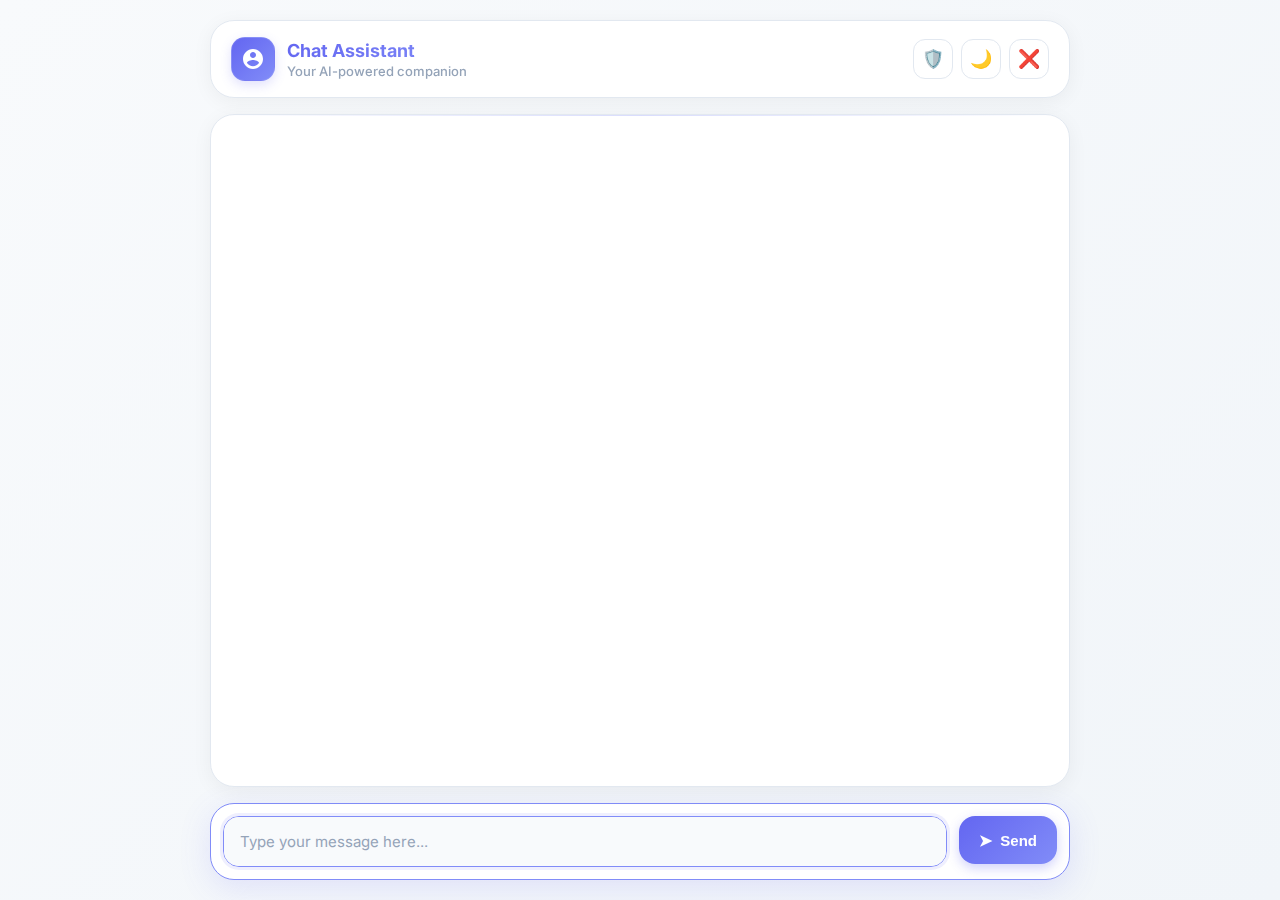
<file: index.html>
<!-- <!doctype html>
<html lang="en" data-theme="auto">
  <head>
    <meta charset="utf-8" />
    <meta name="viewport" content="width=device-width, initial-scale=1" />
    <title>Chatbot UI (Standalone)</title>
    <meta name="description" content="Lightweight chatbot UI with HTML, CSS, and JS" />
    <link rel="preconnect" href="https://fonts.googleapis.com" />
    <link rel="preconnect" href="https://fonts.gstatic.com" crossorigin />
    <link href="https://fonts.googleapis.com/css2?family=Inter:wght@400;500;600&display=swap" rel="stylesheet" />
    <link rel="stylesheet" href="style.css" />
  </head>
  <body>
    <div class="app">
      <header class="app__header" role="banner">
        <div class="brand">
          <div class="brand__logo" aria-hidden="true">💬</div>
          <div class="brand__text">
            <h1 class="brand__title">AI Assistant</h1>
            <p class="brand__subtitle">Continue your conversation</p>
            <p class="brand__subtitle">Standalone HTML • CSS • JS</p> --> 
        <!--  </div>
        </div>
        <div class="header__actions">
          <button id="themeToggle" class="icon-btn" type="button" aria-label="Toggle theme" title="Toggle theme">
            <span class="icon" aria-hidden="true">🌙</span>
          </button>
          <button id="clearChat" class="icon-btn" type="button" aria-label="Clear chat" title="Clear chat">❌</button>
        </div>
      </header>

      <main class="chat" id="chat" aria-live="polite" aria-label="Chat conversation" tabindex="0"></main>

      <div id="typing" class="typing" aria-hidden="true">
        <div class="typing__avatar">🤖</div>
        <div class="typing__bubble" aria-label="Assistant is typing">
          <span></span><span></span><span></span>
        </div>
      </div>

      <form id="composer" class="composer" aria-label="Message composer">
        <label class="sr-only" for="message">Your message</label>
        <textarea
          id="message"
          class="composer__input"
          placeholder="Type a message..."
          rows="1"
          spellcheck="true"
          autocomplete="off"
        ></textarea>
        <div class="composer__actions">
          <button id="send" class="send-btn" type="submit" aria-label="Send message">
            <span class="send-btn__icon" aria-hidden="true">➤</span>
            <span class="send-btn__text">Send</span>
          </button>
        </div>
      </form>
    </div>

    <script src="app.js"></script>
  </body>
  </html> -->


  <!doctype html>
<html lang="en" data-theme="auto">
  <head>
    <meta charset="utf-8" />
    <meta name="viewport" content="width=device-width, initial-scale=1" />
    <title>Chatbot UI • Modern Assistant</title>
    <meta name="description" content="A modern, clean chatbot interface with smooth interactions and beautiful design" />
    <link rel="preconnect" href="https://fonts.googleapis.com" />
    <link rel="preconnect" href="https://fonts.gstatic.com" crossorigin />
    <link href="https://fonts.googleapis.com/css2?family=Inter:wght@400;500;600;700&display=swap" rel="stylesheet" />
    <link rel="stylesheet" href="styles.css" />
  </head>
  <body>
    <div class="app">
      <header class="app__header" role="banner">
        <div class="brand">
          <div class="brand__logo" aria-hidden="true">
            <svg viewBox="0 0 24 24" width="24" height="24">
              <path d="M12 2C6.48 2 2 6.48 2 12s4.48 10 10 10 10-4.48 10-10S17.52 2 12 2zm0 3c1.66 0 3 1.34 3 3s-1.34 3-3 3-3-1.34-3-3 1.34-3 3-3zm0 14.2c-2.5 0-4.71-1.28-6-3.22.03-1.99 4-3.08 6-3.08 1.99 0 5.97 1.09 6 3.08-1.29 1.94-3.5 3.22-6 3.22z"/>
            </svg>
          </div>
          <div class="brand__text">
            <h1 class="brand__title">Chat Assistant</h1>
            <p class="brand__subtitle">Your AI-powered companion</p>
          </div>
        </div>
        <div class="header__actions">
          <button id="modeToggle" class="icon-btn mode-btn" type="button" aria-label="Toggle defence mode" title="Defence mode">
            <span class="icon" aria-hidden="true">🛡️</span>
          </button>
          <button id="themeToggle" class="icon-btn" type="button" aria-label="Toggle theme" title="Toggle theme">
            <span class="icon" aria-hidden="true">🌓</span>
          </button>
          <button id="clearChat" class="icon-btn" type="button" aria-label="Clear chat" title="Clear chat">
            <span aria-hidden="true">❌</span>
          </button>
        </div>
        <!-- 🗑️ -->
         
      </header>

      <main class="chat" id="chat" aria-live="polite" aria-label="Chat conversation" tabindex="0"></main>

      <div id="typing" class="typing" aria-hidden="true">
        <div class="typing__avatar">🤖</div>
        <div class="typing__bubble" aria-label="Assistant is typing">
          <span></span><span></span><span></span>
        </div>
      </div>

      <form id="composer" class="composer" aria-label="Message composer">
        <label class="sr-only" for="message">Your message</label>
        <textarea
          id="message"
          class="composer__input"
          placeholder="Type your message here..."
          rows="1"
          spellcheck="true"
          autocomplete="off"
          autofocus
        ></textarea>
        <div class="composer__actions">
          <button id="send" class="send-btn" type="submit" aria-label="Send message">
            <span class="send-btn__icon" aria-hidden="true">➤</span>
            <span class="send-btn__text">Send</span>
          </button>
        </div>
      </form>
    </div>

    <script src="app.js"></script>
  </body>
</html>
</file>
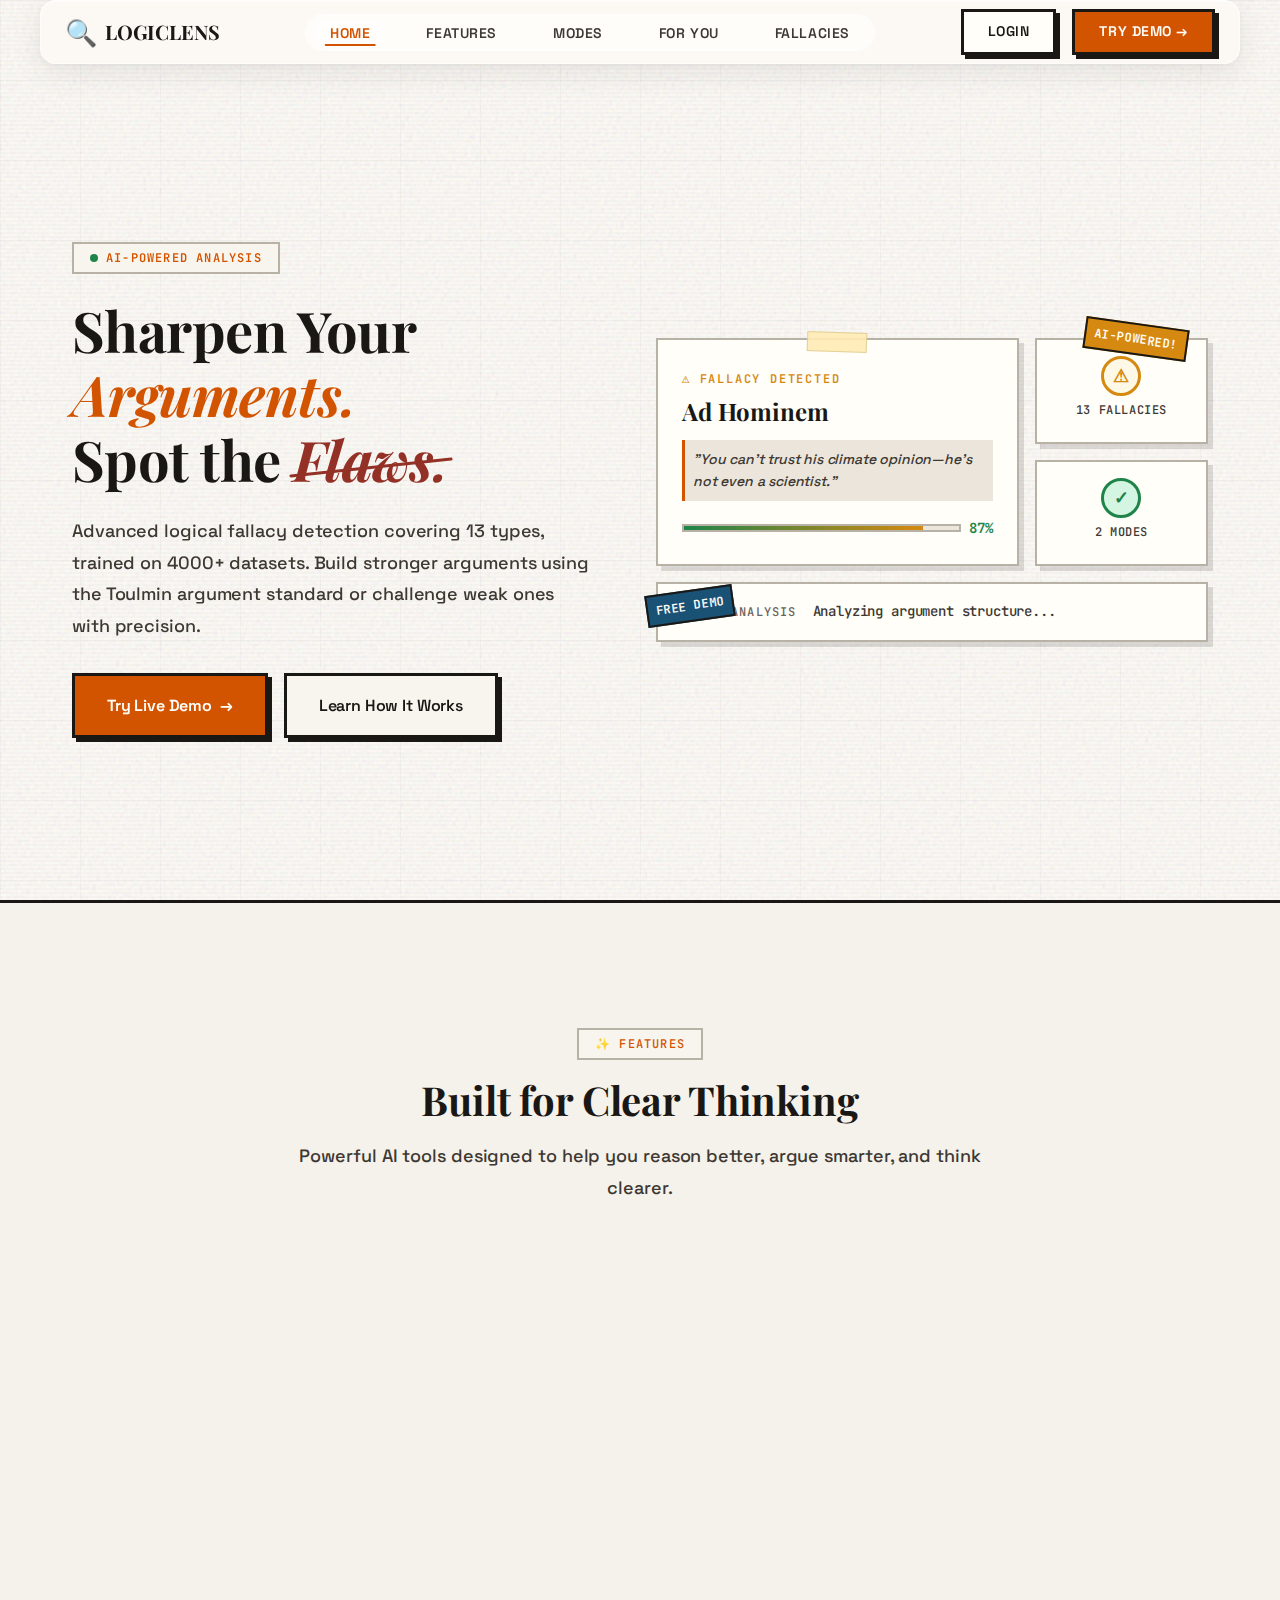
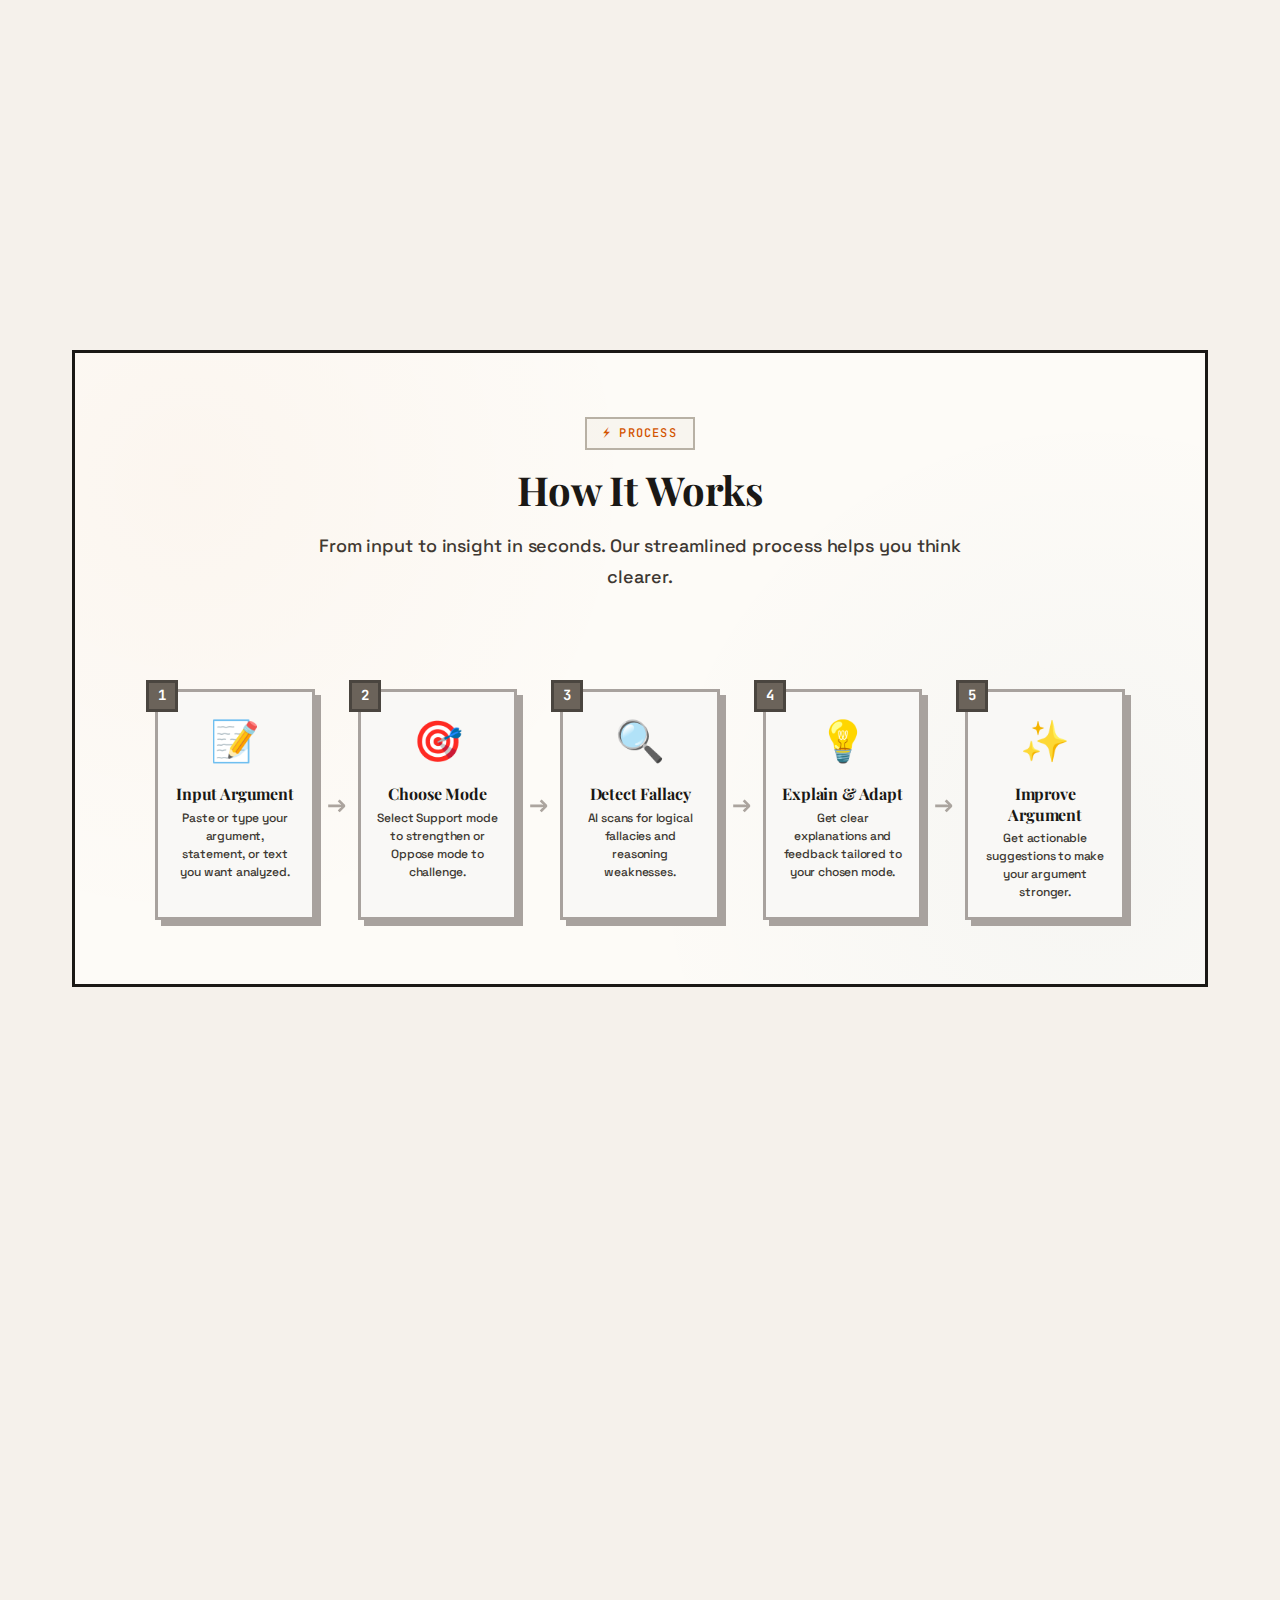
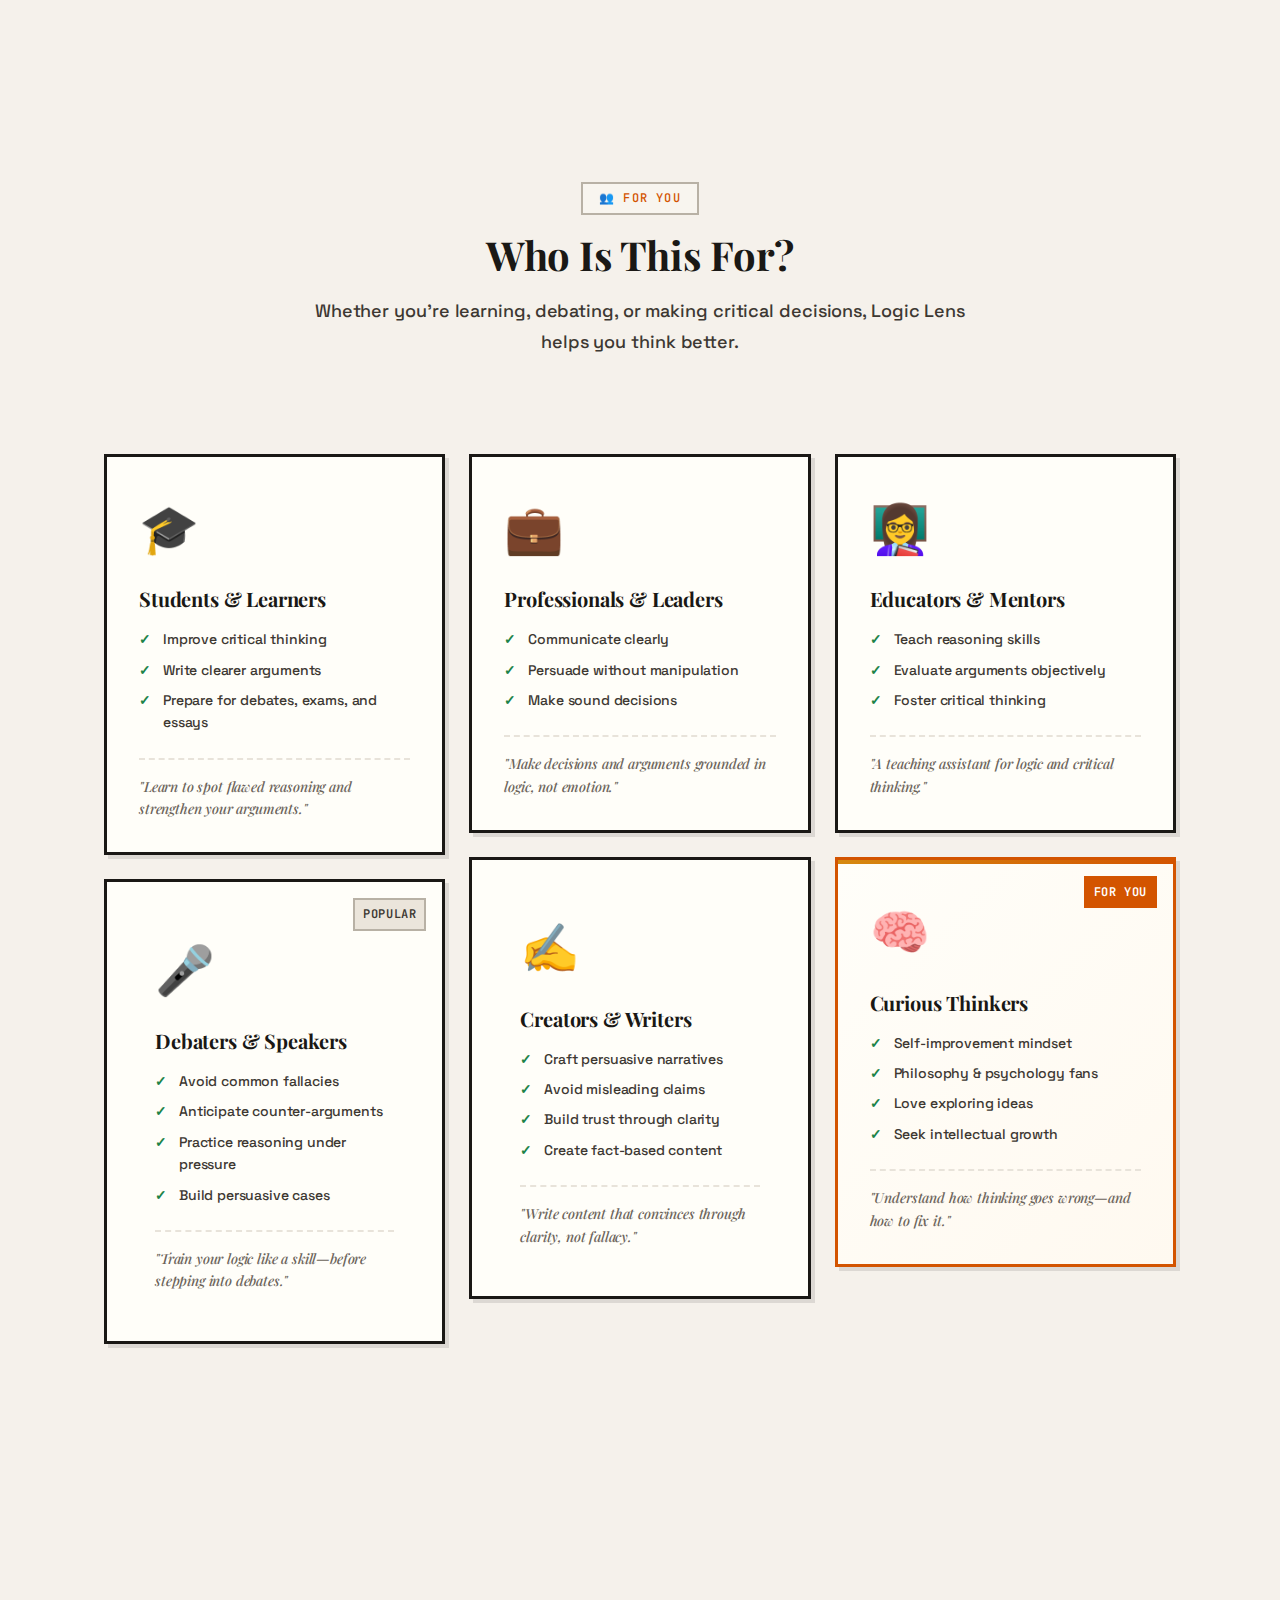
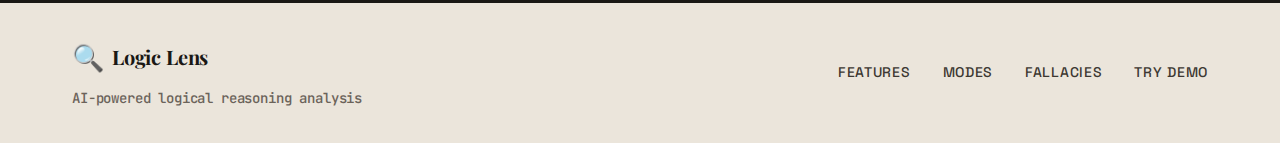
<file: public/index.html>
<!DOCTYPE html>
<html lang="en">
<head>
  <meta charset="UTF-8">
  <meta name="viewport" content="width=device-width, initial-scale=1.0">
  <title>Logic Lens - AI Fallacy Detector & Reasoning Coach</title>
  <link rel="stylesheet" href="styles.css">
  <link rel="icon" href="data:image/svg+xml,<svg xmlns='http://www.w3.org/2000/svg' viewBox='0 0 100 100'><text y='.9em' font-size='90'>🔍</text></svg>">
</head>
<body>
    
  <!-- Updated Navigation Section -->
    <nav class="navbar" id="navbar">
    <div class="nav-container">
        <a href="index.html" class="logo">
        <span class="logo-icon">🔍</span>
        LOGICLENS
        </a>
        
        <ul class="nav-links">
        <li><a href="#home">Home</a></li>
        <li><a href="#features">Features</a></li>
        <li><a href="#modes">Modes</a></li>
        <li><a href="#audience">For You</a></li>
        <li><a href="fallacies.html">Fallacies</a></li>
        </ul>
        
        <div class="nav-actions">
        <a href="login.html" class="nav-login">
            <span>Login</span>
        </a>
        <a href="chat.html" class="nav-cta">
            Try Demo
            <span>→</span>
        </a>
        </div>
        
        <button class="nav-toggle" id="navToggle" aria-label="Toggle menu">
        <span></span>
        <span></span>
        <span></span>
        </button>
    </div>
    </nav>

  <!-- Hero Section - Retro Vintage Style -->
  <section class="hero" id="home">
    <!-- Retro Background Effects -->
    <div class="hero-bg">
      <div class="grain-overlay"></div>
      <div class="scan-lines"></div>
      <div class="retro-grid"></div>
    </div>

    <div class="hero-container">
      <!-- Left Content -->
      <div class="hero-content">
        <div class="retro-badge">
          <span class="badge-indicator"></span>
          <span>AI-Powered Analysis</span>
        </div>
        
        <h1 class="hero-title">
          <span class="title-line">Sharpen Your</span>
          <span class="title-line accent">Arguments.</span>
          <span class="title-line">Spot the <em>Flaws.</em></span>
        </h1>
        
        <p class="hero-subtitle">
          Advanced logical fallacy detection covering 13 types, trained on 4000+ datasets. 
          Build stronger arguments using the Toulmin argument standard or challenge weak ones with precision.
        </p>
        
        <div class="hero-ctas">
          <a href="chat.html" class="btn btn-retro-primary">
            <span>Try Live Demo</span>
            <span class="btn-arrow">→</span>
          </a>
          <a href="#features" class="btn btn-retro-secondary">
            <span>Learn How It Works</span>
          </a>
        </div>
      </div>
      
      <!-- Right Visual - Pinterest Collage Style -->
      <div class="hero-visual">
        <!-- Retro Stickers -->
        <div class="retro-sticker sticker-1">AI-Powered!</div>
        <div class="retro-sticker sticker-2">Free Demo</div>
        
        <div class="collage-grid">
          <!-- Main Card (Polaroid Style) -->
          <div class="collage-card card-main">
            <div class="card-tape"></div>
            <div class="card-content">
              <span class="card-label">⚠ Fallacy Detected</span>
              <h3>Ad Hominem</h3>
              <p class="card-quote">"You can't trust his climate opinion—he's not even a scientist."</p>
              <div class="confidence-dial">
                <div class="dial-track">
                  <div class="dial-fill" style="--fill: 87%"></div>
                </div>
                <span class="dial-value">87%</span>
              </div>
            </div>
          </div>
          
          <!-- Small Card 1 -->
          <div class="collage-card card-small card-1">
            <div class="stamp stamp-warning">⚠</div>
            <span>13 Fallacies</span>
          </div>
          
          <!-- Small Card 2 -->
          <div class="collage-card card-small card-2">
            <div class="stamp stamp-success">✓</div>
            <span>2 Modes</span>
          </div>
          
          <!-- Analysis Card -->
          <div class="collage-card card-analysis">
            <div class="card-header-retro">
              <span class="status-light"></span>
              <span>Live Analysis</span>
            </div>
            <div class="typewriter-text">
              <span>Analyzing argument structure...</span>
            </div>
          </div>
        </div>
      </div>
    </div>
  </section>

  <!-- Main Content Sections -->
  <main class="sections-container">
    <div class="container">
      
      <!-- Section Header -->
      <div class="section-header" id="features">
        <span class="section-badge">✨ Features</span>
        <h2 class="section-title">Built for Clear Thinking</h2>
        <p class="section-subtitle">
          Powerful AI tools designed to help you reason better, argue smarter, and think clearer.
        </p>
      </div>
      
      <!-- Masonry Grid -->
      <div class="masonry-grid">
        
        <!-- Feature: Explainable Reasoning (Featured) -->
        <div class="masonry-card card-featured">
          <div class="card-icon">🧠</div>
          <h3 class="card-title">Explainable Reasoning</h3>
          <p class="card-description">
            Every analysis comes with clear, step-by-step explanations. Understand not just what fallacy was detected, but why it matters and how the reasoning breaks down.
          </p>
          <ul class="feature-list">
            <li>
              <span class="check">✓</span>
              <span>Detailed breakdown of logical structure</span>
            </li>
            <li>
              <span class="check">✓</span>
              <span>Plain-language explanations</span>
            </li>
            <li>
              <span class="check">✓</span>
              <span>Educational insights with each analysis</span>
            </li>
            <li>
              <span class="check">✓</span>
              <span>Links to learn more about each fallacy</span>
            </li>
          </ul>
        </div>
        
        <!-- Feature: Argument Reconstruction -->
        <div class="masonry-card">
          <div class="card-icon">🔨</div>
          <h3 class="card-title">Argument Reconstruction</h3>
          <p class="card-description">
            Don't just identify problems—fix them. Get AI-powered suggestions to rebuild your arguments on solid logical foundations.
          </p>
        </div>
        
        <!-- Feature: Emotion-Aware -->
        <div class="masonry-card">
          <div class="card-icon">💭</div>
          <h3 class="card-title">Emotion-Aware Responses</h3>
          <p class="card-description">
            Our AI understands context and tone, providing feedback that's constructive and encouraging while remaining precise.
          </p>
        </div>
        
      </div>
      
      <!-- How It Works - Workflow Section -->
      <div class="workflow-section" id="how-it-works">
        <div class="section-header">
          <span class="section-badge">⚡ Process</span>
          <h2 class="section-title">How It Works</h2>
          <p class="section-subtitle">
            From input to insight in seconds. Our streamlined process helps you think clearer.
          </p>
        </div>
        
        <div class="workflow-container">
          <!-- Step 1 -->
          <div class="workflow-step">
            <div class="step-number">1</div>
            <div class="step-icon">📝</div>
            <h4 class="step-title">Input Argument</h4>
            <p class="step-desc">Paste or type your argument, statement, or text you want analyzed.</p>
          </div>
          
          <div class="workflow-arrow">→</div>
          
          <!-- Step 2 -->
          <div class="workflow-step">
            <div class="step-number">2</div>
            <div class="step-icon">🎯</div>
            <h4 class="step-title">Choose Mode</h4>
            <p class="step-desc">Select Support mode to strengthen or Oppose mode to challenge.</p>
          </div>
          
          <div class="workflow-arrow">→</div>
          
          <!-- Step 3 -->
          <div class="workflow-step">
            <div class="step-number">3</div>
            <div class="step-icon">🔍</div>
            <h4 class="step-title">Detect Fallacy</h4>
            <p class="step-desc">AI scans for logical fallacies and reasoning weaknesses.</p>
          </div>
          
          <div class="workflow-arrow">→</div>
          
          <!-- Step 4 -->
          <div class="workflow-step">
            <div class="step-number">4</div>
            <div class="step-icon">💡</div>
            <h4 class="step-title">Explain & Adapt</h4>
            <p class="step-desc">Get clear explanations and feedback tailored to your chosen mode.</p>
          </div>
          
          <div class="workflow-arrow">→</div>
          
          <!-- Step 5 -->
          <div class="workflow-step">
            <div class="step-number">5</div>
            <div class="step-icon">✨</div>
            <h4 class="step-title">Improve Argument</h4>
            <p class="step-desc">Get actionable suggestions to make your argument stronger.</p>
          </div>
        </div>
      </div>
      
      <!-- Continue Masonry Grid for Modes -->
      <div class="masonry-grid" style="margin-top: var(--spacing-4xl);">
        
        <!-- Mode: Support (Tall Card) -->
        <div class="masonry-card card-tall mode-card support" id="modes">
          <span class="mode-tag">SUPPORT MODE</span>
          <div class="card-icon">🤝</div>
          <h3 class="card-title">Build Stronger Arguments</h3>
          <p class="card-description">
            Get constructive coaching to strengthen your reasoning. Perfect for refining essays, presentations, or debate prep.
          </p>
          <ul class="feature-list">
            <li>
              <span class="check">✓</span>
              <span>Constructive feedback approach</span>
            </li>
            <li>
              <span class="check">✓</span>
              <span>Improvement suggestions</span>
            </li>
            <li>
              <span class="check">✓</span>
              <span>Strength identification</span>
            </li>
          </ul>
        </div>
        
        <!-- Mode: Oppose -->
        <div class="masonry-card card-tall mode-card oppose">
          <span class="mode-tag">OPPOSE MODE</span>
          <div class="card-icon">⚔️</div>
          <h3 class="card-title">Challenge Any Argument</h3>
          <p class="card-description">
            Take a critical stance on any argument. Identify weaknesses, spot fallacies, and prepare counter-arguments.
          </p>
          <ul class="feature-list">
            <li>
              <span class="check">✓</span>
              <span>Critical analysis mode</span>
            </li>
            <li>
              <span class="check">✓</span>
              <span>Weakness identification</span>
            </li>
            <li>
              <span class="check">✓</span>
              <span>Counter-argument generation</span>
            </li>
          </ul>
        </div>
        
        <!-- Stats Card -->
        <div class="masonry-card">
          <div class="card-icon">📊</div>
          <h3 class="card-title">By the Numbers</h3>
          <div class="stats-grid">
            <div class="stat-item">
              <div class="stat-value">13</div>
              <div class="stat-label">Fallacy Types</div>
            </div>
            <div class="stat-item">
              <div class="stat-value">2</div>
              <div class="stat-label">Analysis Modes</div>
            </div>
            <div class="stat-item">
              <div class="stat-value">4000+</div>
              <div class="stat-label">Used Datasets</div>
            </div>
            <div class="stat-item">
              <div class="stat-value">Toulmin </div>
              <div class="stat-label">Standard</div>
            </div>
          </div>
        </div>
        
      </div>
      
      <!-- Audience Section -->
      <section class="audience-section" id="audience">
        <div class="section-header">
          <span class="section-badge">👥 For You</span>
          <h2 class="section-title">Who Is This For?</h2>
          <p class="section-subtitle">
            Whether you're learning, debating, or making critical decisions, Logic Lens helps you think better.
          </p>
        </div>
        
        <div class="pinterest-masonry">
          <!-- Audience: Students & Learners -->
          <div class="pin-card">
            <div class="pin-emoji">🎓</div>
            <h3 class="pin-title">Students & Learners</h3>
            <ul class="pin-benefits">
              <li>Improve critical thinking</li>
              <li>Write clearer arguments</li>
              <li>Prepare for debates, exams, and essays</li>
            </ul>
            <p class="pin-quote">"Learn to spot flawed reasoning and strengthen your arguments."</p>
          </div>
          
          <!-- Audience: Debaters & Public Speakers -->
          <div class="pin-card pin-tall">
            <div class="pin-emoji">🎤</div>
            <h3 class="pin-title">Debaters & Speakers</h3>
            <ul class="pin-benefits">
              <li>Avoid common fallacies</li>
              <li>Anticipate counter-arguments</li>
              <li>Practice reasoning under pressure</li>
              <li>Build persuasive cases</li>
            </ul>
            <p class="pin-quote">"Train your logic like a skill—before stepping into debates."</p>
            <div class="pin-tag">Popular</div>
          </div>
          
          <!-- Audience: Professionals & Leaders -->
          <div class="pin-card">
            <div class="pin-emoji">💼</div>
            <h3 class="pin-title">Professionals & Leaders</h3>
            <ul class="pin-benefits">
              <li>Communicate clearly</li>
              <li>Persuade without manipulation</li>
              <li>Make sound decisions</li>
            </ul>
            <p class="pin-quote">"Make decisions and arguments grounded in logic, not emotion."</p>
          </div>
          
          <!-- Audience: Content Creators & Writers -->
          <div class="pin-card pin-tall">
            <div class="pin-emoji">✍️</div>
            <h3 class="pin-title">Creators & Writers</h3>
            <ul class="pin-benefits">
              <li>Craft persuasive narratives</li>
              <li>Avoid misleading claims</li>
              <li>Build trust through clarity</li>
              <li>Create fact-based content</li>
            </ul>
            <p class="pin-quote">"Write content that convinces through clarity, not fallacy."</p>
          </div>
          
          <!-- Audience: Educators & Mentors -->
          <div class="pin-card">
            <div class="pin-emoji">👩‍🏫</div>
            <h3 class="pin-title">Educators & Mentors</h3>
            <ul class="pin-benefits">
              <li>Teach reasoning skills</li>
              <li>Evaluate arguments objectively</li>
              <li>Foster critical thinking</li>
            </ul>
            <p class="pin-quote">"A teaching assistant for logic and critical thinking."</p>
          </div>
          
          <!-- Audience: Curious Thinkers -->
          <div class="pin-card pin-featured">
            <div class="pin-emoji">🧠</div>
            <h3 class="pin-title">Curious Thinkers</h3>
            <ul class="pin-benefits">
              <li>Self-improvement mindset</li>
              <li>Philosophy & psychology fans</li>
              <li>Love exploring ideas</li>
              <li>Seek intellectual growth</li>
            </ul>
            <p class="pin-quote">"Understand how thinking goes wrong—and how to fix it."</p>
            <div class="pin-tag accent">For You</div>
          </div>
        </div>
      </section>
      
    </div>
  </main>

  <!-- Footer -->
  <footer class="footer">
    <div class="footer-content">
      <div class="footer-brand">
        <a href="index.html" class="logo">
          <span class="logo-icon">🔍</span>
          Logic Lens
        </a>
        <p>AI-powered logical reasoning analysis</p>
      </div>
      <div class="footer-links">
        <a href="#features">Features</a>
        <a href="#modes">Modes</a>
        <a href="fallacies.html">Fallacies</a>
        <a href="chat.html">Try Demo</a>
      </div>
    </div>
  </footer>

  <script src="app.js"></script>
</body>
</html>
</file>
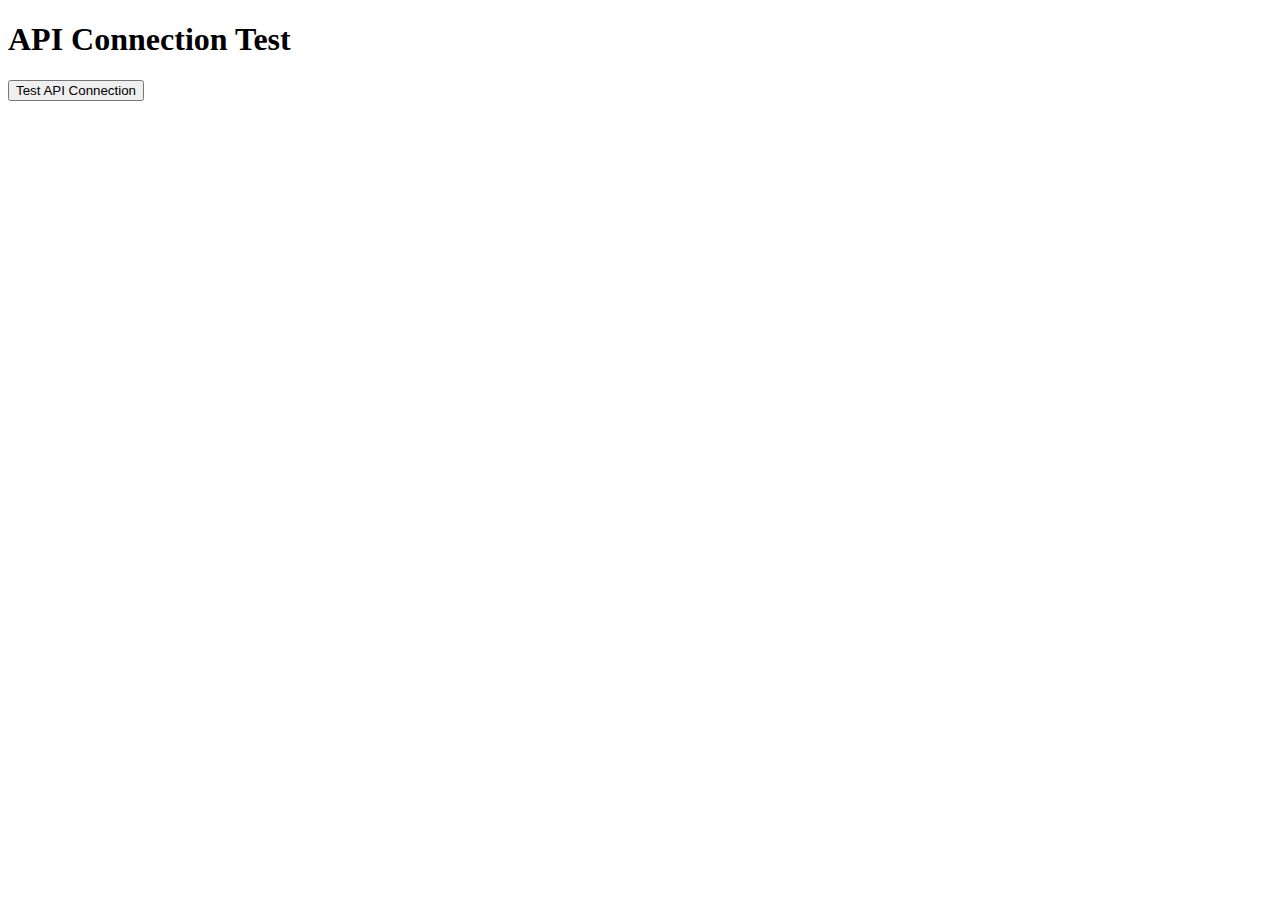
<file: test_api.html>
<!DOCTYPE html>
<html>
<head>
    <title>API Test</title>
</head>
<body>
    <h1>API Connection Test</h1>
    <button onclick="testAPI()">Test API Connection</button>
    <pre id="result"></pre>

    <script>
        async function testAPI() {
            const resultEl = document.getElementById('result');
            resultEl.textContent = 'Testing...';
            
            try {
                const response = await fetch('http://localhost:5001/api/get_chat_history');
                const data = await response.json();
                resultEl.textContent = 'SUCCESS!\n' + JSON.stringify(data, null, 2);
            } catch (error) {
                resultEl.textContent = 'ERROR: ' + error.message + '\n\nMake sure Flask server is running on port 5001';
            }
        }
    </script>
</body>
</html>
</file>
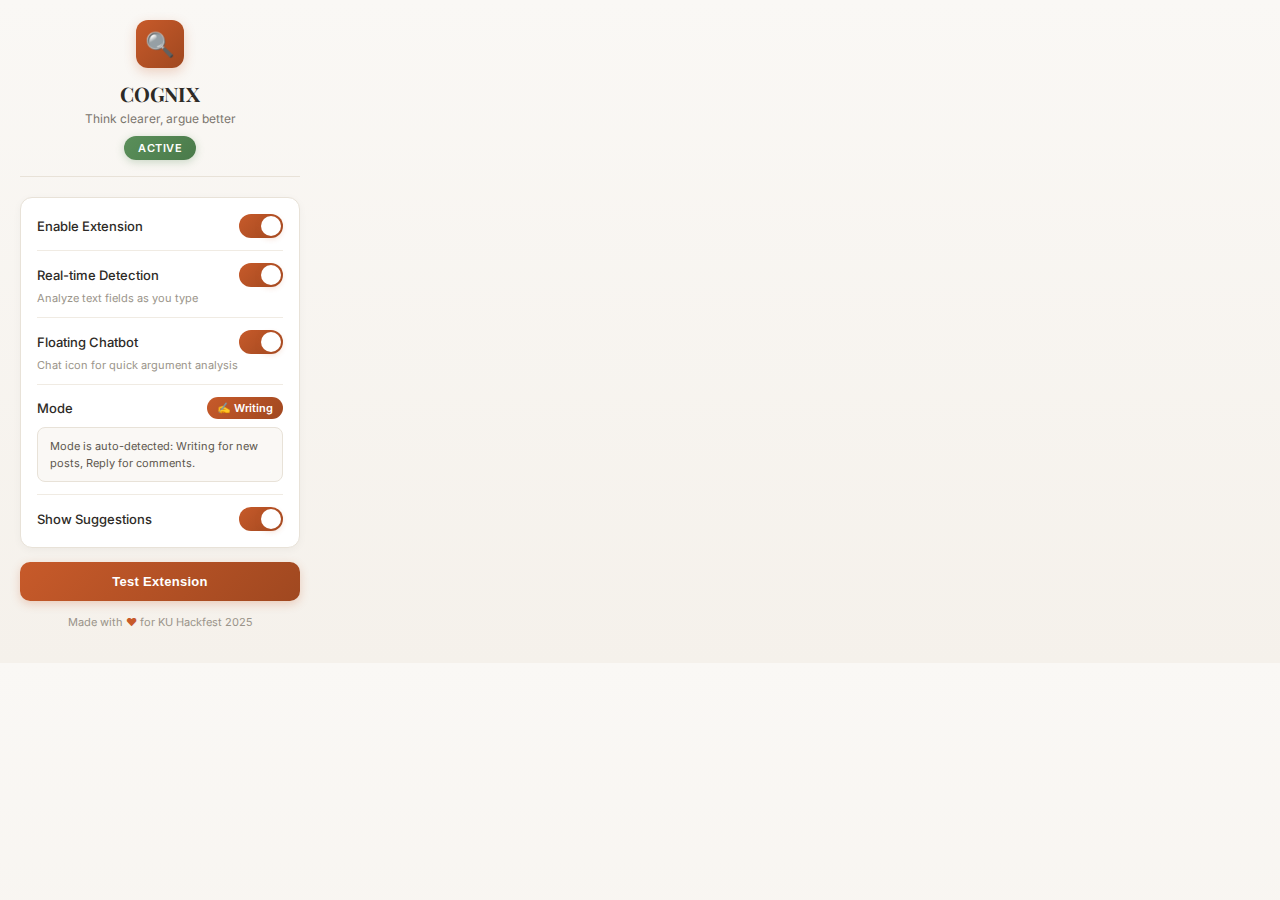
<file: extension/popup.html>
<!DOCTYPE html>
<html lang="en">
<head>
  <meta charset="UTF-8">
  <meta name="viewport" content="width=device-width, initial-scale=1.0">
  <title>COGNIX - Reasoning Assistant</title>
  <style>
    @import url('https://fonts.googleapis.com/css2?family=Playfair+Display:wght@600;700&family=Inter:wght@400;500;600&display=swap');
    
    * {
      margin: 0;
      padding: 0;
      box-sizing: border-box;
    }
    
    body {
      width: 320px;
      font-family: 'Inter', -apple-system, BlinkMacSystemFont, sans-serif;
      background: linear-gradient(180deg, #faf8f5 0%, #f5f1eb 100%);
      color: #2d2a26;
    }
    
    .container {
      padding: 20px;
    }
    
    /* Header */
    .header {
      text-align: center;
      margin-bottom: 20px;
      padding-bottom: 16px;
      border-bottom: 1px solid #e8e2d8;
    }
    
    .logo-icon {
      width: 48px;
      height: 48px;
      margin: 0 auto 12px;
      background: linear-gradient(135deg, #c75a2a 0%, #a04820 100%);
      border-radius: 12px;
      display: flex;
      align-items: center;
      justify-content: center;
      box-shadow: 0 4px 12px rgba(199, 90, 42, 0.25);
    }
    
    .logo-icon img {
      width: 32px;
      height: 32px;
    }
    
    .logo-icon::after {
      content: '🔍';
      font-size: 24px;
    }
    
    h1 {
      font-family: 'Playfair Display', Georgia, serif;
      font-size: 20px;
      font-weight: 700;
      color: #2d2a26;
      margin-bottom: 4px;
      letter-spacing: -0.3px;
    }
    
    .tagline {
      font-size: 12px;
      color: #7a756d;
    }
    
    .status-badge {
      display: inline-block;
      padding: 5px 14px;
      border-radius: 20px;
      font-size: 11px;
      font-weight: 600;
      margin-top: 10px;
      text-transform: uppercase;
      letter-spacing: 0.5px;
    }
    
    .status-active {
      background: linear-gradient(135deg, #5a8f5a 0%, #4a7a4a 100%);
      color: white;
      box-shadow: 0 2px 8px rgba(90, 143, 90, 0.3);
    }
    
    .status-inactive {
      background: #b44040;
      color: white;
    }
    
    /* Controls Panel */
    .controls {
      background: #ffffff;
      border: 1px solid #e8e2d8;
      border-radius: 12px;
      padding: 16px;
      margin-bottom: 14px;
      box-shadow: 0 2px 8px rgba(0, 0, 0, 0.04);
    }
    
    .control-group {
      padding: 12px 0;
      border-bottom: 1px solid #f0ebe3;
    }
    
    .control-group:first-child {
      padding-top: 0;
    }
    
    .control-group:last-child {
      border-bottom: none;
      padding-bottom: 0;
    }
    
    label {
      display: flex;
      align-items: center;
      justify-content: space-between;
      font-size: 13px;
      font-weight: 500;
      color: #2d2a26;
    }
    
    input[type="checkbox"] {
      display: none;
    }
    
    .toggle-container {
      position: relative;
      cursor: pointer;
    }
    
    .toggle-switch {
      position: relative;
      width: 44px;
      height: 24px;
      background: #d4cfc5;
      border-radius: 12px;
      transition: background 0.3s ease;
    }
    
    .toggle-switch.active {
      background: linear-gradient(135deg, #c75a2a 0%, #a04820 100%);
    }
    
    .toggle-switch::after {
      content: '';
      position: absolute;
      top: 2px;
      left: 2px;
      width: 20px;
      height: 20px;
      background: white;
      border-radius: 50%;
      transition: transform 0.3s ease, box-shadow 0.3s ease;
      box-shadow: 0 2px 4px rgba(0, 0, 0, 0.15);
    }
    
    .toggle-switch.active::after {
      transform: translateX(20px);
      box-shadow: 0 2px 6px rgba(199, 90, 42, 0.3);
    }
    
    .mode-badge {
      font-size: 11px;
      font-weight: 600;
      background: linear-gradient(135deg, #c75a2a 0%, #a04820 100%);
      color: white;
      padding: 4px 10px;
      border-radius: 12px;
    }
    
    .mode-info {
      margin-top: 8px;
      padding: 10px 12px;
      background: #faf8f5;
      border: 1px solid #e8e2d8;
      border-radius: 8px;
      font-size: 11px;
      line-height: 1.5;
      color: #5c564d;
    }
    
    .toggle-hint {
      font-size: 11px;
      color: #9a948a;
      margin-top: 4px;
    }
    
    /* Test Button */
    button {
      width: 100%;
      padding: 12px;
      background: linear-gradient(135deg, #c75a2a 0%, #a04820 100%);
      border: none;
      border-radius: 10px;
      color: white;
      font-size: 13px;
      font-weight: 600;
      cursor: pointer;
      transition: all 0.25s ease;
      box-shadow: 0 3px 10px rgba(199, 90, 42, 0.25);
      letter-spacing: 0.3px;
    }
    
    button:hover {
      transform: translateY(-2px);
      box-shadow: 0 5px 16px rgba(199, 90, 42, 0.35);
    }
    
    button:active {
      transform: translateY(0);
    }
    
    /* Footer */
    .footer {
      text-align: center;
      padding: 14px;
      font-size: 11px;
      color: #9a948a;
    }
    
    .footer span {
      color: #c75a2a;
    }
    
    /* Notification */
    .notification {
      position: fixed;
      top: 16px;
      left: 50%;
      transform: translateX(-50%);
      background: #5a8f5a;
      color: white;
      padding: 10px 18px;
      border-radius: 8px;
      font-size: 12px;
      font-weight: 600;
      box-shadow: 0 4px 12px rgba(90, 143, 90, 0.3);
      animation: slideDown 0.3s ease;
    }
    
    @keyframes slideDown {
      from {
        opacity: 0;
        transform: translateX(-50%) translateY(-10px);
      }
      to {
        opacity: 1;
        transform: translateX(-50%) translateY(0);
      }
    }
  </style>
</head>
<body>
  <div class="container">
    <div class="header">
      <div class="logo-icon"></div>
      <h1>COGNIX</h1>
      <p class="tagline">Think clearer, argue better</p>
      <div id="status" class="status-badge status-active">Active</div>
    </div>
    
    <div class="controls">
      <div class="control-group">
        <label>
          <span>Enable Extension</span>
          <div class="toggle-container">
            <input type="checkbox" id="enableToggle" checked>
            <div class="toggle-switch active"></div>
          </div>
        </label>
      </div>
      
      <div class="control-group">
        <label>
          <span>Real-time Detection</span>
          <div class="toggle-container">
            <input type="checkbox" id="detectionToggle" checked>
            <div class="toggle-switch active"></div>
          </div>
        </label>
        <div class="toggle-hint">Analyze text fields as you type</div>
      </div>
      
      <div class="control-group">
        <label>
          <span>Floating Chatbot</span>
          <div class="toggle-container">
            <input type="checkbox" id="chatbotToggle" checked>
            <div class="toggle-switch active"></div>
          </div>
        </label>
        <div class="toggle-hint">Chat icon for quick argument analysis</div>
      </div>
      
      <div class="control-group">
        <label>
          <span>Mode</span>
          <span id="currentMode" class="mode-badge">✍️ Writing</span>
        </label>
        <div id="modeInfo" class="mode-info">
          Mode is auto-detected: Writing for new posts, Reply for comments.
        </div>
      </div>
      
      <div class="control-group">
        <label>
          <span>Show Suggestions</span>
          <div class="toggle-container">
            <input type="checkbox" id="suggestionsToggle" checked>
            <div class="toggle-switch active"></div>
          </div>
        </label>
      </div>
    </div>
    
    <button id="testBtn">Test Extension</button>
    
    <div class="footer">
      Made with <span>♥</span> for KU Hackfest 2025
    </div>
  </div>
  
  <script>
    // Handle toggle switch clicks
    document.addEventListener('DOMContentLoaded', () => {
      document.querySelectorAll('.toggle-container').forEach(container => {
        container.addEventListener('click', function(e) {
          e.preventDefault();
          e.stopPropagation();
          
          const checkbox = this.querySelector('input[type="checkbox"]');
          const toggleSwitch = this.querySelector('.toggle-switch');
          
          checkbox.checked = !checkbox.checked;
          toggleSwitch.classList.toggle('active', checkbox.checked);
          
          // Trigger change event
          checkbox.dispatchEvent(new Event('change', { bubbles: true }));
        });
      });
    });
  </script>
  <script src="popup.js"></script>
</body>
</html>
</file>
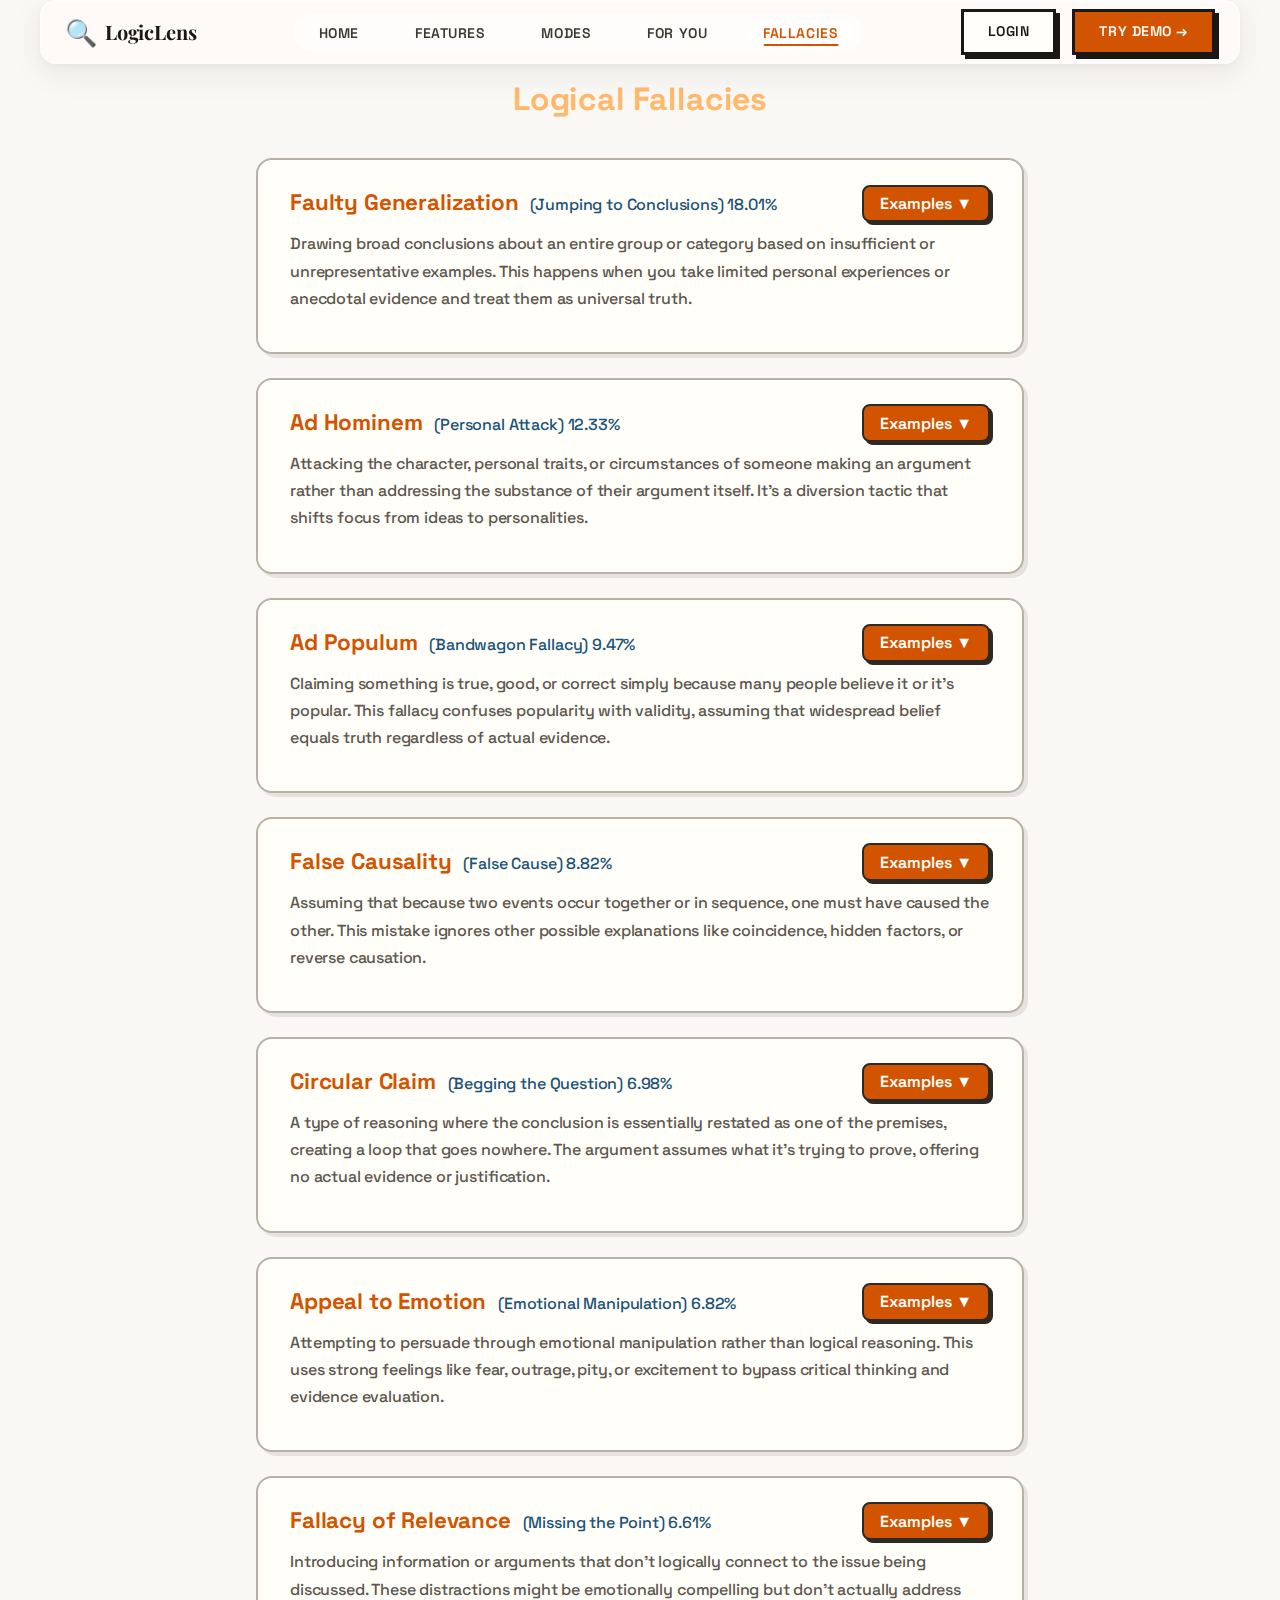
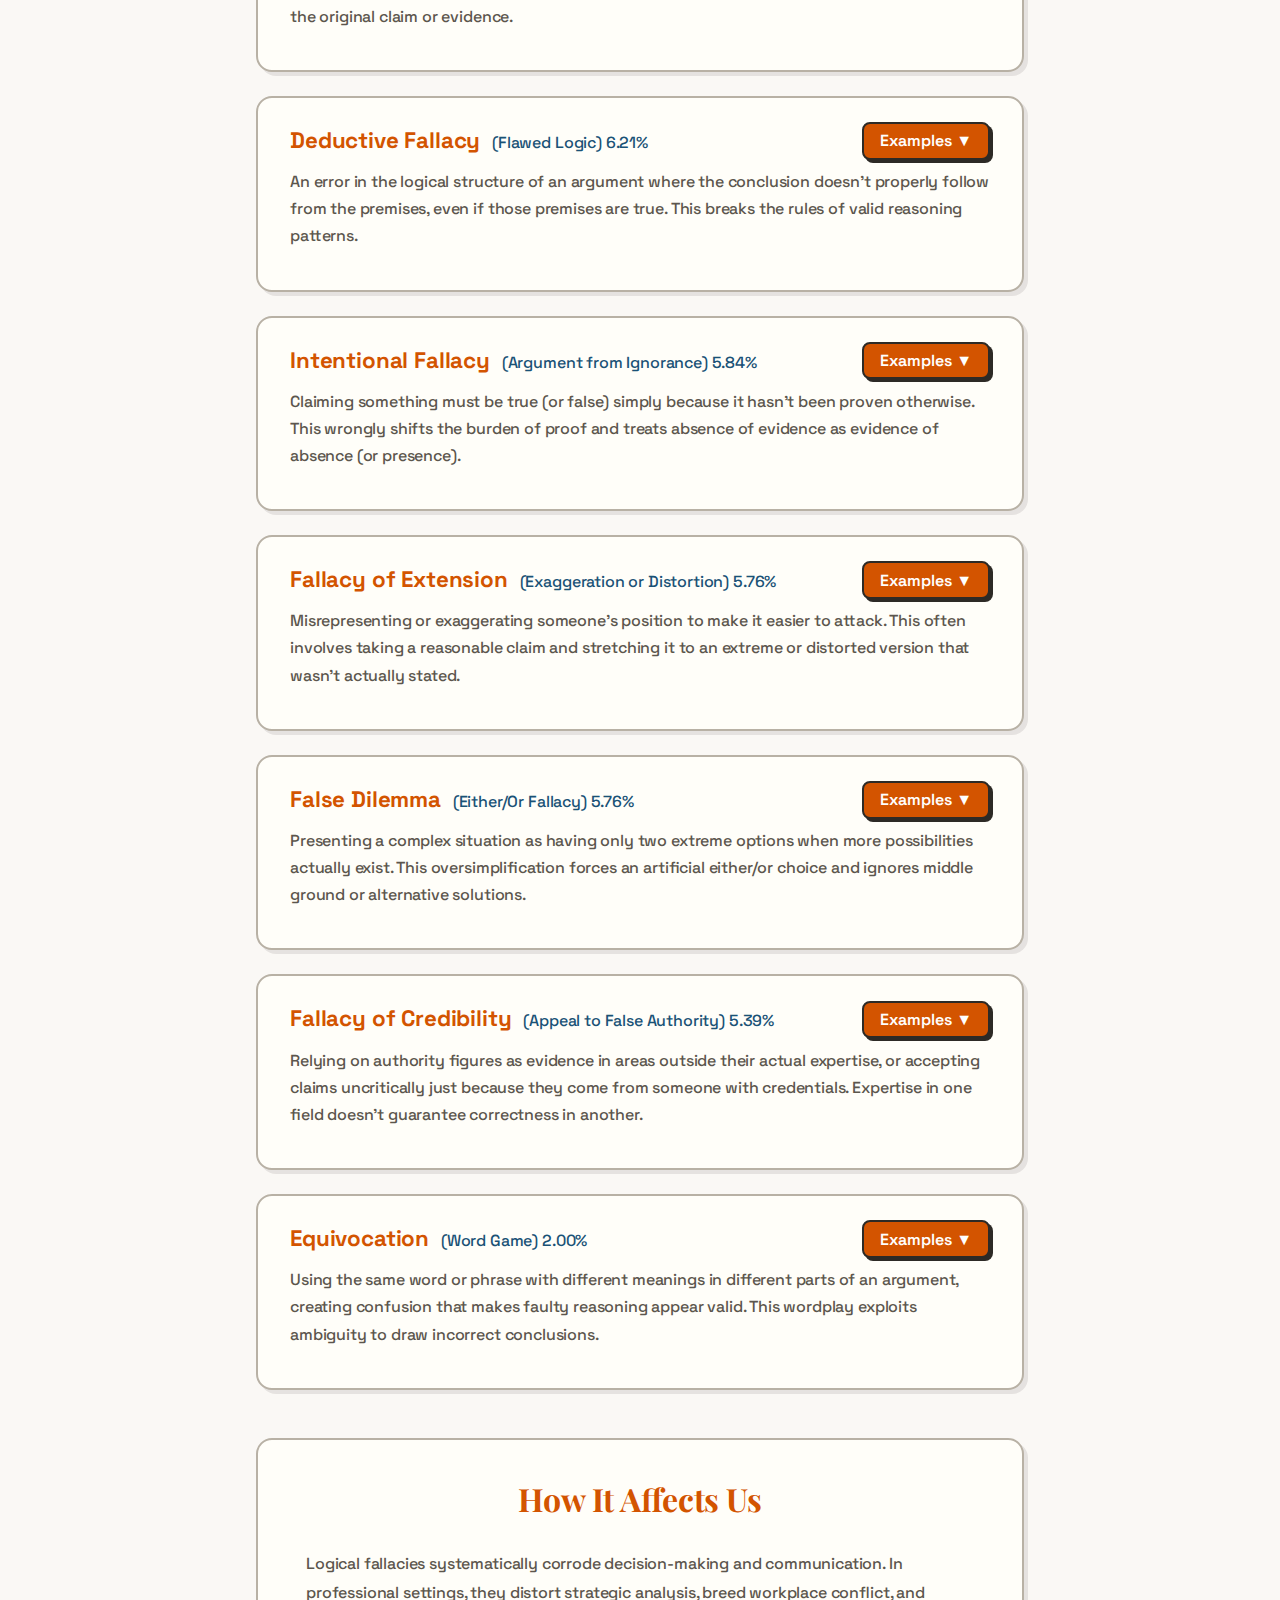
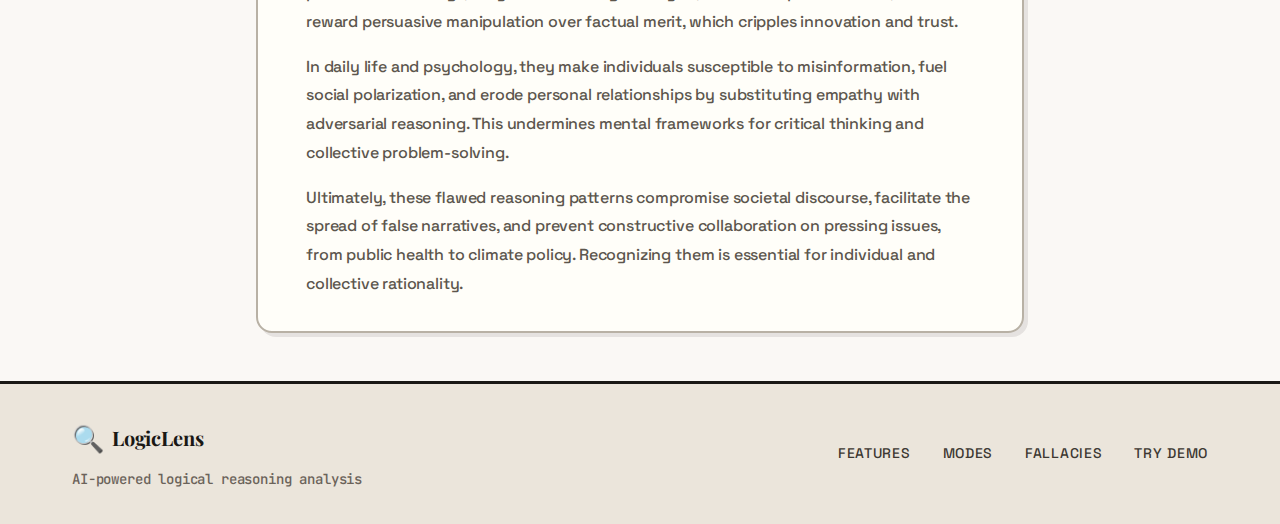
<file: public/fallacies.html>
<!DOCTYPE html>
<html lang="en">

<head>
    <meta charset="UTF-8">
    <meta name="viewport" content="width=device-width, initial-scale=1.0">
    <title>Logical Fallacies - LogicLens</title>
    <link rel="stylesheet" href="styles.css">
    <style>
        /* Retro theme colors matching hero.html */
        body {
            padding-top: 40px;
            background: #faf8f5;
            color: #2d2a26;
            font-family: 'Space Grotesk', 'Segoe UI', Arial, sans-serif;
            margin: 0;
        }

        .fallacy-list {
            max-width: 800px;
            margin: 2rem auto;
            padding: 0 1rem;
        }

        .fallacy-card {
            background: #fffef9;
            border-radius: 1rem;
            margin-bottom: 1.5rem;
            box-shadow: 4px 4px 0 rgba(45, 42, 38, 0.1);
            padding: 1.5rem 2rem;
            position: relative;
            border: 2px solid #b8b1a5;
        }

        .fallacy-title {
            font-size: 1.4rem;
            font-weight: 700;
            color: #d35400;
            margin: 0;
        }

        .fallacy-alias {
            color: #1a5276;
            font-size: 1rem;
            margin-left: 0.5rem;
        }

        .fallacy-desc {
            margin: 0.5rem 0 1rem 0;
            color: #5c564d;
        }

        .dropdown-btn {
            background: #d35400;
            color: white;
            border: 2px solid #2d2a26;
            border-radius: 0.5rem;
            padding: 0.4rem 1rem;
            cursor: pointer;
            font-size: 1rem;
            transition: all 0.15s ease;
            box-shadow: 3px 3px 0 #2d2a26;
            font-weight: 600;
        }

        .dropdown-btn:hover {
            background: #ba4a00;
            transform: translate(1px, 1px);
            box-shadow: 2px 2px 0 #2d2a26;
        }

        .examples-list {
            display: none;
            background: #ebe5db;
            border-radius: 0.5rem;
            margin-top: 1rem;
            padding: 1rem;
            border-left: 3px solid #d35400;
        }

        .examples-list.active {
            display: block;
        }

        .example-scenario {
            color: #2d2a26;
            margin-bottom: 0.5rem;
            font-weight: 600;
        }

        .example-explanation {
            color: #5c564d;
            font-size: 0.98rem;
            margin-bottom: 1.2rem;
            background: #f8f5ef;
            padding: 0.5rem;
            border-radius: 0.375rem;
        }

        .impact-section {
            background: #fffef9;
            border: 2px solid #b8b1a5;
            border-radius: 1rem;
            padding: 2rem 3rem;
            margin: 3rem 0;
            box-shadow: 4px 4px 0 rgba(45, 42, 38, 0.1);
            max-width: 1000px;
            margin-left: auto;
            margin-right: auto;
        }

        .impact-section h2 {
            font-family: 'Playfair Display', Georgia, serif;
            font-size: 2rem;
            font-weight: 700;
            color: #d35400;
            margin-bottom: 1.5rem;
            text-align: center;
        }

        .impact-content p {
            color: #5c564d;
            line-height: 1.8;
            margin-bottom: 1rem;
            font-size: 1rem;
        }

        .impact-content p:last-child {
            margin-bottom: 0;
        }
    </style>
</head>

<body>


    <!-- Updated Navigation Section -->
    <nav class="navbar" id="navbar">
    <div class="nav-container">
        <a href="index.html" class="logo">
        <span class="logo-icon">🔍</span>
        LogicLens
        </a>
        
        <ul class="nav-links">
        <li><a href="#home">Home</a></li>
        <li><a href="#features">Features</a></li>
        <li><a href="#modes">Modes</a></li>
        <li><a href="#audience">For You</a></li>
        <li><a href="fallacies.html">Fallacies</a></li>
        </ul>
        
        <div class="nav-actions">
        <a href="login.html" class="nav-login">
            <span>Login</span>
        </a>
        <a href="chat.html" class="nav-cta">
            Try Demo
            <span>→</span>
        </a>
        </div>
        
        <button class="nav-toggle" id="navToggle" aria-label="Toggle menu">
        <span></span>
        <span></span>
        <span></span>
        </button>
    </div>
    </nav>



    <section class="fallacy-list" id="fallacies">
        <h1 style="color:#ffb86c; text-align:center; margin-bottom:2rem;">Logical Fallacies</h1>
        <!-- Fallacies will be injected here -->
    </section>


    <!-- Footer -->
    <footer class="footer">
        <div class="footer-content">
        <div class="footer-brand">
            <a href="index.html" class="logo">
            <span class="logo-icon">🔍</span>
            LogicLens
            </a>
            <p>AI-powered logical reasoning analysis</p>
        </div>
        <div class="footer-links">
            <a href="#features">Features</a>
            <a href="#modes">Modes</a>
            <a href="fallacies.html">Fallacies</a>
            <a href="chat.html">Try Demo</a>
        </div>
        </div>
    </footer>



    <script>
        // Fallacies data (from logicalfallacy.json)
        const fallacies = [
            { "id": "faulty-generalization", "name": "Faulty Generalization", "alias": "Jumping to Conclusions", "description": "Drawing broad conclusions about an entire group or category based on insufficient or unrepresentative examples. This happens when you take limited personal experiences or anecdotal evidence and treat them as universal truth.", "percentage": "18.01%", "examples": [{ "scenario": "I met a tall man who loved to eat cheese. Now I believe that all tall people like cheese.", "explanation": "This is an example of Faulty Generalization because it fits the definition: Drawing a broad conclusion about a whole group based on too few or unrepresentative examples." }, { "scenario": "Today is so cold, so I don't believe in global warming.", "explanation": "This is an example of Faulty Generalization because it fits the definition: Drawing a broad conclusion about a whole group based on too few or unrepresentative examples." }] },
            { "id": "ad-hominem", "name": "Ad Hominem", "alias": "Personal Attack", "description": "Attacking the character, personal traits, or circumstances of someone making an argument rather than addressing the substance of their argument itself. It's a diversion tactic that shifts focus from ideas to personalities.", "percentage": "12.33%", "examples": [{ "scenario": "What can our new math teacher know? Have you seen how fat she is?", "explanation": "This is an example of Ad Hominem because it fits the definition: Attacking the person making an argument instead of addressing the argument itself." }] },
            { "id": "ad-populum", "name": "Ad Populum", "alias": "Bandwagon Fallacy", "description": "Claiming something is true, good, or correct simply because many people believe it or it's popular. This fallacy confuses popularity with validity, assuming that widespread belief equals truth regardless of actual evidence.", "percentage": "9.47%", "examples": [{ "scenario": "I cannot listen to anyone who does not share my social and political values.", "explanation": "This is an example of Ad Populum because it fits the definition: Claiming something is true or good just because many people believe it or do it." }, { "scenario": "Everyone should like coffee: 95% of teachers do!", "explanation": "This is an example of Ad Populum because it fits the definition: Claiming something is true or good just because many people believe it or do it." }, { "scenario": "Killing thousands of people as a result of drug war campaign is not a crime to humanity because millions of Filipino support it.", "explanation": "This is an example of Ad Populum because it fits the definition: Claiming something is true or good just because many people believe it or do it." }] },
            { "id": "false-causality", "name": "False Causality", "alias": "False Cause", "description": "Assuming that because two events occur together or in sequence, one must have caused the other. This mistake ignores other possible explanations like coincidence, hidden factors, or reverse causation.", "percentage": "8.82%", "examples": [{ "scenario": "Every time I wash my car; it rains. Me washing my car has a definite effect on the weather.", "explanation": "This is an example of False Causality because it fits the definition: Assuming that because two things happen together, one must cause the other." }, { "scenario": "Every severe recession follows a Republican Presidency; therefore Republicans are the cause of recessions.", "explanation": "This is an example of False Causality because it fits the definition: Assuming that because two things happen together, one must cause the other." }] },
            { "id": "circular-claim", "name": "Circular Claim", "alias": "Begging the Question", "description": "A type of reasoning where the conclusion is essentially restated as one of the premises, creating a loop that goes nowhere. The argument assumes what it's trying to prove, offering no actual evidence or justification.", "percentage": "6.98%", "examples": [{ "scenario": "J.K. Rowling is a wonderful writer because she writes so well.", "explanation": "This is an example of Circular Claim because it fits the definition: Restating your conclusion as a reason for believing it, without providing real evidence." }, { "scenario": "She is the best candidate for president because she is better than the other candidates!", "explanation": "This is an example of Circular Claim because it fits the definition: Restating your conclusion as a reason for believing it, without providing real evidence." }] },
            { "id": "appeal-to-emotion", "name": "Appeal to Emotion", "alias": "Emotional Manipulation", "description": "Attempting to persuade through emotional manipulation rather than logical reasoning. This uses strong feelings like fear, outrage, pity, or excitement to bypass critical thinking and evidence evaluation.", "percentage": "6.82%", "examples": [{ "scenario": "It is an outrage that the school wants to remove the vending machines. This is taking our freedom away!", "explanation": "This is an example of Appeal to Emotion because it fits the definition: Using emotional language instead of evidence to persuade people." }, { "scenario": "Vaccines are so unnatural; it's disgusting that people are willing to put something like that in their body.", "explanation": "This is an example of Appeal to Emotion because it fits the definition: Using emotional language instead of evidence to persuade people." }] },
            { "id": "fallacy-of-relevance", "name": "Fallacy of Relevance", "alias": "Missing the Point", "description": "Introducing information or arguments that don't logically connect to the issue being discussed. These distractions might be emotionally compelling but don't actually address the original claim or evidence.", "percentage": "6.61%", "examples": [{ "scenario": "Why are you worried about poverty? Look how many children we abort every day.", "explanation": "This is an example of Fallacy of Relevance because it fits the definition: Bringing up information that doesn't logically connect to the argument being made." }, { "scenario": "Why should we be worrying about how the government treats Native people, when people in our city can't get a job", "explanation": "This is an example of Fallacy of Relevance because it fits the definition: Bringing up information that doesn't logically connect to the argument being made." }] },
            { "id": "deductive-fallacy", "name": "Deductive Fallacy", "alias": "Flawed Logic", "description": "An error in the logical structure of an argument where the conclusion doesn't properly follow from the premises, even if those premises are true. This breaks the rules of valid reasoning patterns.", "percentage": "6.21%", "examples": [{ "scenario": "It is possible to fake the moon landing through special effects. Therefore, the moon landing was a fake using special effects.", "explanation": "This is an example of Deductive Fallacy because it fits the definition: Making a mistake in the logical structure of an argument so the conclusion doesn't really follow." }, { "scenario": "Guns are like hammers—they're both tools with metal parts that could be used to kill someone. And yet it would be ridiculous to restrict the purchase of hammers, so restrictions on purchasing guns are equally ridiculous.", "explanation": "This is an example of Deductive Fallacy because it fits the definition: Making a mistake in the logical structure of an argument so the conclusion doesn't really follow." }] },
            { "id": "intentional-fallacy", "name": "Intentional Fallacy", "alias": "Argument from Ignorance", "description": "Claiming something must be true (or false) simply because it hasn't been proven otherwise. This wrongly shifts the burden of proof and treats absence of evidence as evidence of absence (or presence).", "percentage": "5.84%", "examples": [{ "scenario": "No one has ever been able to prove that extraterrestrials exist, so they must not be real.", "explanation": "This is an example of Intentional Fallacy because it fits the definition: Claiming something must be true because it hasn't been proven false, or vice versa." }, { "scenario": "It's common sense that if you smack your children, they will stop the bad behavior. So don't tell me not to hit my kids.", "explanation": "This is an example of Intentional Fallacy because it fits the definition: Claiming something must be true because it hasn't been proven false, or vice versa." }] },
            { "id": "fallacy-of-extension", "name": "Fallacy of Extension", "alias": "Exaggeration or Distortion", "description": "Misrepresenting or exaggerating someone's position to make it easier to attack. This often involves taking a reasonable claim and stretching it to an extreme or distorted version that wasn't actually stated.", "percentage": "5.76%", "examples": [{ "scenario": "Their support of the discussion of sexual orientation issues is dangerous: they advocate for the exposure of children to sexually explicit materials, which is wrong.", "explanation": "This is an example of Fallacy of Extension because it fits the definition: Misrepresenting or exaggerating someone's position to make it easier to attack." }, { "scenario": "They say we should cut back the defense budget. Their position is that they want to leave our nation completely defenseless!", "explanation": "This is an example of Fallacy of Extension because it fits the definition: Misrepresenting or exaggerating someone's position to make it easier to attack." }] },
            { "id": "false-dilemma", "name": "False Dilemma", "alias": "Either/Or Fallacy", "description": "Presenting a complex situation as having only two extreme options when more possibilities actually exist. This oversimplification forces an artificial either/or choice and ignores middle ground or alternative solutions.", "percentage": "5.76%", "examples": [{ "scenario": "You're either for the war or against the troops.", "explanation": "This is an example of False Dilemma because it fits the definition: Presenting only two options when more actually exist." }, { "scenario": "I don't want to give up my car, so I don't think I can support fighting climate change.", "explanation": "This is an example of False Dilemma because it fits the definition: Presenting only two options when more actually exist." }] },
            { "id": "fallacy-of-credibility", "name": "Fallacy of Credibility", "alias": "Appeal to False Authority", "description": "Relying on authority figures as evidence in areas outside their actual expertise, or accepting claims uncritically just because they come from someone with credentials. Expertise in one field doesn't guarantee correctness in another.", "percentage": "5.39%", "examples": [{ "scenario": "My professor, who has a Ph.D. in Astronomy, once told me that ghosts are real. Therefore, ghosts are real.", "explanation": "This is an example of Fallacy of Credibility because it fits the definition: Using an authority figure as evidence in an area outside their actual expertise." }, { "scenario": "My minister says the Covid vaccine will cause genetic mutations. He has a college degree, and is a holy man, so he must be right.", "explanation": "This is an example of Fallacy of Credibility because it fits the definition: Using an authority figure as evidence in an area outside their actual expertise." }] },
            { "id": "equivocation", "name": "Equivocation", "alias": "Word Game", "description": "Using the same word or phrase with different meanings in different parts of an argument, creating confusion that makes faulty reasoning appear valid. This wordplay exploits ambiguity to draw incorrect conclusions.", "percentage": "2.00%", "examples": [{ "scenario": "I don't see how you can say you're an ethical person. It's so hard to get you to do anything: your work ethic is so bad", "explanation": "This is an example of Equivocation because it fits the definition: Using the same word with different meanings in an argument, often to confuse or mislead." }, { "scenario": "It is immoral to kill an innocent human being. Fetuses are innocent human beings. Therefore, it is immoral to kill fetuses.", "explanation": "This is an example of Equivocation because it fits the definition: Using the same word with different meanings in an argument, often to confuse or mislead." }] }
        ];

        const list = document.querySelector('.fallacy-list');
        fallacies.forEach((f, i) => {
            const card = document.createElement('div');
            card.className = 'fallacy-card';
            card.innerHTML = `
        <div style="display:flex;align-items:center;justify-content:space-between;gap:1rem;">
          <div>
            <span class="fallacy-title">${f.name}</span>
            <span class="fallacy-alias">(${f.alias}) ${f.percentage}</span>
          </div>
          <button class="dropdown-btn" data-index="${i}">Examples ▼</button>
        </div>
        <div class="fallacy-desc">${f.description}</div>
        <div class="examples-list" id="examples-${i}">
          ${f.examples.map(ex => `
            <div class="example-scenario"><b>Scenario:</b> ${ex.scenario}</div>
            <div class="example-explanation">${ex.explanation}</div>
          `).join('')}
        </div>
      `;
            list.appendChild(card);
        });

        // Add impact section
        const impactSection = document.createElement('div');
        impactSection.className = 'impact-section';
        impactSection.innerHTML = `
            <h2>How It Affects Us</h2>
            <div class="impact-content">
                <p>Logical fallacies systematically corrode decision-making and communication. In professional settings, they distort strategic analysis, breed workplace conflict, and reward persuasive manipulation over factual merit, which cripples innovation and trust.</p>
                <p>In daily life and psychology, they make individuals susceptible to misinformation, fuel social polarization, and erode personal relationships by substituting empathy with adversarial reasoning. This undermines mental frameworks for critical thinking and collective problem-solving.</p>
                <p>Ultimately, these flawed reasoning patterns compromise societal discourse, facilitate the spread of false narratives, and prevent constructive collaboration on pressing issues, from public health to climate policy. Recognizing them is essential for individual and collective rationality.</p>
            </div>
        `;
        list.appendChild(impactSection);

        // Dropdown logic
        document.querySelectorAll('.dropdown-btn').forEach(btn => {
            btn.addEventListener('click', function () {
                const idx = this.getAttribute('data-index');
                const el = document.getElementById('examples-' + idx);
                el.classList.toggle('active');
                this.textContent = el.classList.contains('active') ? 'Hide Examples ▲' : 'Examples ▼';
            });
        });
    </script>
    <script src="app.js"></script>
</body>

</html>
</file>
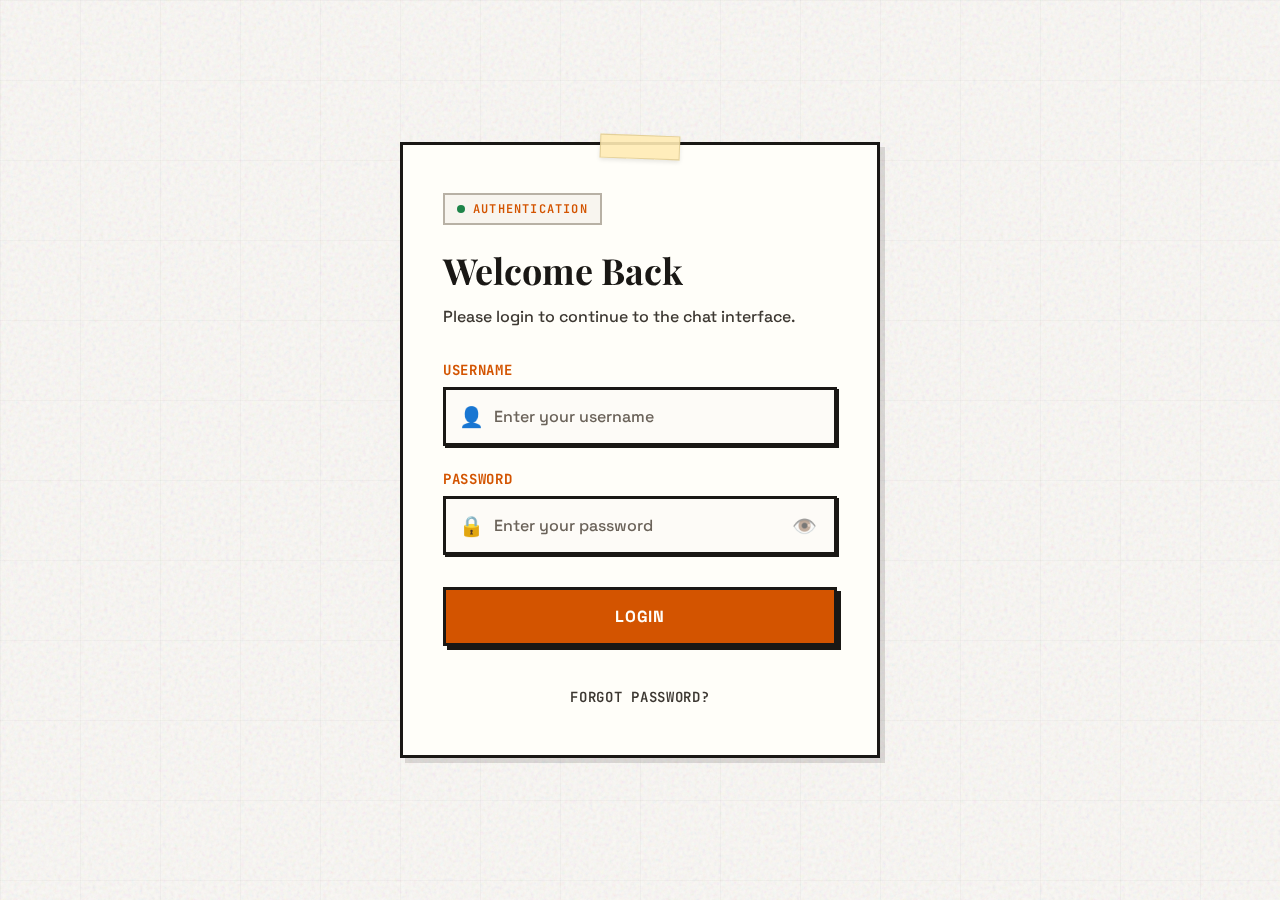
<file: public/login.html>
<!DOCTYPE html>
<html lang="en">
<head>
    <meta charset="UTF-8">
    <meta name="viewport" content="width=device-width, initial-scale=1.0">
    <title>Login - Fallacy</title>
    <link rel="preconnect" href="https://fonts.googleapis.com">
    <link rel="preconnect" href="https://fonts.gstatic.com" crossorigin>
    <link href="https://fonts.googleapis.com/css2?family=Space+Grotesk:wght@400;500;600;700&family=Playfair+Display:ital,wght@0,600;0,700;1,600&family=JetBrains+Mono:wght@400;500;600&display=swap" rel="stylesheet">
    <style>
        :root {
            --bg-primary: #faf8f5;
            --bg-secondary: #f5f1eb;
            --bg-tertiary: #ebe5db;
            --bg-card: #fffef9;
            --bg-paper: #f8f5ef;
            --bg-cream: #fdfbf7;
            
            --text-primary: #1a1815;
            --text-secondary: #3d3832;
            --text-muted: #6b635a;
            --text-inverse: #fffef9;
            
            --accent-primary: #d35400;
            --accent-primary-hover: #ba4a00;
            --accent-tertiary: #943126;
            --accent-warning: #d68910;
            
            --border-color: #d5cfc4;
            --border-dark: #b8b1a5;
            
            --font-family: "Space Grotesk", -apple-system, sans-serif;
            --font-display: "Playfair Display", Georgia, serif;
            --font-mono: "JetBrains Mono", "Courier New", monospace;
            
            --shadow-btn: 4px 4px 0 var(--text-primary);
            --shadow-btn-hover: 2px 2px 0 var(--text-primary);
            --shadow-card: 5px 5px 0 rgba(45, 42, 38, 0.15);
            --shadow-md: 4px 4px 0 rgba(45, 42, 38, 0.15);
        }

        * {
            margin: 0;
            padding: 0;
            box-sizing: border-box;
        }

        body {
            font-family: var(--font-family);
            background: var(--bg-primary);
            min-height: 100vh;
            display: flex;
            align-items: center;
            justify-content: center;
            padding: 20px;
            position: relative;
            overflow: hidden;
        }

        /* Retro Background Effects */
        .grain-overlay {
            position: fixed;
            inset: 0;
            opacity: 0.15;
            background-image: url("data:image/svg+xml,%3Csvg viewBox='0 0 256 256' xmlns='http://www.w3.org/2000/svg'%3E%3Cfilter id='noise'%3E%3CfeTurbulence type='fractalNoise' baseFrequency='0.9' numOctaves='4' stitchTiles='stitch'/%3E%3C/filter%3E%3Crect width='100%25' height='100%25' filter='url(%23noise)'/%3E%3C/svg%3E");
            background-repeat: repeat;
            pointer-events: none;
            z-index: 1;
        }

        .retro-grid {
            position: fixed;
            inset: 0;
            background-image: 
                linear-gradient(rgba(45, 42, 38, 0.03) 1px, transparent 1px),
                linear-gradient(90deg, rgba(45, 42, 38, 0.03) 1px, transparent 1px);
            background-size: 80px 80px;
            pointer-events: none;
            z-index: 1;
        }

        .login-container {
            width: 100%;
            max-width: 480px;
            position: relative;
            z-index: 2;
            animation: fadeInUp 0.8s ease-out;
        }

        @keyframes fadeInUp {
            from {
                opacity: 0;
                transform: translateY(30px);
            }
            to {
                opacity: 1;
                transform: translateY(0);
            }
        }

        /* Retro Badge */
        .login-badge {
            display: inline-flex;
            align-items: center;
            gap: 0.5rem;
            padding: 0.375rem 0.75rem;
            background: var(--bg-paper);
            color: var(--accent-primary);
            font-size: 0.75rem;
            font-weight: 600;
            font-family: var(--font-mono);
            text-transform: uppercase;
            letter-spacing: 0.1em;
            border: 2px solid var(--border-dark);
            margin-bottom: 1.5rem;
            animation: fadeInUp 0.8s ease-out 0.1s both;
        }

        .badge-indicator {
            width: 8px;
            height: 8px;
            background: #1e8449;
            border-radius: 50%;
            animation: blink 1.5s ease-in-out infinite;
        }

        @keyframes blink {
            0%, 100% { opacity: 1; }
            50% { opacity: 0.3; }
        }

        .login-box {
            background: var(--bg-card);
            border: 3px solid var(--text-primary);
            box-shadow: var(--shadow-card);
            padding: 3rem 2.5rem;
            position: relative;
            animation: fadeInUp 0.8s ease-out 0.2s both;
        }

        /* Decorative tape */
        .card-tape {
            position: absolute;
            top: -10px;
            left: 50%;
            transform: translateX(-50%) rotate(2deg);
            width: 80px;
            height: 24px;
            background: rgba(255, 235, 180, 0.9);
            border: 1px solid rgba(200, 180, 120, 0.5);
            box-shadow: 0 2px 4px rgba(0, 0, 0, 0.1);
        }

        .logo {
            display: inline-flex;
            align-items: center;
            gap: 0.5rem;
            font-family: var(--font-display);
            font-size: 1.75rem;
            font-weight: 700;
            color: var(--accent-primary);
            text-decoration: none;
            margin-bottom: 1rem;
            transition: all 0.2s ease;
        }

        .logo:hover {
            color: var(--accent-tertiary);
            transform: scale(1.02);
        }

        .logo-icon {
            font-size: 1.3em;
        }

        h2 {
            font-family: var(--font-display);
            font-size: 2.25rem;
            font-weight: 700;
            color: var(--text-primary);
            margin-bottom: 0.75rem;
            line-height: 1.2;
            animation: fadeInUp 0.8s ease-out 0.3s both;
        }

        .subtitle {
            color: var(--text-secondary);
            font-size: 1rem;
            font-weight: 500;
            margin-bottom: 2rem;
            line-height: 1.6;
            animation: fadeInUp 0.8s ease-out 0.4s both;
        }

        .login-form {
            display: flex;
            flex-direction: column;
            gap: 1.5rem;
        }

        .form-group {
            display: flex;
            flex-direction: column;
            gap: 0.5rem;
            text-align: left;
            animation: fadeInUp 0.8s ease-out both;
        }

        .form-group:nth-child(1) {
            animation-delay: 0.5s;
        }

        .form-group:nth-child(2) {
            animation-delay: 0.6s;
        }

        .form-group label {
            font-weight: 700;
            font-size: 0.875rem;
            color: var(--accent-primary);
            text-transform: uppercase;
            letter-spacing: 0.05em;
            font-family: var(--font-mono);
        }

        .input-wrapper {
            position: relative;
        }

        .form-group input {
            width: 100%;
            padding: 1rem 1rem 1rem 3rem;
            border: 3px solid var(--text-primary);
            font-size: 1rem;
            font-family: inherit;
            background: var(--bg-cream);
            color: var(--text-primary);
            transition: all 0.15s ease;
            box-shadow: var(--shadow-btn-hover);
            font-weight: 500;
        }

        .form-group input::placeholder {
            color: var(--text-muted);
        }

        .form-group input:focus {
            outline: none;
            background: white;
            transform: translate(-2px, -2px);
            box-shadow: var(--shadow-btn);
        }

        .input-icon {
            position: absolute;
            left: 1rem;
            top: 50%;
            transform: translateY(-50%);
            font-size: 1.25rem;
            pointer-events: none;
            transition: all 0.15s ease;
        }

        .form-group input:focus + .input-icon {
            transform: translateY(-50%) scale(1.1);
        }

        .password-toggle {
            position: absolute;
            right: 1rem;
            top: 50%;
            transform: translateY(-50%);
            background: none;
            border: none;
            cursor: pointer;
            font-size: 1.25rem;
            padding: 0.25rem;
            transition: all 0.15s ease;
            opacity: 0.6;
        }

        .password-toggle:hover {
            opacity: 1;
            transform: translateY(-50%) scale(1.1);
        }

        .error-message {
            background: #fadbd8;
            color: #c0392b;
            padding: 1rem 1.25rem;
            font-size: 0.875rem;
            border-left: 5px solid #c0392b;
            font-weight: 600;
            display: none;
            animation: shake 0.5s ease;
            border: 2px solid #c0392b;
            font-family: var(--font-mono);
        }

        @keyframes shake {
            0%, 100% { transform: translateX(0); }
            25% { transform: translateX(-10px); }
            75% { transform: translateX(10px); }
        }

        .btn-primary {
            padding: 1rem 2rem;
            background: var(--accent-primary);
            color: var(--text-inverse);
            border: 3px solid var(--text-primary);
            box-shadow: var(--shadow-btn);
            font-size: 1rem;
            font-weight: 700;
            cursor: pointer;
            transition: all 0.15s ease;
            text-transform: uppercase;
            letter-spacing: 0.05em;
            font-family: var(--font-family);
            margin-top: 0.5rem;
            animation: fadeInUp 0.8s ease-out 0.7s both;
        }

        .btn-primary:hover:not(:disabled) {
            transform: translate(2px, 2px);
            box-shadow: var(--shadow-btn-hover);
            background: var(--accent-primary-hover);
        }

        .btn-primary:active:not(:disabled) {
            transform: translate(4px, 4px);
            box-shadow: 0 0 0 var(--text-primary);
        }

        .btn-primary:disabled {
            opacity: 0.6;
            cursor: not-allowed;
        }

        .forgot-password {
            text-align: center;
            margin-top: 1rem;
            animation: fadeInUp 0.8s ease-out 0.8s both;
        }

        .forgot-password a {
            color: var(--text-secondary);
            text-decoration: none;
            font-weight: 600;
            font-size: 0.875rem;
            font-family: var(--font-mono);
            text-transform: uppercase;
            letter-spacing: 0.05em;
            position: relative;
            transition: all 0.2s ease;
            padding-bottom: 2px;
        }

        .forgot-password a::after {
            content: '';
            position: absolute;
            bottom: 0;
            left: 0;
            width: 0;
            height: 2px;
            background: var(--accent-primary);
            transition: width 0.3s ease;
        }

        .forgot-password a:hover {
            color: var(--accent-primary);
        }

        .forgot-password a:hover::after {
            width: 100%;
        }

        /* Retro stickers */
        .retro-sticker {
            position: absolute;
            padding: 0.25rem 0.5rem;
            font-family: var(--font-mono);
            font-size: 0.65rem;
            font-weight: 700;
            text-transform: uppercase;
            letter-spacing: 0.05em;
            background: var(--accent-warning);
            color: var(--text-inverse);
            border: 2px solid var(--text-primary);
            z-index: 10;
            animation: popIn 0.5s ease-out both;
        }

        @keyframes popIn {
            0% {
                opacity: 0;
                transform: scale(0.8) rotate(-5deg);
            }
            70% {
                transform: scale(1.05) rotate(1deg);
            }
            100% {
                opacity: 1;
                transform: scale(1) rotate(var(--rotation, 0deg));
            }
        }

        .sticker-1 {
            top: -15px;
            right: 30px;
            --rotation: 8deg;
            animation-delay: 1s;
            background: #1e8449;
        }

        .sticker-2 {
            bottom: 30px;
            left: -15px;
            --rotation: -8deg;
            animation-delay: 1.2s;
            background: var(--accent-tertiary);
        }

        /* Responsive */
        @media (max-width: 600px) {
            .login-box {
                padding: 2rem 1.5rem;
            }

            h2 {
                font-size: 1.875rem;
            }

            .retro-sticker {
                display: none;
            }

            .card-tape {
                width: 60px;
                height: 20px;
            }
        }

        @media (max-width: 400px) {
            .login-container {
                max-width: 100%;
            }

            .login-box {
                padding: 1.5rem 1.25rem;
            }

            h2 {
                font-size: 1.5rem;
            }

            .form-group input {
                padding: 0.875rem 0.875rem 0.875rem 2.75rem;
            }

            .btn-primary {
                padding: 0.875rem 1.5rem;
            }
        }
    </style>
</head>
<body>
    <div class="grain-overlay"></div>
    <div class="retro-grid"></div>

    <div class="login-container">
        <div class="login-box">
            <div class="card-tape"></div>


            <div class="login-badge">
                <span class="badge-indicator"></span>
                <span>AUTHENTICATION</span>
            </div>


            <h2>Welcome Back</h2>
            <p class="subtitle">Please login to continue to the chat interface.</p>

            <form id="login-form" class="login-form">
                <div class="form-group">
                    <label for="username">Username</label>
                    <div class="input-wrapper">
                        <input type="text" id="username" name="username" placeholder="Enter your username" required>
                        <span class="input-icon">👤</span>
                    </div>
                </div>

                <div class="form-group">
                    <label for="password">Password</label>
                    <div class="input-wrapper">
                        <input type="password" id="password" name="password" placeholder="Enter your password" required>
                        <span class="input-icon">🔒</span>
                        <button type="button" class="password-toggle" onclick="togglePassword()" aria-label="Toggle password visibility">
                            <span id="toggle-icon">👁️</span>
                        </button>
                    </div>
                </div>

                <div id="error-message" class="error-message"></div>

                <button type="submit" class="btn-primary">
                    <span id="btn-text">Login</span>
                </button>

                <div class="forgot-password">
                    <a href="#" onclick="event.preventDefault(); alert('Password reset feature coming soon!');">Forgot Password?</a>
                </div>
            </form>
        </div>
    </div>

    <script>
        let passwordVisible = false;

        function togglePassword() {
            const passwordInput = document.getElementById('password');
            const toggleIcon = document.getElementById('toggle-icon');
            
            passwordVisible = !passwordVisible;
            passwordInput.type = passwordVisible ? 'text' : 'password';
            toggleIcon.textContent = passwordVisible ? '👁️‍🗨️' : '👁️';
        }

        document.getElementById('login-form').addEventListener('submit', (e) => {
            e.preventDefault();

            const username = document.getElementById('username').value.trim();
            const password = document.getElementById('password').value.trim();
            const errorMessage = document.getElementById('error-message');
            const submitBtn = document.querySelector('.btn-primary');
            const btnText = document.getElementById('btn-text');

            if (username === '' || password === '') {
                errorMessage.textContent = '⚠️ Please enter both username and password.';
                errorMessage.style.display = 'block';
                
                setTimeout(() => {
                    errorMessage.style.display = 'none';
                }, 3000);
                return;
            }

            // Add loading state
            btnText.textContent = 'Logging in...';
            submitBtn.disabled = true;
            submitBtn.style.transform = 'translate(4px, 4px)';
            submitBtn.style.boxShadow = '0 0 0 var(--text-primary)';

            // Simulate authentication delay
            setTimeout(() => {
                window.location.href = 'chat.html';
            }, 800);
        });

        // Add focus animations to inputs
        document.querySelectorAll('input').forEach(input => {
            input.addEventListener('focus', function() {
                const label = this.closest('.form-group').querySelector('label');
                label.style.color = 'var(--accent-tertiary)';
            });
            
            input.addEventListener('blur', function() {
                const label = this.closest('.form-group').querySelector('label');
                label.style.color = 'var(--accent-primary)';
            });
        });
    </script>
</body>
</html>
</file>
<file: style.css>
/* remove horizontal bar  purple theme */
:root {
  --bg: #f8fafc;
  --panel: #ffffff;
  --muted: #94a3b8;
  --text: #0f172a;
  --subtle: #64748b;
  --primary: #6366f1;
  --primary-light: #818cf8;
  --primary-dark: #4f46e5;
  --success: #10b981;
  --danger: #ef4444;
  --border: #e2e8f0;
  --bubble-user: linear-gradient(135deg, #6366f1 0%, #8b5cf6 100%);
  --bubble-bot: #f1f5f9;
  --shadow: 0 4px 20px rgba(0, 0, 0, 0.05);
  --shadow-lg: 0 20px 60px rgba(0, 0, 0, 0.08);
  --radius: 16px;
  --radius-sm: 12px;
  --radius-lg: 24px;
  --transition: all 0.2s cubic-bezier(0.4, 0, 0.2, 1);
}

@media (prefers-color-scheme: dark) {
  html[data-theme="auto"]:root {
    --bg: #0a0a1a;
    --panel: rgba(18, 13, 36, 0.85);
    --muted: #9ca3d7;
    --text: #f0f2ff;
    --subtle: #b8bae8;
    --primary: #a855f7;
    --primary-light: #c084fc;
    --primary-dark: #9333ea;
    --success: #22d3ee;
    --danger: #f472b6;
    --border: rgba(168, 85, 247, 0.15);
    --bubble-user: linear-gradient(135deg, rgba(168, 85, 247, 0.9) 0%, rgba(192, 132, 252, 0.8) 100%);
    --bubble-bot: rgba(30, 27, 75, 0.7);
    --shadow: 0 8px 32px rgba(0, 0, 0, 0.3);
    --shadow-lg: 0 20px 60px rgba(0, 0, 0, 0.5);
    --glass-bg: rgba(20, 15, 40, 0.7);
    --glass-border: rgba(255, 255, 255, 0.1);
  }
}

html[data-theme="dark"]:root {
  --bg: #0a0a1a;
  --panel: rgba(18, 13, 36, 0.85);
  --muted: #9ca3d7;
  --text: #f0f2ff;
  --subtle: #b8bae8;
  --primary: #a855f7;
  --primary-light: #c084fc;
  --primary-dark: #9333ea;
  --success: #22d3ee;
  --danger: #f472b6;
  --border: rgba(168, 85, 247, 0.15);
  --bubble-user: linear-gradient(135deg, rgba(168, 85, 247, 0.9) 0%, rgba(192, 132, 252, 0.8) 100%);
  --bubble-bot: rgba(30, 27, 75, 0.7);
  --shadow: 0 8px 32px rgba(0, 0, 0, 0.3);
  --shadow-lg: 0 20px 60px rgba(0, 0, 0, 0.5);
  --glass-bg: rgba(20, 15, 40, 0.7);
  --glass-border: rgba(255, 255, 255, 0.1);
}

html[data-theme="light"]:root {
  --bg: #f6f7fb;
  --panel: #ffffff;
  --muted: #6b7280;
  --text: #0b1020;
  --subtle: #4b5563;
  --primary: #4f46e5;
  --primary-600: #5b56e6;
  --primary-700: #4338ca;
  --success: #16a34a;
  --danger: #dc2626;
  --border: #e5e7eb;
  --bubble-user: linear-gradient(180deg, #5b56e6 0%, #4f46e5 100%);
  --bubble-bot: #f3f4f6;
  --shadow: 0 12px 28px rgba(2, 8, 20, 0.08);
}

* {
  box-sizing: border-box;
  -webkit-font-smoothing: antialiased;
  -moz-osx-font-smoothing: grayscale;
}

html, body {
  height: 100%;
  margin: 0;
  padding: 0;
  overflow-x: hidden; /* Prevent horizontal scroll */
}

body {
  font-family: 'Inter', -apple-system, BlinkMacSystemFont, 'Segoe UI', Roboto, Oxygen, Ubuntu, sans-serif;
  color: var(--text);
  background: linear-gradient(135deg, var(--bg) 0%, #f1f5f9 100%);
  transition: var(--transition);
  font-weight: 400;
  letter-spacing: -0.01em;
  overflow-x: hidden; /* Prevent horizontal scroll */
}

/* Light Theme Background */
html[data-theme="light"] body {
  background: linear-gradient(135deg, var(--bg) 0%, #f1f5f9 100%);
}

/* Galaxy Starry Night Background for Dark Theme */
html[data-theme="dark"] body {
  position: relative;
  background: 
    radial-gradient(ellipse at 20% 20%, rgba(120, 80, 220, 0.15) 0%, transparent 50%),
    radial-gradient(ellipse at 80% 80%, rgba(100, 60, 200, 0.1) 0%, transparent 50%),
    radial-gradient(ellipse at 40% 60%, rgba(140, 100, 240, 0.12) 0%, transparent 50%),
    linear-gradient(135deg, #0a0a1a 0%, #1a0b2e 50%, #0d0a1a 100%);
  overflow: hidden;
  font-family: 'Inter', -apple-system, BlinkMacSystemFont, 'Segoe UI', system-ui, sans-serif;
  font-weight: 400;
  letter-spacing: -0.01em;
}

/* Auto dark theme should match the custom dark theme */
@media (prefers-color-scheme: dark) {
  html[data-theme="auto"] body {
    position: relative;
    background: 
      radial-gradient(ellipse at 20% 20%, rgba(120, 80, 220, 0.15) 0%, transparent 50%),
      radial-gradient(ellipse at 80% 80%, rgba(100, 60, 200, 0.1) 0%, transparent 50%),
      radial-gradient(ellipse at 40% 60%, rgba(140, 100, 240, 0.12) 0%, transparent 50%),
      linear-gradient(135deg, #0a0a1a 0%, #1a0b2e 50%, #0d0a1a 100%);
    overflow: hidden;
    font-family: 'Inter', -apple-system, BlinkMacSystemFont, 'Segoe UI', system-ui, sans-serif;
    font-weight: 400;
    letter-spacing: -0.01em;
  }
}

/* Starfield Effect */
html[data-theme="dark"] body::before,
html[data-theme="auto"] body::before {
  content: '';
  position: fixed;
  top: 0;
  left: 0;
  width: 100%;
  height: 100%;
  pointer-events: none;
  background-image: 
    radial-gradient(1px 1px at 20% 30%, rgba(255, 255, 255, 0.5) 0%, transparent 100%),
    radial-gradient(1px 1px at 40% 70%, rgba(255, 255, 255, 0.4) 0%, transparent 100%),
    radial-gradient(1px 1px at 60% 20%, rgba(255, 255, 255, 0.6) 0%, transparent 100%),
    radial-gradient(1.5px 1.5px at 80% 50%, rgba(255, 255, 255, 0.5) 0%, transparent 100%),
    radial-gradient(1px 1px at 10% 90%, rgba(255, 255, 255, 0.4) 0%, transparent 100%),
    radial-gradient(1px 1px at 90% 10%, rgba(255, 255, 255, 0.6) 0%, transparent 100%),
    radial-gradient(1px 1px at 50% 50%, rgba(255, 255, 255, 0.8) 0%, transparent 100%);
  background-size: 300px 300px;
  background-repeat: repeat;
  opacity: 0.4;
  z-index: -1;
  animation: twinkle 8s ease-in-out infinite;
}

@keyframes twinkle {
  0%, 100% { opacity: 0.3; }
  50% { opacity: 0.6; }
}

.app {
  display: grid;
  grid-template-rows: auto 1fr auto;
  height: 100dvh;
  max-width: 900px;
  margin: 0 auto;
  padding: 20px;
  gap: 16px;
  overflow-x: hidden; /* Prevent horizontal scroll */
}

.app__header {
  display: flex;
  align-items: center;
  justify-content: space-between;
  background: var(--panel);
  border: 1px solid var(--border);
  border-radius: var(--radius-lg);
  padding: 16px 20px;
  box-shadow: var(--shadow);
  backdrop-filter: blur(10px);
  transition: var(--transition);
  width: 100%;
  max-width: 100%;
  box-sizing: border-box;
}

/* Glassmorphism Effects for Dark Theme */
html[data-theme="dark"] .app__header,
html[data-theme="auto"] .app__header {
  background: var(--glass-bg) !important;
  backdrop-filter: blur(20px) saturate(180%);
  -webkit-backdrop-filter: blur(20px) saturate(180%);
  border: 1px solid var(--glass-border);
  box-shadow: 
    0 8px 32px rgba(0, 0, 0, 0.4),
    inset 0 1px 0 rgba(255, 255, 255, 0.1);
}

.brand {
  display: flex;
  align-items: center;
  gap: 12px;
  min-width: 0; /* Prevent flex overflow */
}

.brand__logo {
  width: 44px;
  height: 44px;
  display: grid;
  place-items: center;
  border-radius: 14px;
  background: linear-gradient(135deg, var(--primary) 0%, var(--primary-light) 100%);
  border: 1px solid rgba(255, 255, 255, 0.1);
  box-shadow: 0 4px 12px rgba(99, 102, 241, 0.2);
  transition: var(--transition);
  flex-shrink: 0; /* Prevent shrinking */
}

/* Enhanced Brand Logo for Dark Theme */
html[data-theme="dark"] .brand__logo,
html[data-theme="auto"] .brand__logo {
  background: linear-gradient(135deg, 
    rgba(168, 85, 247, 0.3) 0%, 
    rgba(192, 132, 252, 0.2) 100%);
  border: 1px solid rgba(168, 85, 247, 0.3);
  box-shadow: 
    0 4px 12px rgba(0, 0, 0, 0.3),
    inset 0 1px 0 rgba(255, 255, 255, 0.1),
    0 0 20px rgba(168, 85, 247, 0.2);
}

.brand__logo svg {
  width: 24px;
  height: 24px;
  fill: white;
}

.brand__title {
  font-size: 18px;
  font-weight: 700;
  margin: 0;
  background: linear-gradient(135deg, var(--primary) 0%, var(--primary-light) 100%);
  -webkit-background-clip: text;
  -webkit-text-fill-color: transparent;
  background-clip: text;
  white-space: nowrap;
  overflow: hidden;
  text-overflow: ellipsis;
}

/* Enhanced Brand Title for Dark Theme */
html[data-theme="dark"] .brand__title,
html[data-theme="auto"] .brand__title {
  background: linear-gradient(135deg, 
    var(--primary-light) 0%, 
    #93c5fd 100%);
  -webkit-background-clip: text;
  -webkit-text-fill-color: transparent;
  background-clip: text;
  text-shadow: 0 0 30px rgba(192, 132, 252, 0.3);
}

.brand__subtitle {
  margin: 2px 0 0 0;
  font-size: 13px;
  color: var(--muted);
  font-weight: 500;
  white-space: nowrap;
  overflow: hidden;
  text-overflow: ellipsis;
}

.header__actions {
  display: flex;
  gap: 8px;
  flex-shrink: 0; /* Prevent shrinking */
}

.icon-btn {
  width: 40px;
  height: 40px;
  padding: 0;
  display: grid;
  place-items: center;
  background: var(--panel);
  color: var(--text);
  border: 1px solid var(--border);
  border-radius: 12px;
  cursor: pointer;
  transition: var(--transition);
  font-size: 18px;
  flex-shrink: 0; /* Prevent shrinking */
}

.icon-btn:hover {
  background: var(--bubble-bot);
  transform: translateY(-1px);
  box-shadow: var(--shadow);
}

/* Enhanced Icon Buttons for Dark Theme */
html[data-theme="dark"] .icon-btn,
html[data-theme="auto"] .icon-btn {
  background: rgba(30, 27, 75, 0.6);
  border: 1px solid rgba(168, 85, 247, 0.2);
  color: var(--subtle);
  transition: all 0.3s ease;
}

html[data-theme="dark"] .icon-btn:hover,
html[data-theme="auto"] .icon-btn:hover {
  background: rgba(168, 85, 247, 0.15);
  border-color: rgba(168, 85, 247, 0.4);
  color: var(--primary-light);
  box-shadow: 0 0 20px rgba(168, 85, 247, 0.2);
}

.chat {
  position: relative;
  background: var(--panel);
  border: 1px solid var(--border);
  border-radius: var(--radius-lg);
  padding: 20px;
  overflow-y: auto; /* Only vertical scroll */
  overflow-x: hidden; /* Hide horizontal scroll */
  box-shadow: var(--shadow);
  transition: var(--transition);
  display: flex;
  flex-direction: column;
  gap: 16px;
  width: 100%;
  max-width: 100%;
  box-sizing: border-box;
}

/* Glassmorphism Chat for Dark Theme */
html[data-theme="dark"] .chat,
html[data-theme="auto"] .chat {
  background: var(--glass-bg) !important;
  backdrop-filter: blur(15px) saturate(180%);
  -webkit-backdrop-filter: blur(15px) saturate(180%);
  border: 1px solid var(--glass-border);
  box-shadow: 
    0 8px 32px rgba(0, 0, 0, 0.4),
    inset 0 1px 0 rgba(255, 255, 255, 0.05);
}

.chat::before {
  content: '';
  position: absolute;
  top: 0;
  left: 0;
  right: 0;
  height: 1px;
  background: linear-gradient(90deg, transparent, var(--primary-light), transparent);
  opacity: 0.3;
}

/* Nebula Overlay Animation */
@keyframes nebulaFloat {
  0%, 100% {
    transform: translate(0, 0) rotate(0deg);
    opacity: 0.3;
  }
  33% {
    transform: translate(20px, -10px) rotate(120deg);
    opacity: 0.4;
  }
  66% {
    transform: translate(-15px, 15px) rotate(240deg);
    opacity: 0.35;
  }
}

/* Add subtle particle animation to chat */
html[data-theme="dark"] .chat::after,
html[data-theme="auto"] .chat::after {
  content: '';
  position: absolute;
  top: 0;
  left: 0;
  right: 0;
  bottom: 0;
  background-image: 
    radial-gradient(2px 2px at 10% 20%, rgba(168, 85, 247, 0.1) 0%, transparent 100%),
    radial-gradient(2px 2px at 90% 30%, rgba(192, 132, 252, 0.1) 0%, transparent 100%),
    radial-gradient(2px 2px at 30% 80%, rgba(147, 51, 234, 0.1) 0%, transparent 100%);
  pointer-events: none;
  opacity: 0.5;
  z-index: -1;
  animation: nebulaFloat 20s ease-in-out infinite;
}

/* Bot Message (Left Side) */
.msg--bot {
  display: flex;
  align-items: flex-start;
  gap: 12px;
  max-width: 85%;
  align-self: flex-start;
  opacity: 0;
  animation: fadeInLeft 0.3s ease forwards;
  width: fit-content;
  min-width: 0; /* Prevent flex overflow */
}

@keyframes fadeInLeft {
  from {
    opacity: 0;
    transform: translateX(-10px);
  }
  to {
    opacity: 1;
    transform: translateX(0);
  }
}

/* User Message (Right Side) */
.msg--user {
  display: flex;
  align-items: flex-start;
  gap: 12px;
  max-width: 85%;
  align-self: flex-end;
  flex-direction: row-reverse;
  opacity: 0;
  animation: fadeInRight 0.3s ease forwards;
  width: fit-content;
  min-width: 0; /* Prevent flex overflow */
}

@keyframes fadeInRight {
  from {
    opacity: 0;
    transform: translateX(10px);
  }
  to {
    opacity: 1;
    transform: translateX(0);
  }
}

.msg__avatar {
  width: 44px;
  height: 44px;
  min-width: 44px;
  border-radius: 50%;
  display: grid;
  place-items: center;
  background: linear-gradient(135deg, var(--bubble-bot) 0%, color-mix(in srgb, var(--bubble-bot) 80%, var(--primary-light)) 100%);
  border: 1px solid var(--border);
  font-size: 20px;
  box-shadow: 0 4px 12px rgba(0, 0, 0, 0.05);
  transition: var(--transition);
  flex-shrink: 0; /* Prevent shrinking */
}

/* Enhanced Avatars for Dark Theme */
html[data-theme="dark"] .msg__avatar,
html[data-theme="auto"] .msg__avatar {
  background: rgba(30, 27, 75, 0.8);
  border: 1px solid rgba(168, 85, 247, 0.3);
  box-shadow: 
    0 4px 12px rgba(0, 0, 0, 0.3),
    0 0 20px rgba(168, 85, 247, 0.1);
}

.msg--user .msg__avatar {
  background: linear-gradient(135deg, var(--primary-dark) 0%, var(--primary) 100%);
  color: white;
  border-color: transparent;
  box-shadow: 0 4px 12px rgba(99, 102, 241, 0.3);
}

/* Enhanced User Avatar for Dark Theme */
html[data-theme="dark"] .msg--user .msg__avatar,
html[data-theme="auto"] .msg--user .msg__avatar {
  background: linear-gradient(135deg, var(--primary-dark) 0%, var(--primary) 100%);
  box-shadow: 
    0 4px 12px rgba(168, 85, 247, 0.3),
    0 0 20px rgba(168, 85, 247, 0.2);
}

.msg__content {
  display: flex;
  flex-direction: column;
  gap: 6px;
  min-width: 0; /* Prevent flex overflow */
  max-width: 100%;
}

.msg--user .msg__content {
  align-items: flex-end;
}

.msg__bubble {
  display: inline-block;
  padding: 14px 18px;
  border-radius: 20px;
  border: 1px solid var(--border);
  color: var(--text);
  background: var(--bubble-bot);
  line-height: 1.6;
  font-size: 15px;
  font-weight: 400;
  white-space: pre-wrap;
  word-wrap: break-word;
  overflow-wrap: break-word; /* Better word breaking */
  box-shadow: 0 2px 8px rgba(0, 0, 0, 0.04);
  transition: var(--transition);
  position: relative;
  overflow: hidden;
  max-width: 100%;
  word-break: break-word; /* Prevent long words from causing overflow */
}

/* Enhanced Text Contrast for Dark Theme */
html[data-theme="dark"] .msg__bubble,
html[data-theme="auto"] .msg__bubble {
  font-weight: 400;
  line-height: 1.6;
  letter-spacing: 0.01em;
}

.msg--bot .msg__bubble {
  border-top-left-radius: 8px;
  background: var(--bubble-bot);
  color: var(--text);
}

/* Enhanced Bot Bubble for Dark Theme */
html[data-theme="dark"] .msg--bot .msg__bubble,
html[data-theme="auto"] .msg--bot .msg__bubble {
  background: rgba(25, 23, 65, 0.8);
  border: 1px solid rgba(168, 85, 247, 0.2);
  color: #e6e8ff;
  box-shadow: 
    0 4px 16px rgba(0, 0, 0, 0.3),
    inset 0 1px 0 rgba(255, 255, 255, 0.1);
}

.msg--user .msg__bubble {
  border-top-right-radius: 8px;
  background: var(--bubble-user);
  border-color: transparent;
  color: white;
  box-shadow: 0 4px 20px rgba(99, 102, 241, 0.3);
}

/* Enhanced User Bubble for Dark Theme */
html[data-theme="dark"] .msg--user .msg__bubble,
html[data-theme="auto"] .msg--user .msg__bubble {
  background: linear-gradient(135deg, 
    rgba(147, 51, 234, 0.9) 0%, 
    rgba(192, 132, 252, 0.8) 100%);
  border: 1px solid rgba(168, 85, 247, 0.3);
  color: white;
  box-shadow: 
    0 4px 20px rgba(168, 85, 247, 0.3),
    0 0 40px rgba(168, 85, 247, 0.1),
    inset 0 1px 0 rgba(255, 255, 255, 0.2);
  position: relative;
  overflow: hidden;
}

html[data-theme="dark"] .msg--user .msg__bubble::after,
html[data-theme="auto"] .msg--user .msg__bubble::after {
  content: '';
  position: absolute;
  top: 0;
  left: 0;
  right: 0;
  bottom: 0;
  background: linear-gradient(135deg, 
    transparent 0%, 
    rgba(255, 255, 255, 0.1) 50%, 
    transparent 100%);
  pointer-events: none;
  opacity: 0.3;
}

.msg__bubble::before {
  content: '';
  position: absolute;
  top: 0;
  left: 0;
  right: 0;
  bottom: 0;
  background: linear-gradient(135deg, transparent 0%, rgba(255, 255, 255, 0.1) 100%);
  pointer-events: none;
}

.msg__meta {
  font-size: 12px;
  color: var(--subtle);
  font-weight: 500;
  display: flex;
  align-items: center;
  gap: 6px;
  padding: 0 4px;
  white-space: nowrap;
  overflow: hidden;
  text-overflow: ellipsis;
}

/* Enhanced Message Meta for Dark Theme */
html[data-theme="dark"] .msg__meta,
html[data-theme="auto"] .msg__meta {
  opacity: 0.7;
  font-size: 11px;
  letter-spacing: 0.02em;
}

.msg--bot .msg__meta {
  justify-content: flex-start;
}

.msg--user .msg__meta {
  justify-content: flex-end;
}

.msg__meta::before {
  content: '';
  width: 4px;
  height: 4px;
  border-radius: 50%;
  background: var(--subtle);
  opacity: 0.5;
}

.typing {
  display: none;
  align-items: center;
  gap: 12px;
  max-width: 85%;
  align-self: flex-start;
  opacity: 0;
  animation: fadeIn 0.3s ease forwards;
  width: fit-content;
  min-width: 0; /* Prevent flex overflow */
}

@keyframes fadeIn {
  from { opacity: 0; }
  to { opacity: 1; }
}

.typing.show {
  display: flex;
}

.typing__avatar {
  width: 44px;
  height: 44px;
  min-width: 44px;
  display: grid;
  place-items: center;
  border-radius: 50%;
  border: 1px solid var(--border);
  background: linear-gradient(135deg, var(--bubble-bot) 0%, color-mix(in srgb, var(--bubble-bot) 80%, var(--primary-light)) 100%);
  font-size: 20px;
  flex-shrink: 0; /* Prevent shrinking */
}

.typing__bubble {
  display: inline-flex;
  align-items: center;
  gap: 8px;
  padding: 14px 18px;
  background: var(--bubble-bot);
  border: 1px solid var(--border);
  border-radius: 20px;
  border-top-left-radius: 8px;
  box-shadow: 0 2px 8px rgba(0, 0, 0, 0.04);
  min-width: 0; /* Prevent flex overflow */
}

/* Enhanced Typing Indicator for Dark Theme */
html[data-theme="dark"] .typing__bubble,
html[data-theme="auto"] .typing__bubble {
  background: rgba(25, 23, 65, 0.8);
  border: 1px solid rgba(168, 85, 247, 0.2);
  box-shadow: 
    0 4px 16px rgba(0, 0, 0, 0.3),
    inset 0 1px 0 rgba(255, 255, 255, 0.1);
}

.typing__bubble span {
  width: 8px;
  height: 8px;
  border-radius: 50%;
  background: var(--primary);
  opacity: 0.6;
  animation: bounce 1.4s infinite;
  flex-shrink: 0; /* Prevent shrinking */
}

/* Enhanced Typing Dots for Dark Theme */
html[data-theme="dark"] .typing__bubble span,
html[data-theme="auto"] .typing__bubble span {
  background: var(--primary-light);
  box-shadow: 0 0 10px rgba(192, 132, 252, 0.5);
}

.typing__bubble span:nth-child(2) { animation-delay: 0.2s; }
.typing__bubble span:nth-child(3) { animation-delay: 0.4s; }

@keyframes bounce {
  0%, 60%, 100% {
    transform: translateY(0);
  }
  30% {
    transform: translateY(-6px);
  }
}

.composer {
  display: grid;
  grid-template-columns: 1fr auto;
  gap: 12px;
  background: var(--panel);
  border: 1px solid var(--border);
  border-radius: var(--radius-lg);
  padding: 12px;
  box-shadow: var(--shadow);
  transition: var(--transition);
  width: 100%;
  max-width: 100%;
  box-sizing: border-box;
}

/* Glassmorphism Composer for Dark Theme */
html[data-theme="dark"] .composer,
html[data-theme="auto"] .composer {
  background: var(--glass-bg) !important;
  backdrop-filter: blur(15px) saturate(180%);
  -webkit-backdrop-filter: blur(15px) saturate(180%);
  border: 1px solid var(--glass-border);
  box-shadow: 
    0 8px 32px rgba(0, 0, 0, 0.4),
    inset 0 1px 0 rgba(255, 255, 255, 0.05);
}

.composer:focus-within {
  box-shadow: 0 8px 32px rgba(99, 102, 241, 0.15);
  border-color: var(--primary-light);
}

.composer__input {
  width: 100%;
  resize: none;
  outline: none;
  border: 1px solid var(--border);
  background: var(--bg);
  color: var(--text);
  padding: 14px 16px;
  border-radius: var(--radius);
  font-size: 15px;
  line-height: 1.5;
  max-height: 160px;
  transition: var(--transition);
  font-family: inherit;
  box-sizing: border-box;
  min-width: 0; /* Prevent flex overflow */
}

/* Enhanced Input Field for Dark Theme */
html[data-theme="dark"] .composer__input,
html[data-theme="auto"] .composer__input {
  background: rgba(20, 15, 40, 0.6);
  border: 1px solid rgba(168, 85, 247, 0.2);
  color: var(--text);
  transition: all 0.3s ease;
}

.composer__input:focus {
  border-color: var(--primary-light);
  box-shadow: 0 0 0 3px rgba(99, 102, 241, 0.1);
}

/* Enhanced Input Focus for Dark Theme */
html[data-theme="dark"] .composer__input:focus,
html[data-theme="auto"] .composer__input:focus {
  border-color: var(--primary-light);
  box-shadow: 
    0 0 0 3px rgba(168, 85, 247, 0.15),
    0 0 30px rgba(168, 85, 247, 0.1);
  outline: none;
}

.composer__input::placeholder {
  color: var(--muted);
}

.send-btn {
  height: 48px;
  display: inline-flex;
  align-items: center;
  gap: 8px;
  padding: 0 20px;
  border: none;
  border-radius: var(--radius);
  cursor: pointer;
  color: white;
  background: linear-gradient(135deg, var(--primary) 0%, var(--primary-light) 100%);
  font-weight: 600;
  font-size: 15px;
  transition: var(--transition);
  box-shadow: 0 4px 12px rgba(99, 102, 241, 0.3);
  position: relative;
  overflow: hidden;
  flex-shrink: 0; /* Prevent shrinking */
}

/* Enhanced Send Button for Dark Theme */
html[data-theme="dark"] .send-btn,
html[data-theme="auto"] .send-btn {
  background: linear-gradient(135deg, var(--primary) 0%, var(--primary-light) 100%);
  border: none;
  box-shadow: 
    0 4px 16px rgba(168, 85, 247, 0.4),
    0 0 30px rgba(168, 85, 247, 0.2);
}

html[data-theme="dark"] .send-btn::before,
html[data-theme="auto"] .send-btn::before {
  content: '';
  position: absolute;
  top: 0;
  left: -100%;
  width: 100%;
  height: 100%;
  background: linear-gradient(90deg, 
    transparent, 
    rgba(255, 255, 255, 0.2), 
    transparent);
  transition: left 0.7s ease;
}

html[data-theme="dark"] .send-btn:hover::before,
html[data-theme="auto"] .send-btn:hover::before {
  left: 100%;
}

.send-btn:hover {
  transform: translateY(-1px);
  box-shadow: 0 8px 24px rgba(99, 102, 241, 0.4);
}

/* Enhanced Send Button Hover for Dark Theme */
html[data-theme="dark"] .send-btn:hover,
html[data-theme="auto"] .send-btn:hover {
  box-shadow: 
    0 6px 24px rgba(168, 85, 247, 0.6),
    0 0 40px rgba(168, 85, 247, 0.3);
  transform: translateY(-2px);
}

.send-btn:active {
  transform: translateY(0);
}

.send-btn:disabled {
  opacity: 0.6;
  cursor: not-allowed;
  transform: none;
  box-shadow: none;
}

.send-btn__icon {
  font-size: 16px;
}

.sr-only {
  position: absolute;
  width: 1px;
  height: 1px;
  padding: 0;
  margin: -1px;
  overflow: hidden;
  clip: rect(0, 0, 0, 0);
  border: 0;
}

/* Scrollbar styling */
.chat::-webkit-scrollbar {
  width: 8px;
}

.chat::-webkit-scrollbar-track {
  background: transparent;
}

.chat::-webkit-scrollbar-thumb {
  background: var(--border);
  border-radius: 4px;
}

/* Enhanced Scrollbar for Dark Theme */
html[data-theme="dark"] .chat::-webkit-scrollbar-thumb,
html[data-theme="auto"] .chat::-webkit-scrollbar-thumb {
  background: linear-gradient(135deg, 
    rgba(168, 85, 247, 0.4) 0%, 
    rgba(192, 132, 252, 0.3) 100%);
  border-radius: 10px;
}

.chat::-webkit-scrollbar-thumb:hover {
  background: var(--muted);
}

/* Enhanced Scrollbar Hover for Dark Theme */
html[data-theme="dark"] .chat::-webkit-scrollbar-thumb:hover,
html[data-theme="auto"] .chat::-webkit-scrollbar-thumb:hover {
  background: linear-gradient(135deg, 
    rgba(168, 85, 247, 0.6) 0%, 
    rgba(192, 132, 252, 0.5) 100%);
}

/* Cursor Enhancement for Dark Theme */
html[data-theme="dark"] textarea,
html[data-theme="dark"] input,
html[data-theme="auto"] textarea,
html[data-theme="auto"] input {
  caret-color: var(--primary-light);
}

/* Selection Color for Dark Theme */
html[data-theme="dark"] ::selection,
html[data-theme="auto"] ::selection {
  background: rgba(168, 85, 247, 0.3);
  color: white;
}

html[data-theme="dark"] ::-moz-selection,
html[data-theme="auto"] ::-moz-selection {
  background: rgba(168, 85, 247, 0.3);
  color: white;
}

/* Responsive */
@media (max-width: 768px) {
  .app {
    padding: 12px;
    gap: 12px;
  }
  
  .app__header {
    padding: 12px 16px;
  }
  
  .chat {
    padding: 16px;
    gap: 12px;
  }
  
  .msg__bubble {
    max-width: 90%;
    padding: 12px 16px;
    font-size: 14px;
  }
  
  .msg__avatar {
    width: 36px;
    height: 36px;
    min-width: 36px;
    font-size: 16px;
  }
  
  .typing__avatar {
    width: 36px;
    height: 36px;
    min-width: 36px;
    font-size: 16px;
  }
  
  .composer {
    padding: 10px;
  }
  
  .send-btn {
    height: 44px;
    padding: 0 16px;
  }
  
  .msg--bot,
  .msg--user {
    max-width: 90%;
  }
  
  .brand__title {
    font-size: 16px;
  }
  
  .brand__subtitle {
    font-size: 12px;
  }
}

@media (max-width: 480px) {
  .app {
    padding: 8px;
    gap: 8px;
  }
  
  .app__header {
    padding: 10px 12px;
  }
  
  .chat {
    padding: 12px;
    gap: 10px;
  }
  
  .msg__bubble {
    padding: 10px 14px;
    font-size: 14px;
  }
  
  .msg__avatar {
    width: 32px;
    height: 32px;
    min-width: 32px;
    font-size: 14px;
  }
  
  .brand__title {
    font-size: 15px;
  }
  
  .composer {
    padding: 8px;
    gap: 8px;
  }
  
  .composer__input {
    padding: 12px 14px;
    font-size: 14px;
  }
  
  .send-btn {
    height: 40px;
    padding: 0 14px;
    font-size: 14px;
  }
}

/* Welcome message styling */
.msg:first-child .msg__bubble {
  border-top-left-radius: 8px;
}

/* Message timestamp animations */
.msg:hover .msg__meta {
  opacity: 1;
}
</file>
<file: styles.css>
/* second changes */
:root {
  --bg: #f8fafc;
  --panel: #ffffff;
  --muted: #94a3b8;
  --text: #0f172a;
  --subtle: #64748b;
  --primary: #6366f1;
  --primary-light: #818cf8;
  --primary-dark: #4f46e5;
  --success: #10b981;
  --danger: #ef4444;
  --border: #e2e8f0;
  --bubble-user: linear-gradient(135deg, #6366f1 0%, #8b5cf6 100%);
  --bubble-bot: #f1f5f9;
  --shadow: 0 4px 20px rgba(0, 0, 0, 0.05);
  --shadow-lg: 0 20px 60px rgba(0, 0, 0, 0.08);
  --radius: 16px;
  --radius-sm: 12px;
  --radius-lg: 24px;
  --transition: all 0.2s cubic-bezier(0.4, 0, 0.2, 1);
}

@media (prefers-color-scheme: dark) {
  html[data-theme="auto"]:root {
    --bg: #0f172a;
    --panel: #1e293b;
    --muted: #94a3b8;
    --text: #f1f5f9;
    --subtle: #cbd5e1;
    --primary: #818cf8;
    --primary-light: #a5b4fc;
    --primary-dark: #6366f1;
    --success: #34d399;
    --danger: #f87171;
    --border: #334155;
    --bubble-user: linear-gradient(135deg, #818cf8 0%, #a78bfa 100%);
    --bubble-bot: #1e293b;
    --shadow: 0 4px 20px rgba(0, 0, 0, 0.2);
    --shadow-lg: 0 20px 60px rgba(0, 0, 0, 0.3);
  }
}

html[data-theme="dark"]:root {
  --bg: #0f172a;
  --panel: #1e293b;
  --muted: #94a3b8;
  --text: #f1f5f9;
  --subtle: #cbd5e1;
  --primary: #818cf8;
  --primary-light: #a5b4fc;
  --primary-dark: #6366f1;
  --success: #34d399;
  --danger: #f87171;
  --border: #334155;
  --bubble-user: linear-gradient(135deg, #818cf8 0%, #a78bfa 100%);
  --bubble-bot: #1e293b;
  --shadow: 0 4px 20px rgba(0, 0, 0, 0.2);
  --shadow-lg: 0 20px 60px rgba(0, 0, 0, 0.3);
}

* {
  box-sizing: border-box;
  -webkit-font-smoothing: antialiased;
  -moz-osx-font-smoothing: grayscale;
}

html, body {
  height: 100%;
  margin: 0;
  padding: 0;
}

body {
  font-family: 'Inter', -apple-system, BlinkMacSystemFont, 'Segoe UI', Roboto, Oxygen, Ubuntu, sans-serif;
  color: var(--text);
  background: linear-gradient(135deg, var(--bg) 0%, #f1f5f9 100%);
  transition: var(--transition);
}

@media (prefers-color-scheme: dark) {
  body {
    background: linear-gradient(135deg, var(--bg) 0%, #0c1a2d 100%);
  }
}

html[data-theme="dark"] body {
  background: linear-gradient(135deg, var(--bg) 0%, #0c1a2d 100%);
}

.app {
  display: grid;
  grid-template-rows: auto 1fr auto;
  height: 100dvh;
  max-width: 900px;
  margin: 0 auto;
  padding: 20px;
  gap: 16px;
}

.app__header {
  display: flex;
  align-items: center;
  justify-content: space-between;
  background: var(--panel);
  border: 1px solid var(--border);
  border-radius: var(--radius-lg);
  padding: 16px 20px;
  box-shadow: var(--shadow);
  backdrop-filter: blur(10px);
  transition: var(--transition);
}

.brand {
  display: flex;
  align-items: center;
  gap: 12px;
}

.brand__logo {
  width: 44px;
  height: 44px;
  display: grid;
  place-items: center;
  border-radius: 14px;
  background: linear-gradient(135deg, var(--primary) 0%, var(--primary-light) 100%);
  border: 1px solid rgba(255, 255, 255, 0.1);
  box-shadow: 0 4px 12px rgba(99, 102, 241, 0.2);
}

.brand__logo svg {
  width: 24px;
  height: 24px;
  fill: white;
}

.brand__title {
  font-size: 18px;
  font-weight: 700;
  margin: 0;
  background: linear-gradient(135deg, var(--primary) 0%, var(--primary-light) 100%);
  -webkit-background-clip: text;
  -webkit-text-fill-color: transparent;
  background-clip: text;
}

.brand__subtitle {
  margin: 2px 0 0 0;
  font-size: 13px;
  color: var(--muted);
  font-weight: 500;
}

.header__actions {
  display: flex;
  gap: 8px;
}

.icon-btn {
  width: 40px;
  height: 40px;
  padding: 0;
  display: grid;
  place-items: center;
  background: var(--panel);
  color: var(--text);
  border: 1px solid var(--border);
  border-radius: 12px;
  cursor: pointer;
  transition: var(--transition);
  font-size: 18px;
}

.icon-btn:hover {
  background: var(--bubble-bot);
  transform: translateY(-1px);
  box-shadow: var(--shadow);
}

.chat {
  position: relative;
  background: var(--panel);
  border: 1px solid var(--border);
  border-radius: var(--radius-lg);
  padding: 20px;
  overflow: auto;
  box-shadow: var(--shadow);
  transition: var(--transition);
  display: flex;
  flex-direction: column;
  gap: 16px;
}

.chat::before {
  content: '';
  position: absolute;
  top: 0;
  left: 0;
  right: 0;
  height: 1px;
  background: linear-gradient(90deg, transparent, var(--primary-light), transparent);
  opacity: 0.3;
}

/* Bot Message (Left Side) */
.msg--bot {
  display: flex;
  align-items: flex-start;
  gap: 12px;
  max-width: 85%;
  align-self: flex-start;
  opacity: 0;
  animation: fadeInLeft 0.3s ease forwards;
}

@keyframes fadeInLeft {
  from {
    opacity: 0;
    transform: translateX(-10px);
  }
  to {
    opacity: 1;
    transform: translateX(0);
  }
}

/* User Message (Right Side) */
.msg--user {
  display: flex;
  align-items: flex-start;
  gap: 12px;
  max-width: 85%;
  align-self: flex-end;
  flex-direction: row-reverse;
  opacity: 0;
  animation: fadeInRight 0.3s ease forwards;
}

@keyframes fadeInRight {
  from {
    opacity: 0;
    transform: translateX(10px);
  }
  to {
    opacity: 1;
    transform: translateX(0);
  }
}

.msg__avatar {
  width: 44px;
  height: 44px;
  min-width: 44px;
  border-radius: 50%;
  display: grid;
  place-items: center;
  background: linear-gradient(135deg, var(--bubble-bot) 0%, color-mix(in srgb, var(--bubble-bot) 80%, var(--primary-light)) 100%);
  border: 1px solid var(--border);
  font-size: 20px;
  box-shadow: 0 4px 12px rgba(0, 0, 0, 0.05);
  transition: var(--transition);
}

.msg--user .msg__avatar {
  background: linear-gradient(135deg, var(--primary-dark) 0%, var(--primary) 100%);
  color: white;
  border-color: transparent;
  box-shadow: 0 4px 12px rgba(99, 102, 241, 0.3);
}

.msg__content {
  display: flex;
  flex-direction: column;
  gap: 6px;
  min-width: 0;
}

.msg--user .msg__content {
  align-items: flex-end;
}

.msg__bubble {
  display: inline-block;
  padding: 14px 18px;
  border-radius: 20px;
  border: 1px solid var(--border);
  color: var(--text);
  background: var(--bubble-bot);
  line-height: 1.5;
  font-size: 15px;
  font-weight: 400;
  white-space: pre-wrap;
  word-wrap: break-word;
  box-shadow: 0 2px 8px rgba(0, 0, 0, 0.04);
  transition: var(--transition);
  position: relative;
  overflow: hidden;
  max-width: 100%;
}

.msg--bot .msg__bubble {
  border-top-left-radius: 8px;
  background: var(--bubble-bot);
  color: var(--text);
}

.msg--user .msg__bubble {
  border-top-right-radius: 8px;
  background: var(--bubble-user);
  border-color: transparent;
  color: white;
  box-shadow: 0 4px 20px rgba(99, 102, 241, 0.3);
}

.msg__bubble::before {
  content: '';
  position: absolute;
  top: 0;
  left: 0;
  right: 0;
  bottom: 0;
  background: linear-gradient(135deg, transparent 0%, rgba(255, 255, 255, 0.1) 100%);
  pointer-events: none;
}

.msg__meta {
  font-size: 12px;
  color: var(--subtle);
  font-weight: 500;
  display: flex;
  align-items: center;
  gap: 6px;
  padding: 0 4px;
}

.msg--bot .msg__meta {
  justify-content: flex-start;
}

.msg--user .msg__meta {
  justify-content: flex-end;
}

.msg__meta::before {
  content: '';
  width: 4px;
  height: 4px;
  border-radius: 50%;
  background: var(--subtle);
  opacity: 0.5;
}

.typing {
  display: none;
  align-items: center;
  gap: 12px;
  max-width: 85%;
  align-self: flex-start;
  opacity: 0;
  animation: fadeIn 0.3s ease forwards;
}

@keyframes fadeIn {
  from { opacity: 0; }
  to { opacity: 1; }
}

.typing.show {
  display: flex;
}

.typing__avatar {
  width: 44px;
  height: 44px;
  min-width: 44px;
  display: grid;
  place-items: center;
  border-radius: 50%;
  border: 1px solid var(--border);
  background: linear-gradient(135deg, var(--bubble-bot) 0%, color-mix(in srgb, var(--bubble-bot) 80%, var(--primary-light)) 100%);
  font-size: 20px;
}

.typing__bubble {
  display: inline-flex;
  align-items: center;
  gap: 8px;
  padding: 14px 18px;
  background: var(--bubble-bot);
  border: 1px solid var(--border);
  border-radius: 20px;
  border-top-left-radius: 8px;
  box-shadow: 0 2px 8px rgba(0, 0, 0, 0.04);
}

.typing__bubble span {
  width: 8px;
  height: 8px;
  border-radius: 50%;
  background: var(--primary);
  opacity: 0.6;
  animation: bounce 1.4s infinite;
}

.typing__bubble span:nth-child(2) { animation-delay: 0.2s; }
.typing__bubble span:nth-child(3) { animation-delay: 0.4s; }

@keyframes bounce {
  0%, 60%, 100% {
    transform: translateY(0);
  }
  30% {
    transform: translateY(-6px);
  }
}

.composer {
  display: grid;
  grid-template-columns: 1fr auto;
  gap: 12px;
  background: var(--panel);
  border: 1px solid var(--border);
  border-radius: var(--radius-lg);
  padding: 12px;
  box-shadow: var(--shadow);
  transition: var(--transition);
}

.composer:focus-within {
  box-shadow: 0 8px 32px rgba(99, 102, 241, 0.15);
  border-color: var(--primary-light);
}

.composer__input {
  width: 100%;
  resize: none;
  outline: none;
  border: 1px solid var(--border);
  background: var(--bg);
  color: var(--text);
  padding: 14px 16px;
  border-radius: var(--radius);
  font-size: 15px;
  line-height: 1.5;
  max-height: 160px;
  transition: var(--transition);
  font-family: inherit;
}

.composer__input:focus {
  border-color: var(--primary-light);
  box-shadow: 0 0 0 3px rgba(99, 102, 241, 0.1);
}

.composer__input::placeholder {
  color: var(--muted);
}

.send-btn {
  height: 48px;
  display: inline-flex;
  align-items: center;
  gap: 8px;
  padding: 0 20px;
  border: none;
  border-radius: var(--radius);
  cursor: pointer;
  color: white;
  background: linear-gradient(135deg, var(--primary) 0%, var(--primary-light) 100%);
  font-weight: 600;
  font-size: 15px;
  transition: var(--transition);
  box-shadow: 0 4px 12px rgba(99, 102, 241, 0.3);
}

.send-btn:hover {
  transform: translateY(-1px);
  box-shadow: 0 8px 24px rgba(99, 102, 241, 0.4);
}

.send-btn:active {
  transform: translateY(0);
}

.send-btn:disabled {
  opacity: 0.6;
  cursor: not-allowed;
  transform: none;
  box-shadow: none;
}

.send-btn__icon {
  font-size: 16px;
}

.sr-only {
  position: absolute;
  width: 1px;
  height: 1px;
  padding: 0;
  margin: -1px;
  overflow: hidden;
  clip: rect(0, 0, 0, 0);
  border: 0;
}

/* Scrollbar styling */
.chat::-webkit-scrollbar {
  width: 8px;
}

.chat::-webkit-scrollbar-track {
  background: transparent;
}

.chat::-webkit-scrollbar-thumb {
  background: var(--border);
  border-radius: 4px;
}

.chat::-webkit-scrollbar-thumb:hover {
  background: var(--muted);
}

/* Responsive */
@media (max-width: 768px) {
  .app {
    padding: 12px;
    gap: 12px;
  }
  
  .app__header {
    padding: 12px 16px;
  }
  
  .chat {
    padding: 16px;
    gap: 12px;
  }
  
  .msg__bubble {
    max-width: 90%;
    padding: 12px 16px;
    font-size: 14px;
  }
  
  .msg__avatar {
    width: 36px;
    height: 36px;
    min-width: 36px;
    font-size: 16px;
  }
  
  .typing__avatar {
    width: 36px;
    height: 36px;
    min-width: 36px;
    font-size: 16px;
  }
  
  .composer {
    padding: 10px;
  }
  
  .send-btn {
    height: 44px;
    padding: 0 16px;
  }
  
  .msg--bot,
  .msg--user {
    max-width: 90%;
  }
}

/* Welcome message styling */
.msg:first-child .msg__bubble {
  border-top-left-radius: 8px;
}

/* Message timestamp animations */
.msg:hover .msg__meta {
  opacity: 1;
}
</file>
<file: public/styles.css>
/* =============================================
   LOGICAL FALLACY DETECTOR - Light Retro Vintage Theme
   ============================================= */

   
@import url('https://fonts.googleapis.com/css2?family=Space+Grotesk:wght@400;500;600;700&family=Playfair+Display:ital,wght@0,600;0,700;1,600;1,700&family=JetBrains+Mono:wght@400;500;600&display=swap');


/* =============================================
   CSS CUSTOM PROPERTIES - Warm Retro Palette
   ============================================= */
:root {
  /* Colors - Warm Retro Light Palette */
  --bg-primary: #faf8f5;
  --bg-secondary: #f5f1eb;
  --bg-tertiary: #ebe5db;
  --bg-card: #fffef9;
  --bg-hover: #f0ebe3;
  --bg-cream: #fdfbf7;
  --bg-paper: #f8f5ef;

  --text-primary: #1a1815;
  --text-secondary: #3d3832;
  --text-muted: #6b635a;
  --text-inverse: #fffef9;
  --white: #ffffff;

  /* Accent Colors */
  --accent-primary: #d35400;
  --accent-primary-hover: #ba4a00;
  --accent-primary-light: #fdebd0;
  --accent-secondary: #1a5276;
  --accent-tertiary: #943126;
  --accent-support: #1e8449;
  --accent-support-light: #d5f5e3;
  --accent-oppose: #c0392b;
  --accent-oppose-light: #fadbd8;
  --accent-warning: #d68910;
  --accent-warning-light: #fef9e7;
  --accent-vintage-gold: #b7950b;
  --accent-vintage-teal: #117a65;
  --accent-vintage-rust: #a04000;

  /* Gradients */
  --gradient-primary: linear-gradient(135deg, #d35400 0%, #c0392b 100%);
  --gradient-secondary: linear-gradient(135deg, #1e8449 0%, #117a65 100%);
  --gradient-warm: linear-gradient(135deg, #d68910 0%, #d35400 100%);
  --gradient-cool: linear-gradient(135deg, #1a5276 0%, #117a65 100%);

  /* Borders */
  --border-color: #d5cfc4;
  --border-light: #e8e3da;
  --border-dark: #b8b1a5;

  /* Spacing */
  --spacing-xs: 0.25rem;
  --spacing-sm: 0.5rem;
  --spacing-md: 1rem;
  --spacing-lg: 1.5rem;
  --spacing-xl: 2rem;
  --spacing-2xl: 3rem;
  --spacing-3xl: 4rem;
  --spacing-4xl: 6rem;
  --spacing-5xl: 8rem;

  /* Typography */
  --font-family: "Space Grotesk", -apple-system, BlinkMacSystemFont, "Segoe UI", sans-serif;
  --font-display: "Playfair Display", Georgia, serif;
  --font-mono: "JetBrains Mono", "Courier New", monospace;
  
  --font-size-xs: 0.75rem;
  --font-size-sm: 0.875rem;
  --font-size-base: 1rem;
  --font-size-lg: 1.125rem;
  --font-size-xl: 1.25rem;
  --font-size-2xl: 1.5rem;
  --font-size-3xl: 2rem;
  --font-size-4xl: 2.5rem;
  --font-size-5xl: 3.5rem;
  --font-size-6xl: 4rem;

  /* Border Radius */
  --radius-sm: 0.375rem;
  --radius-md: 0.5rem;
  --radius-lg: 0.75rem;
  --radius-xl: 1rem;
  --radius-2xl: 1.5rem;
  --radius-full: 9999px;

  /* Shadows - Retro Style (hard shadows) */
  --shadow-sm: 2px 2px 0 rgba(45, 42, 38, 0.1);
  --shadow-md: 4px 4px 0 rgba(45, 42, 38, 0.15);
  --shadow-lg: 6px 6px 0 rgba(45, 42, 38, 0.15);
  --shadow-xl: 8px 8px 0 rgba(45, 42, 38, 0.2);
  --shadow-card: 5px 5px 0 rgba(45, 42, 38, 0.15);
  --shadow-btn: 4px 4px 0 var(--text-primary);
  --shadow-btn-hover: 2px 2px 0 var(--text-primary);

  /* Transitions */
  --transition-fast: 150ms ease;
  --transition-base: 250ms ease;
  --transition-slow: 350ms ease;
}

/* =============================================
   RESET & BASE STYLES
   ============================================= */
*,
*::before,
*::after {
  box-sizing: border-box;
  margin: 0;
  padding: 0;
}

html {
  scroll-behavior: smooth;
  scroll-padding-top: 80px;
}

body {
  font-family: var(--font-family);
  font-size: var(--font-size-base);
  font-weight: 500;
  line-height: 1.7;
  letter-spacing: -0.01em;
  color: var(--text-primary);
  background-color: var(--bg-primary);
  min-height: 100vh;
  overflow-x: hidden;
  -webkit-font-smoothing: antialiased;
  -moz-osx-font-smoothing: grayscale;
  text-rendering: optimizeLegibility;
  font-feature-settings: "kern" 1, "liga" 1;
}

a {
  color: inherit;
  text-decoration: none;
}

ul, ol {
  list-style: none;
}

button {
  font-family: inherit;
  cursor: pointer;
  border: none;
  background: none;
}

img {
  max-width: 100%;
  height: auto;
}

input, textarea {
  font-family: inherit;
  border: none;
  outline: none;
}

::selection {
  background: var(--accent-primary);
  color: var(--text-inverse);
}

/* Custom Scrollbar */
::-webkit-scrollbar {
  width: 10px;
  height: 10px;
}

::-webkit-scrollbar-track {
  background: var(--bg-secondary);
  border-left: 2px solid var(--border-color);
}

::-webkit-scrollbar-thumb {
  background: var(--border-dark);
  border: 2px solid var(--bg-secondary);
}

::-webkit-scrollbar-thumb:hover {
  background: var(--accent-primary);
}

/* =============================================
   NAVIGATION - Glassmorphism Style
   ============================================= */
.navbar {
  position: fixed;
  top: 0.25px;
  left: 50%;
  transform: translateX(-50%);
  width: calc(100% - 32px);
  max-width: 1200px;
  z-index: 100;
  background: rgba(253, 251, 247, 0.75);
  backdrop-filter: blur(20px);
  -webkit-backdrop-filter: blur(20px);
  border: 1px solid rgba(255, 255, 255, 0.5);
  border-radius: var(--radius-xl);
  box-shadow: 
    0 8px 32px rgba(26, 24, 21, 0.08),
    0 2px 8px rgba(26, 24, 21, 0.04),
    inset 0 1px 0 rgba(255, 255, 255, 0.6);
  transition: all var(--transition-base);
}

.navbar.scrolled {
  background: rgba(253, 251, 247, 0.9);
  box-shadow: 
    0 12px 40px rgba(26, 24, 21, 0.12),
    0 4px 12px rgba(26, 24, 21, 0.06),
    inset 0 1px 0 rgba(255, 255, 255, 0.7);
}

.nav-container {
  max-width: 100%;
  margin: 0 auto;
  padding: var(--spacing-sm) var(--spacing-lg);
  display: flex;
  align-items: center;
  justify-content: space-between;
}

.logo {
  display: flex;
  align-items: center;
  gap: var(--spacing-sm);
  font-family: var(--font-display);
  font-size: var(--font-size-xl);
  font-weight: 700;
  color: var(--text-primary);
  transition: all var(--transition-fast);
}

.logo:hover {
  color: var(--accent-primary);
  transform: scale(1.02);
}

.logo-icon {
  font-size: 1.3em;
}

.nav-links {
  display: flex;
  gap: var(--spacing-lg);
  background: rgba(255, 255, 255, 0.4);
  padding: var(--spacing-xs) var(--spacing-sm);
  border-radius: var(--radius-full);
  border: 1px solid rgba(255, 255, 255, 0.5);
}

.nav-links a {
  color: var(--text-secondary);
  font-weight: 600;
  font-size: var(--font-size-sm);
  text-transform: uppercase;
  letter-spacing: 0.04em;
  transition: all 0.25s cubic-bezier(0.4, 0, 0.2, 1);
  position: relative;
  padding: var(--spacing-xs) var(--spacing-md);
  border-radius: var(--radius-full);
  overflow: hidden;
}

.nav-links a::before {
  content: '';
  position: absolute;
  bottom: 0;
  left: 50%;
  width: 0;
  height: 2px;
  background: var(--accent-primary);
  transition: all 0.25s cubic-bezier(0.4, 0, 0.2, 1);
  transform: translateX(-50%);
  border-radius: 2px;
}

.nav-links a:hover {
  color: var(--text-primary);
  background: rgba(255, 255, 255, 0.6);
  transform: translateY(-2px);
}

.nav-links a:hover::before {
  width: 60%;
}

.nav-links a:active {
  transform: translateY(0);
}

.nav-links a.active {
  color: var(--accent-primary);
  background: rgba(255, 255, 255, 0.5);
}

.nav-links a.active::before {
  width: 70%;
  background: var(--accent-primary);
}

/* Nav Actions Container */
.nav-actions {
  display: flex;
  align-items: center;
  gap: var(--spacing-md);
}

/* Login Button - Retro Style */
.nav-login {
  padding: var(--spacing-sm) var(--spacing-lg);
  background: var(--bg-card);
  color: var(--text-primary);
  font-weight: 600;
  font-size: var(--font-size-sm);
  text-transform: uppercase;
  letter-spacing: 0.04em;
  border: 3px solid var(--text-primary);
  border-radius: 0;
  box-shadow: 4px 4px 0 var(--text-primary);
  transition: all 0.15s ease;
  text-decoration: none;
  display: inline-flex;
  align-items: center;
  justify-content: center;
}

.nav-login:hover {
  transform: translate(2px, 2px);
  box-shadow: 2px 2px 0 var(--text-primary);
  background: var(--bg-tertiary);
}

.nav-login:active {
  transform: translate(4px, 4px);
  box-shadow: 0 0 0 var(--text-primary);
}

.nav-cta {
  padding: var(--spacing-sm) var(--spacing-lg);
  background: var(--accent-primary);
  color: var(--text-inverse);
  font-weight: 600;
  font-size: var(--font-size-sm);
  text-transform: uppercase;
  letter-spacing: 0.04em;
  border: 3px solid var(--text-primary);
  border-radius: 0;
  box-shadow: 4px 4px 0 var(--text-primary);
  transition: all 0.15s ease;
}

.nav-cta:hover {
  transform: translate(2px, 2px);
  box-shadow: 2px 2px 0 var(--text-primary);
  background: var(--accent-primary-hover);
}

.nav-cta:active {
  transform: translate(4px, 4px);
  box-shadow: 0 0 0 var(--text-primary);
}

.nav-cta.active {
  background: var(--accent-tertiary);
  box-shadow: 4px 4px 0 var(--text-primary);
}

/* Mobile Menu Toggle */
.nav-toggle {
  display: none;
  flex-direction: column;
  gap: 5px;
  padding: var(--spacing-sm);
  cursor: pointer;
  background: rgba(255, 255, 255, 0.4);
  border-radius: var(--radius-md);
  border: 1px solid rgba(255, 255, 255, 0.5);
  transition: all var(--transition-fast);
}

.nav-toggle:hover {
  background: rgba(255, 255, 255, 0.6);
}

.nav-toggle span {
  width: 22px;
  height: 2px;
  background: var(--text-primary);
  border-radius: 2px;
  transition: all var(--transition-base);
}

/* Responsive - Tablets */
@media (max-width: 768px) {
  .nav-actions {
    gap: var(--spacing-sm);
  }
  
  .nav-login,
  .nav-cta {
    padding: var(--spacing-xs) var(--spacing-md);
    font-size: var(--font-size-xs);
  }
  
  .nav-toggle {
    display: flex;
  }
}

/* Responsive - Mobile */
@media (max-width: 480px) {
  .nav-login {
    display: none;
  }
}

/* =============================================
   HERO SECTION - Retro Vintage Style
   ============================================= */
.hero {
  min-height: 100vh;
  position: relative;
  display: flex;
  align-items: center;
  padding-top: 80px;
  overflow: hidden;
  background: var(--bg-cream);
}

/* Retro Background Textures */
.hero-bg {
  position: absolute;
  inset: 0;
  z-index: 0;
  pointer-events: none;
}

/* Film Grain Overlay */
.grain-overlay {
  position: absolute;
  inset: 0;
  opacity: 0.15;
  background-image: url("data:image/svg+xml,%3Csvg viewBox='0 0 256 256' xmlns='http://www.w3.org/2000/svg'%3E%3Cfilter id='noise'%3E%3CfeTurbulence type='fractalNoise' baseFrequency='0.9' numOctaves='4' stitchTiles='stitch'/%3E%3C/filter%3E%3Crect width='100%25' height='100%25' filter='url(%23noise)'/%3E%3C/svg%3E");
  background-repeat: repeat;
  mix-blend-mode: multiply;
  animation: grainShift 0.5s steps(10) infinite;
}

@keyframes grainShift {
  0%, 100% { transform: translate(0, 0); }
  10% { transform: translate(-1%, -1%); }
  20% { transform: translate(1%, 1%); }
  30% { transform: translate(-1%, 1%); }
  40% { transform: translate(1%, -1%); }
  50% { transform: translate(-1%, 0); }
  60% { transform: translate(1%, 0); }
  70% { transform: translate(0, 1%); }
  80% { transform: translate(0, -1%); }
  90% { transform: translate(1%, 1%); }
}

/* Scan Lines */
.scan-lines {
  position: absolute;
  inset: 0;
  background: repeating-linear-gradient(
    0deg,
    transparent,
    transparent 2px,
    rgba(0, 0, 0, 0.015) 2px,
    rgba(0, 0, 0, 0.015) 4px
  );
  pointer-events: none;
}

/* Retro Grid Pattern */
.retro-grid {
  position: absolute;
  inset: 0;
  background-image: 
    linear-gradient(rgba(45, 42, 38, 0.03) 1px, transparent 1px),
    linear-gradient(90deg, rgba(45, 42, 38, 0.03) 1px, transparent 1px);
  background-size: 80px 80px;
}

/* Hero Container */
.hero-container {
  max-width: 1200px;
  margin: 0 auto;
  padding: 0 var(--spacing-xl);
  display: flex;
  align-items: center;
  gap: var(--spacing-3xl);
  position: relative;
  z-index: 2;
}

.hero-content {
  flex: 1;
  max-width: 520px;
  animation: fadeInUp 0.8s ease-out;
  -webkit-backface-visibility: hidden;
  backface-visibility: hidden;
  transform: translateZ(0);
}

@keyframes fadeInUp {
  from {
    opacity: 0;
    transform: translateY(30px);
  }
  to {
    opacity: 1;
    transform: translateY(0);
  }
}

@keyframes fadeInLeft {
  from {
    opacity: 0;
    transform: translateX(-30px);
  }
  to {
    opacity: 1;
    transform: translateX(0);
  }
}

@keyframes fadeInRight {
  from {
    opacity: 0;
    transform: translateX(30px);
  }
  to {
    opacity: 1;
    transform: translateX(0);
  }
}

@keyframes scaleIn {
  from {
    opacity: 0;
    transform: scale(0.9);
  }
  to {
    opacity: 1;
    transform: scale(1);
  }
}

@keyframes popIn {
  0% {
    opacity: 0;
    transform: scale(0.8) rotate(-5deg);
  }
  70% {
    transform: scale(1.05) rotate(1deg);
  }
  100% {
    opacity: 1;
    transform: scale(1) rotate(0deg);
  }
}

@keyframes slideInRotate {
  from {
    opacity: 0;
    transform: translateY(40px) rotate(-8deg);
  }
  to {
    opacity: 1;
    transform: translateY(0) rotate(var(--rotation, 0deg));
  }
}

@keyframes floatIn {
  0% {
    opacity: 0;
    transform: translateY(20px) scale(0.95);
  }
  100% {
    opacity: 1;
    transform: translateY(0) scale(1);
  }
}

/* Retro Badge */
.retro-badge {
  display: inline-flex;
  align-items: center;
  gap: var(--spacing-sm);
  padding: var(--spacing-xs) var(--spacing-md);
  background: var(--bg-paper);
  color: var(--accent-primary);
  font-size: var(--font-size-xs);
  font-weight: 600;
  font-family: var(--font-mono);
  text-transform: uppercase;
  letter-spacing: 0.1em;
  border: 2px solid var(--border-dark);
  margin-bottom: var(--spacing-lg);
  animation: fadeInUp 0.8s ease-out 0.1s both;
}

.badge-indicator {
  width: 8px;
  height: 8px;
  background: var(--accent-support);
  border-radius: 50%;
  animation: blink 1.5s ease-in-out infinite;
}

@keyframes blink {
  0%, 100% { opacity: 1; }
  50% { opacity: 0.3; }
}

/* Hero Title */
.hero-title {
  font-family: var(--font-display);
  font-size: var(--font-size-5xl);
  font-weight: 700;
  line-height: 1.15;
  margin-bottom: var(--spacing-lg);
  letter-spacing: -0.01em;
  color: var(--text-primary);
  animation: fadeInUp 0.8s ease-out 0.2s both;
  -webkit-backface-visibility: hidden;
  backface-visibility: hidden;
  transform: translateZ(0);
}

.title-line {
  display: block;
}

.title-line.accent {
  color: var(--accent-primary);
  font-style: italic;
}

.title-line em {
  color: var(--accent-tertiary);
  font-style: italic;
  position: relative;
}

.title-line em::after {
  content: '';
  position: absolute;
  top: 60%;
  left: -4px;
  right: -4px;
  height: 3px;
  background: var(--accent-tertiary);
  transform: rotate(-6deg);
  border-radius: 2px;
}

.hero-subtitle {
  font-size: var(--font-size-lg);
  font-weight: 500;
  -webkit-backface-visibility: hidden;
  backface-visibility: hidden;
  color: var(--text-secondary);
  margin-bottom: var(--spacing-xl);
  line-height: 1.75;
  letter-spacing: -0.005em;
  animation: fadeInUp 0.8s ease-out 0.3s both;
}

/* Retro Buttons */
.hero-ctas {
  display: flex;
  gap: var(--spacing-md);
  flex-wrap: wrap;
  animation: fadeInUp 0.8s ease-out 0.4s both;
}

.btn {
  display: inline-flex;
  align-items: center;
  justify-content: center;
  gap: var(--spacing-sm);
  font-family: var(--font-family);
  font-size: var(--font-size-base);
  font-weight: 600;
  cursor: pointer;
  transition: all 0.15s ease;
}

.btn-retro-primary {
  padding: var(--spacing-md) var(--spacing-xl);
  background: var(--accent-primary);
  color: var(--text-inverse);
  border: 3px solid var(--text-primary);
  box-shadow: var(--shadow-btn);
}

.btn-retro-primary:hover {
  transform: translate(2px, 2px);
  box-shadow: var(--shadow-btn-hover);
}

.btn-retro-primary:active {
  transform: translate(4px, 4px);
  box-shadow: 0 0 0 var(--text-primary);
}

.btn-retro-secondary {
  padding: var(--spacing-md) var(--spacing-xl);
  background: var(--bg-paper);
  color: var(--text-primary);
  border: 3px solid var(--text-primary);
  box-shadow: var(--shadow-btn);
}

.btn-retro-secondary:hover {
  transform: translate(2px, 2px);
  box-shadow: var(--shadow-btn-hover);
  background: var(--bg-tertiary);
}

.btn-arrow {
  transition: transform 0.2s ease;
}

.btn-retro-primary:hover .btn-arrow {
  transform: translateX(3px);
}

/* =============================================
   HERO VISUAL - Pinterest Collage Style
   ============================================= */
.hero-visual {
  flex: 1;
  max-width: 580px;
  position: relative;
  animation: fadeInUp 0.8s ease-out 0.5s both;
}

.collage-grid {
  display: grid;
  grid-template-columns: repeat(3, 1fr);
  grid-template-rows: repeat(3, auto);
  gap: var(--spacing-md);
  position: relative;
}

/* Main Card - Polaroid Style */
.collage-card {
  background: var(--bg-card);
  border: 2px solid var(--border-dark);
  box-shadow: var(--shadow-card);
  position: relative;
  transition: transform 0.3s ease, box-shadow 0.3s ease;
  animation: floatIn 0.6s ease-out both;
}

.collage-card:nth-child(1) {
  animation-delay: 0.6s;
}

.collage-card:nth-child(2) {
  animation-delay: 0.75s;
}

.collage-card:nth-child(3) {
  animation-delay: 0.9s;
}

.collage-card:nth-child(4) {
  animation-delay: 1.05s;
}

.collage-card:hover {
  transform: translateY(-3px) rotate(0deg) !important;
  box-shadow: var(--shadow-xl);
}

.card-main {
  grid-column: 1 / 3;
  grid-row: 1 / 3;
  padding: var(--spacing-lg);
  --rotation: -2deg;
  animation: slideInRotate 0.7s ease-out 0.6s both;
}

.card-tape {
  position: absolute;
  top: -8px;
  left: 50%;
  transform: translateX(-50%) rotate(2deg);
  width: 60px;
  height: 20px;
  background: rgba(255, 235, 180, 0.9);
  border: 1px solid rgba(200, 180, 120, 0.5);
}

.card-content {
  position: relative;
}

.card-label {
  font-family: var(--font-mono);
  font-size: var(--font-size-xs);
  font-weight: 600;
  color: var(--accent-warning);
  text-transform: uppercase;
  letter-spacing: 0.15em;
  margin-bottom: var(--spacing-xs);
}

.card-content h3 {
  font-family: var(--font-display);
  font-size: var(--font-size-2xl);
  font-weight: 700;
  color: var(--text-primary);
  margin-bottom: var(--spacing-sm);
}

.card-quote {
  font-style: italic;
  color: var(--text-secondary);
  font-size: var(--font-size-sm);
  line-height: 1.6;
  padding: var(--spacing-sm);
  background: var(--bg-tertiary);
  border-left: 3px solid var(--accent-primary);
  margin-bottom: var(--spacing-md);
}

/* Confidence Dial */
.confidence-dial {
  display: flex;
  align-items: center;
  gap: var(--spacing-sm);
}

.dial-track {
  flex: 1;
  height: 8px;
  background: var(--bg-tertiary);
  border: 2px solid var(--border-dark);
  position: relative;
  overflow: hidden;
}

.dial-fill {
  position: absolute;
  top: 0;
  left: 0;
  height: 100%;
  width: var(--fill);
  background: linear-gradient(90deg, var(--accent-support) 0%, var(--accent-warning) 100%);
  animation: fillIn 1s ease-out 0.8s both;
}

@keyframes fillIn {
  from { width: 0; }
  to { width: var(--fill); }
}

.dial-value {
  font-family: var(--font-mono);
  font-size: var(--font-size-sm);
  font-weight: 600;
  color: var(--accent-support);
}

/* Small Cards */
.card-small {
  padding: var(--spacing-md);
  text-align: center;
  display: flex;
  flex-direction: column;
  align-items: center;
  gap: var(--spacing-xs);
}

.card-1 {
  grid-column: 3;
  grid-row: 1;
  --rotation: 3deg;
  animation: slideInRotate 0.6s ease-out 0.8s both;
}

.card-2 {
  grid-column: 3;
  grid-row: 2;
  --rotation: -1deg;
  animation: slideInRotate 0.6s ease-out 0.95s both;
}

.card-small span {
  font-family: var(--font-mono);
  font-size: var(--font-size-xs);
  font-weight: 500;
  text-transform: uppercase;
  letter-spacing: 0.05em;
  color: var(--text-secondary);
}

/* Stamps */
.stamp {
  width: 40px;
  height: 40px;
  display: flex;
  align-items: center;
  justify-content: center;
  font-size: var(--font-size-lg);
  font-weight: 700;
  border-radius: 50%;
  border: 3px solid currentColor;
}

.stamp-warning {
  color: var(--accent-warning);
  background: var(--accent-warning-light);
}

.stamp-success {
  color: var(--accent-support);
  background: var(--accent-support-light);
}

/* Analysis Card */
.card-analysis {
  grid-column: 1 / 4;
  grid-row: 3;
  padding: var(--spacing-md);
  --rotation: 0.5deg;
  display: flex;
  align-items: center;
  gap: var(--spacing-md);
  animation: slideInRotate 0.7s ease-out 1.1s both;
}

.card-header-retro {
  display: flex;
  align-items: center;
  gap: var(--spacing-sm);
  font-family: var(--font-mono);
  font-size: var(--font-size-xs);
  text-transform: uppercase;
  letter-spacing: 0.1em;
  color: var(--text-muted);
}

.status-light {
  width: 8px;
  height: 8px;
  background: var(--accent-support);
  border-radius: 50%;
  animation: blink 1s ease-in-out infinite;
}

.typewriter-text {
  flex: 1;
  font-family: var(--font-mono);
  font-size: var(--font-size-sm);
  color: var(--text-secondary);
  overflow: hidden;
}

.typewriter-text span {
  display: inline-block;
  animation: typewriter 2s steps(25) infinite;
}

@keyframes typewriter {
  0%, 100% { width: 0; }
  50%, 80% { width: 100%; }
}

/* Retro Stickers */
.retro-sticker {
  position: absolute;
  padding: var(--spacing-xs) var(--spacing-sm);
  font-family: var(--font-mono);
  font-size: var(--font-size-xs);
  font-weight: 600;
  text-transform: uppercase;
  letter-spacing: 0.05em;
  background: var(--accent-warning);
  color: var(--text-inverse);
  border: 2px solid var(--text-primary);
  z-index: 10;
  animation: popIn 0.5s ease-out both;
}

.sticker-1 {
  top: -15px;
  right: 20px;
  transform: rotate(8deg);
  animation-delay: 1.2s;
}

.sticker-2 {
  bottom: 20px;
  left: -10px;
  transform: rotate(-8deg);
  background: var(--accent-secondary);
  animation-delay: 1.4s;
}

/* =============================================
   SECTIONS CONTAINER - Masonry Layout
   ============================================= */
.sections-container {
  background: var(--bg-secondary);
  padding: var(--spacing-5xl) 0;
  position: relative;
}

.sections-container::before {
  content: '';
  position: absolute;
  top: 0;
  left: 0;
  right: 0;
  height: 3px;
  background: var(--text-primary);
}

.container {
  max-width: 1200px;
  margin: 0 auto;
  padding: 0 var(--spacing-xl);
}

/* Section Header */
.section-header {
  text-align: center;
  max-width: 700px;
  margin: 0 auto var(--spacing-4xl);
}

.section-badge {
  display: inline-flex;
  align-items: center;
  gap: var(--spacing-sm);
  padding: var(--spacing-xs) var(--spacing-md);
  background: var(--bg-paper);
  border: 2px solid var(--border-dark);
  margin-bottom: var(--spacing-md);
  font-family: var(--font-mono);
  font-size: var(--font-size-xs);
  color: var(--accent-primary);
  text-transform: uppercase;
  letter-spacing: 0.1em;
}

.section-title {
  font-family: var(--font-display);
  font-size: var(--font-size-4xl);
  font-weight: 700;
  line-height: 1.2;
  margin-bottom: var(--spacing-md);
  color: var(--text-primary);
}

.section-subtitle {
  font-size: var(--font-size-lg);
  font-weight: 500;
  color: var(--text-secondary);
  line-height: 1.75;
  letter-spacing: -0.005em;
}

/* =============================================
   MASONRY GRID - Retro Cards
   ============================================= */
.masonry-grid {
  display: grid;
  grid-template-columns: repeat(3, 1fr);
  grid-auto-rows: minmax(100px, auto);
  gap: var(--spacing-lg);
}

/* Retro Card Base */
.masonry-card {
  background: var(--bg-card);
  border: 3px solid var(--text-primary);
  box-shadow: var(--shadow-md);
  padding: var(--spacing-xl);
  transition: all 0.2s ease;
  position: relative;
}

.masonry-card::before {
  content: '';
  position: absolute;
  top: 0;
  left: 0;
  right: 0;
  height: 4px;
  background: var(--accent-primary);
  opacity: 0;
  transition: opacity var(--transition-base);
}

.masonry-card:hover {
  transform: translate(-2px, -2px);
  box-shadow: var(--shadow-lg);
}

.masonry-card:hover::before {
  opacity: 1;
}

/* Card Sizes */
.card-tall {
  grid-row: span 2;
}

.card-wide {
  grid-column: span 2;
}

.card-featured {
  grid-column: span 2;
  grid-row: span 2;
  background: var(--bg-paper);
}

/* Card Content */
.card-icon {
  width: 56px;
  height: 56px;
  display: flex;
  align-items: center;
  justify-content: center;
  background: var(--bg-tertiary);
  border: 2px solid var(--border-dark);
  font-size: var(--font-size-2xl);
  margin-bottom: var(--spacing-lg);
  transition: all var(--transition-base);
}

.masonry-card:hover .card-icon {
  background: var(--accent-primary-light);
  transform: rotate(-3deg);
}

.card-title {
  font-family: var(--font-display);
  font-size: var(--font-size-xl);
  font-weight: 700;
  color: var(--text-primary);
  margin-bottom: var(--spacing-sm);
}

.card-description {
  font-size: var(--font-size-sm);
  font-weight: 500;
  color: var(--text-secondary);
  line-height: 1.75;
  letter-spacing: -0.005em;
}

/* Mode Cards */
.mode-card.support {
  border-color: var(--accent-support);
}

.mode-card.support::before {
  background: var(--accent-support);
  opacity: 1;
}

.mode-card.support .card-icon {
  background: var(--accent-support-light);
  border-color: var(--accent-support);
}

.mode-card.oppose {
  border-color: var(--accent-oppose);
}

.mode-card.oppose::before {
  background: var(--accent-oppose);
  opacity: 1;
}

.mode-card.oppose .card-icon {
  background: var(--accent-oppose-light);
  border-color: var(--accent-oppose);
}

.mode-tag {
  display: inline-block;
  padding: var(--spacing-xs) var(--spacing-sm);
  font-family: var(--font-mono);
  font-size: var(--font-size-xs);
  font-weight: 600;
  border: 2px solid currentColor;
  margin-bottom: var(--spacing-md);
}

.support .mode-tag {
  background: var(--accent-support-light);
  color: var(--accent-support);
}

.oppose .mode-tag {
  background: var(--accent-oppose-light);
  color: var(--accent-oppose);
}

/* Feature List */
.feature-list {
  margin-top: var(--spacing-lg);
}

.feature-list li {
  display: flex;
  align-items: flex-start;
  gap: var(--spacing-sm);
  padding: var(--spacing-sm) 0;
  font-size: var(--font-size-sm);
  font-weight: 500;
  color: var(--text-secondary);
  line-height: 1.6;
  border-bottom: 1px dashed var(--border-light);
}

.feature-list li:last-child {
  border-bottom: none;
}

.feature-list .check {
  color: var(--accent-support);
  font-size: var(--font-size-base);
  font-weight: bold;
}

/* =============================================
   PINTEREST MASONRY - Audience Section
   ============================================= */
.audience-section {
  padding: var(--spacing-5xl) 0;
  max-width: 1200px;
  margin: 0 auto;
}

.pinterest-masonry {
  columns: 3;
  column-gap: var(--spacing-lg);
  padding: 0 var(--spacing-xl);
}

.pin-card {
  break-inside: avoid;
  background: var(--bg-card);
  border: 3px solid var(--text-primary);
  box-shadow: 4px 4px 0 rgba(0,0,0,0.1);
  padding: var(--spacing-xl);
  margin-bottom: var(--spacing-lg);
  position: relative;
  transition: all 0.3s ease;
}

.pin-card:hover {
  transform: translateY(-4px);
  box-shadow: 6px 8px 0 rgba(0,0,0,0.15);
}

.pin-card::before {
  content: '';
  position: absolute;
  top: 0;
  left: 0;
  right: 0;
  height: 4px;
  background: var(--accent-primary);
  opacity: 0;
  transition: opacity 0.3s ease;
}

.pin-card:hover::before {
  opacity: 1;
}

/* Card variations for visual interest */
.pin-card.pin-tall {
  padding: var(--spacing-2xl);
}

.pin-card.pin-featured {
  background: linear-gradient(135deg, var(--bg-card) 0%, #fff9f0 100%);
  border-color: var(--accent-primary);
}

.pin-card.pin-featured::before {
  opacity: 1;
  background: var(--gradient-warm);
}

.pin-emoji {
  font-size: 3rem;
  margin-bottom: var(--spacing-md);
  display: block;
}

.pin-title {
  font-family: var(--font-display);
  font-size: var(--font-size-xl);
  font-weight: 700;
  color: var(--text-primary);
  margin-bottom: var(--spacing-md);
  line-height: 1.3;
}

.pin-benefits {
  list-style: none;
  padding: 0;
  margin: 0 0 var(--spacing-lg) 0;
}

.pin-benefits li {
  position: relative;
  padding-left: var(--spacing-lg);
  margin-bottom: var(--spacing-sm);
  font-size: var(--font-size-sm);
  font-weight: 500;
  color: var(--text-secondary);
  line-height: 1.6;
}

.pin-benefits li::before {
  content: '✓';
  position: absolute;
  left: 0;
  color: var(--accent-support);
  font-weight: 700;
  font-size: var(--font-size-sm);
}

.pin-quote {
  font-family: var(--font-display);
  font-style: italic;
  font-size: var(--font-size-sm);
  color: var(--text-muted);
  line-height: 1.6;
  padding-top: var(--spacing-md);
  border-top: 2px dashed var(--border-light);
  margin: 0;
}

.pin-tag {
  position: absolute;
  top: var(--spacing-md);
  right: var(--spacing-md);
  padding: var(--spacing-xs) var(--spacing-sm);
  background: var(--bg-tertiary);
  border: 2px solid var(--border-dark);
  font-family: var(--font-mono);
  font-size: var(--font-size-xs);
  font-weight: 600;
  color: var(--text-secondary);
  text-transform: uppercase;
  letter-spacing: 0.05em;
}

.pin-tag.accent {
  background: var(--accent-primary);
  border-color: var(--accent-primary);
  color: var(--white);
}

/* Responsive Pinterest Masonry */
@media (max-width: 900px) {
  .pinterest-masonry {
    columns: 2;
  }
}

@media (max-width: 600px) {
  .pinterest-masonry {
    columns: 1;
    padding: 0 var(--spacing-md);
  }
  
  .pin-card {
    padding: var(--spacing-lg);
  }
  
  .pin-emoji {
    font-size: 2.5rem;
  }
  
  .pin-title {
    font-size: var(--font-size-lg);
  }
}

/* Stats Grid */
.stats-grid {
  display: grid;
  grid-template-columns: repeat(2, 1fr);
  gap: var(--spacing-md);
  margin-top: var(--spacing-lg);
}

.stat-item {
  text-align: center;
  padding: var(--spacing-md);
  background: var(--bg-tertiary);
  border: 2px solid var(--border-color);
}

.stat-value {
  font-family: var(--font-display);
  font-size: var(--font-size-2xl);
  font-weight: 700;
  color: var(--accent-primary);
  margin-bottom: var(--spacing-xs);
}

.stat-label {
  font-family: var(--font-mono);
  font-size: var(--font-size-xs);
  color: var(--text-muted);
  text-transform: uppercase;
  letter-spacing: 0.05em;
}

/* =============================================
   WORKFLOW SECTION - How It Works
   ============================================= */
.workflow-section {
  background: var(--bg-cream);
  position: relative;
  padding: var(--spacing-3xl);
  margin: var(--spacing-4xl) auto;
  max-width: 1200px;
  border: 3px solid var(--text-primary);
  overflow: hidden;
}

.workflow-section::before {
  content: '';
  position: absolute;
  top: 0;
  left: 0;
  right: 0;
  bottom: 0;
  background: 
    radial-gradient(circle at 10% 20%, rgba(211, 84, 0, 0.03) 0%, transparent 40%),
    radial-gradient(circle at 90% 80%, rgba(26, 82, 118, 0.03) 0%, transparent 40%);
  pointer-events: none;
}

.workflow-container {
  display: flex;
  flex-wrap: nowrap;
  justify-content: center;
  align-items: stretch;
  gap: var(--spacing-sm);
  max-width: 100%;
  margin: 0 auto;
  padding: 0 var(--spacing-md);
}

.workflow-step {
  flex: 1 1 0;
  min-width: 140px;
  max-width: 180px;
  background: #f9f8f6;
  border: 3px solid #a8a29e;
  box-shadow: 6px 6px 0 #a8a29e;
  padding: var(--spacing-md);
  text-align: center;
  position: relative;
  transition: all 0.3s ease;
}

.workflow-step:hover {
  transform: translateY(-4px);
  box-shadow: 8px 10px 0 #8a817a;
}

.step-number {
  position: absolute;
  top: -12px;
  left: -12px;
  width: 32px;
  height: 32px;
  background: #6b635a;
  color: var(--white);
  border: 3px solid #4a453f;
  font-family: var(--font-mono);
  font-size: var(--font-size-sm);
  font-weight: 700;
  display: flex;
  align-items: center;
  justify-content: center;
  z-index: 2;
}

.step-icon {
  font-size: 2.5rem;
  margin-bottom: var(--spacing-sm);
  display: block;
}

.step-title {
  font-family: var(--font-display);
  font-size: var(--font-size-base);
  font-weight: 700;
  color: var(--text-primary);
  margin-bottom: var(--spacing-xs);
  line-height: 1.3;
}

.step-desc {
  font-size: var(--font-size-xs);
  color: var(--text-secondary);
  line-height: 1.5;
  font-weight: 500;
}

/* Arrows between steps */
.workflow-arrow {
  display: flex;
  align-items: center;
  justify-content: center;
  font-size: 1.5rem;
  color: #8a817a;
  font-weight: 700;
  padding: 0 var(--spacing-xs);
  flex-shrink: 0;
  opacity: 0.7;
}

/* Responsive workflow */
@media (max-width: 1200px) {
  .workflow-step {
    width: 160px;
    padding: var(--spacing-md);
  }
  
  .step-icon {
    font-size: 2rem;
  }
  
  .workflow-arrow {
    font-size: 1.5rem;
    height: 160px;
  }
}

@media (max-width: 900px) {
  .workflow-container {
    flex-direction: column;
    align-items: center;
    gap: var(--spacing-lg);
  }
  
  .workflow-step {
    width: 280px;
  }
  
  .workflow-arrow {
    height: auto;
    padding: var(--spacing-sm) 0;
    transform: rotate(90deg);
  }
  
  .workflow-arrow.down {
    display: flex;
    transform: none;
  }
  
  .workflow-arrow:not(.down) {
    display: none;
  }
}

@media (max-width: 480px) {
  .workflow-section {
    padding: var(--spacing-4xl) 0;
  }
  
  .workflow-step {
    width: 100%;
    max-width: 300px;
  }
  
  .step-icon {
    font-size: 1.75rem;
  }
  
  .step-title {
    font-size: var(--font-size-sm);
  }
}

/* =============================================
   CTA SECTION - Retro Style
   ============================================= */
.cta-section {
  padding: var(--spacing-5xl) 0;
  background: var(--bg-cream);
  position: relative;
}

.cta-section::before {
  content: '';
  position: absolute;
  top: 0;
  left: 0;
  right: 0;
  height: 3px;
  background: var(--text-primary);
}

.cta-card {
  max-width: 700px;
  margin: 0 auto;
  text-align: center;
  padding: var(--spacing-4xl);
  background: var(--bg-card);
  border: 3px solid var(--text-primary);
  box-shadow: var(--shadow-lg);
  position: relative;
}

.cta-card::before {
  content: '';
  position: absolute;
  top: -3px;
  left: -3px;
  right: -3px;
  height: 3px;
  background: var(--text-primary);
}

.cta-card h2 {
  font-family: var(--font-display);
  font-size: var(--font-size-3xl);
  font-weight: 700;
  margin-bottom: var(--spacing-md);
  color: var(--text-primary);
}

.cta-card p {
  color: var(--text-secondary);
  font-size: var(--font-size-lg);
  font-weight: 500;
  line-height: 1.7;
  margin-bottom: var(--spacing-xl);
}

/* =============================================
   FOOTER - Retro Style
   ============================================= */
.footer {
  background: var(--bg-tertiary);
  border-top: 3px solid var(--text-primary);
  padding: var(--spacing-xl) 0;
}

.footer-content {
  max-width: 1200px;
  margin: 0 auto;
  padding: 0 var(--spacing-xl);
  display: flex;
  justify-content: space-between;
  align-items: center;
  flex-wrap: wrap;
  gap: var(--spacing-lg);
}

.footer-brand .logo {
  margin-bottom: var(--spacing-sm);
}

.footer-brand p {
  color: var(--text-muted);
  font-size: var(--font-size-sm);
  font-family: var(--font-mono);
}

.footer-links {
  display: flex;
  gap: var(--spacing-xl);
}

.footer-links a {
  color: var(--text-secondary);
  font-size: var(--font-size-sm);
  font-weight: 500;
  text-transform: uppercase;
  letter-spacing: 0.05em;
  transition: color var(--transition-fast);
}

.footer-links a:hover {
  color: var(--accent-primary);
}

/* =============================================
   CHAT PAGE - Retro Style
   ============================================= */
.chat-page {
  min-height: 100vh;
  background: var(--bg-primary);
  display: flex;
  flex-direction: column;
}

.chat-container {
  max-width: 900px;
  margin: 0 auto;
  padding: 100px var(--spacing-xl) var(--spacing-xl);
  flex: 1;
  display: flex;
  flex-direction: column;
}

/* Mode Toggle - Retro */
.mode-toggle-container {
  display: flex;
  justify-content: center;
  margin-bottom: var(--spacing-xl);
}

.mode-toggle {
  display: flex;
  background: var(--bg-card);
  border: 3px solid var(--text-primary);
  box-shadow: var(--shadow-md);
  padding: var(--spacing-xs);
  gap: var(--spacing-xs);
}

.mode-btn {
  padding: var(--spacing-sm) var(--spacing-xl);
  font-size: var(--font-size-sm);
  font-weight: 600;
  color: var(--text-secondary);
  border: 2px solid transparent;
  transition: all var(--transition-base);
}

.mode-btn:hover {
  color: var(--text-primary);
  background: var(--bg-tertiary);
}

.mode-btn.active {
  color: var(--text-inverse);
  border-color: var(--text-primary);
}

.mode-btn.support.active {
  background: var(--accent-support);
}

.mode-btn.oppose.active {
  background: var(--accent-oppose);
}

/* Chat Welcome */
.chat-welcome {
  flex: 1;
  display: flex;
  flex-direction: column;
  align-items: center;
  justify-content: center;
  text-align: center;
  padding: var(--spacing-3xl);
}

.chat-welcome-icon {
  font-size: 4rem;
  margin-bottom: var(--spacing-lg);
}

.chat-welcome h1 {
  font-family: var(--font-display);
  font-size: var(--font-size-3xl);
  font-weight: 700;
  margin-bottom: var(--spacing-md);
  color: var(--text-primary);
}

.chat-welcome p {
  color: var(--text-secondary);
  font-size: var(--font-size-lg);
  font-weight: 500;
  line-height: 1.7;
  max-width: 500px;
  margin-bottom: var(--spacing-xl);
}

/* Example Prompts - Retro Cards */
.example-prompts {
  display: grid;
  grid-template-columns: repeat(2, 1fr);
  gap: var(--spacing-md);
  width: 100%;
  max-width: 600px;
}

.example-prompt {
  background: var(--bg-card);
  border: 2px solid var(--border-dark);
  box-shadow: var(--shadow-sm);
  padding: var(--spacing-lg);
  text-align: left;
  transition: all 0.15s ease;
  cursor: pointer;
}

.example-prompt:hover {
  transform: translate(-2px, -2px);
  box-shadow: var(--shadow-md);
  border-color: var(--accent-primary);
}

.example-prompt .icon {
  font-size: var(--font-size-xl);
  margin-bottom: var(--spacing-sm);
}

.example-prompt span {
  display: block;
  font-size: var(--font-size-sm);
  font-weight: 500;
  color: var(--text-secondary);
  line-height: 1.6;
}

/* Chat Messages */
.chat-messages {
  flex: 1;
  overflow-y: auto;
  padding: var(--spacing-lg) 0;
  display: none;
}

.chat-messages.active {
  display: block;
}

.message {
  margin-bottom: var(--spacing-xl);
  animation: fadeInUp 0.3s ease-out;
}

.message-user {
  display: flex;
  justify-content: flex-end;
}

.message-user .message-content {
  background: var(--accent-primary);
  color: var(--text-inverse);
  border: 2px solid var(--text-primary);
  box-shadow: var(--shadow-sm);
  max-width: 70%;
}

.message-bot .message-content {
  background: var(--bg-card);
  border: 2px solid var(--border-dark);
  box-shadow: var(--shadow-sm);
  max-width: 85%;
}

.message-content {
  padding: var(--spacing-lg);
}

/* Analysis Result - Retro Card */
.analysis-result {
  background: var(--bg-card);
  border: 3px solid var(--text-primary);
  box-shadow: var(--shadow-md);
  overflow: hidden;
}

.analysis-header {
  display: flex;
  align-items: center;
  justify-content: space-between;
  padding: var(--spacing-lg);
  background: var(--bg-tertiary);
  border-bottom: 2px solid var(--border-dark);
}

.analysis-badge {
  display: flex;
  align-items: center;
  gap: var(--spacing-sm);
  padding: var(--spacing-xs) var(--spacing-md);
  background: var(--accent-oppose-light);
  color: var(--accent-oppose);
  font-family: var(--font-mono);
  font-size: var(--font-size-sm);
  font-weight: 600;
  border: 2px solid var(--accent-oppose);
}

.analysis-confidence {
  font-family: var(--font-mono);
  font-size: var(--font-size-sm);
  font-weight: 600;
  color: var(--accent-support);
}

.analysis-body {
  padding: var(--spacing-xl);
}

.analysis-section {
  margin-bottom: var(--spacing-lg);
  padding-bottom: var(--spacing-lg);
  border-bottom: 1px dashed var(--border-color);
}

.analysis-section:last-child {
  margin-bottom: 0;
  padding-bottom: 0;
  border-bottom: none;
}

.analysis-section h4 {
  font-family: var(--font-mono);
  font-size: var(--font-size-xs);
  font-weight: 600;
  color: var(--text-muted);
  text-transform: uppercase;
  letter-spacing: 0.1em;
  margin-bottom: var(--spacing-sm);
}

.analysis-section p {
  color: var(--text-secondary);
  font-weight: 500;
  line-height: 1.75;
}

.improved-text {
  background: var(--accent-support-light);
  border: 2px solid var(--accent-support);
  padding: var(--spacing-md);
  color: var(--text-primary);
  font-style: italic;
}

/* Chat Input - Retro */
.chat-input-container {
  background: var(--bg-secondary);
  border-top: 3px solid var(--text-primary);
  padding: var(--spacing-lg);
  position: sticky;
  bottom: 0;
}

.chat-input-wrapper {
  max-width: 900px;
  margin: 0 auto;
  display: flex;
  gap: var(--spacing-md);
  background: var(--bg-card);
  border: 3px solid var(--text-primary);
  box-shadow: var(--shadow-md);
  padding: var(--spacing-sm);
}

.chat-input-wrapper:focus-within {
  box-shadow: var(--shadow-lg);
}

.chat-input {
  flex: 1;
  background: transparent;
  color: var(--text-primary);
  font-size: var(--font-size-base);
  padding: var(--spacing-md);
  resize: none;
  min-height: 56px;
  max-height: 200px;
}

.chat-input::placeholder {
  color: var(--text-muted);
}

.chat-submit {
  align-self: flex-end;
  padding: var(--spacing-md) var(--spacing-xl);
  background: var(--accent-primary);
  color: var(--text-inverse);
  font-weight: 600;
  border: 2px solid var(--text-primary);
  box-shadow: 2px 2px 0 var(--text-primary);
  transition: all 0.15s ease;
}

.chat-submit:hover {
  transform: translate(1px, 1px);
  box-shadow: 1px 1px 0 var(--text-primary);
}

.chat-submit:disabled {
  opacity: 0.5;
  cursor: not-allowed;
}

/* =============================================
   FALLACIES PAGE - Placeholder
   ============================================= */
.fallacies-page {
  min-height: 100vh;
  background: var(--bg-primary);
  padding-top: 100px;
  display: flex;
  flex-direction: column;
}

.fallacies-page .fallacies-placeholder {
  flex: 1;
}

.fallacies-placeholder {
  max-width: 600px;
  margin: 0 auto;
  padding: var(--spacing-4xl) var(--spacing-xl);
  text-align: center;
}

.fallacies-placeholder .icon {
  font-size: 4rem;
  margin-bottom: var(--spacing-lg);
}

.fallacies-placeholder h1 {
  font-family: var(--font-display);
  font-size: var(--font-size-3xl);
  margin-bottom: var(--spacing-md);
  color: var(--text-primary);
}

.fallacies-placeholder p {
  color: var(--text-secondary);
  font-size: var(--font-size-lg);
  font-weight: 500;
  line-height: 1.7;
  margin-bottom: var(--spacing-xl);
}

/* =============================================
   RESPONSIVE STYLES - Full Coverage
   ============================================= */

/* Extra Large Screens (1400px+) */
@media (min-width: 1400px) {
  .hero-container {
    max-width: 1300px;
  }
  
  .hero-title {
    font-size: var(--font-size-6xl);
  }
  
  .container {
    max-width: 1300px;
  }
}

/* Large Screens / Small Laptops (1024px - 1200px) */
@media (max-width: 1200px) {
  :root {
    --font-size-5xl: 3rem;
    --font-size-4xl: 2.25rem;
  }
  
  .hero-container {
    gap: var(--spacing-2xl);
  }
  
  .hero-visual {
    max-width: 480px;
  }
  
  .nav-links {
    gap: var(--spacing-lg);
  }
}

/* Tablets / Small Laptops (768px - 1024px) */
@media (max-width: 1024px) {
  :root {
    --font-size-5xl: 2.75rem;
    --font-size-4xl: 2rem;
    --font-size-3xl: 1.75rem;
    --spacing-5xl: 5rem;
    --spacing-4xl: 4rem;
  }
  
  .hero {
    padding-top: 70px;
    min-height: auto;
    padding-bottom: var(--spacing-3xl);
  }
  
  .hero-container {
    flex-direction: column;
    text-align: center;
    gap: var(--spacing-2xl);
    padding: var(--spacing-2xl) var(--spacing-lg);
  }

  .hero-content {
    max-width: 600px;
    order: 1;
  }
  
  .hero-visual {
    max-width: 450px;
    order: 2;
    margin: 0 auto;
  }

  .hero-ctas {
    justify-content: center;
  }
  
  .retro-badge {
    justify-content: center;
  }

  /* Masonry Grid - 2 columns */
  .masonry-grid {
    grid-template-columns: repeat(2, 1fr);
    gap: var(--spacing-md);
  }

  .card-featured {
    grid-column: span 2;
    grid-row: span 1;
  }
  
  .card-tall {
    grid-row: span 1;
  }
  
  .card-wide {
    grid-column: span 2;
  }
  
  /* Section adjustments */
  .section-header {
    margin-bottom: var(--spacing-3xl);
  }
  
  .sections-container {
    padding: var(--spacing-4xl) 0;
  }
  
  /* CTA adjustments */
  .cta-card {
    padding: var(--spacing-3xl) var(--spacing-xl);
    margin: 0 var(--spacing-lg);
  }
  
  /* Chat page */
  .chat-container {
    padding: 90px var(--spacing-lg) var(--spacing-lg);
  }
  
  .chat-welcome h1 {
    font-size: var(--font-size-2xl);
  }
}

/* Tablets Portrait (600px - 768px) */
@media (max-width: 768px) {
  :root {
    --font-size-5xl: 2.25rem;
    --font-size-4xl: 1.875rem;
    --font-size-3xl: 1.5rem;
    --font-size-2xl: 1.25rem;
    --spacing-5xl: 4rem;
    --spacing-4xl: 3rem;
    --spacing-3xl: 2.5rem;
  }
  
  /* Navigation - Mobile Glassmorphism */
  .navbar {
    top: 12px;
    width: calc(100% - 24px);
  }
  
  .nav-container {
    padding: var(--spacing-sm) var(--spacing-md);
  }
  
  .nav-links {
    display: none;
    background: transparent;
    border: none;
    padding: 0;
  }

  .nav-toggle {
    display: flex;
  }
  
  .nav-cta {
    padding: var(--spacing-xs) var(--spacing-md);
    font-size: var(--font-size-xs);
  }
  
  .logo {
    font-size: var(--font-size-lg);
  }
  
  /* Hero */
  .hero {
    padding-top: 80px;
  }
  
  .hero-container {
    padding: var(--spacing-xl) var(--spacing-md);
  }

  .hero-title {
    font-size: var(--font-size-4xl);
  }
  
  .hero-subtitle {
    font-size: var(--font-size-base);
  }
  
  /* Collage Grid - Simplified */
  .collage-grid {
    grid-template-columns: repeat(2, 1fr);
    grid-template-rows: auto auto auto;
    gap: var(--spacing-sm);
  }

  .card-main {
    grid-column: 1 / 3;
    grid-row: 1;
    padding: var(--spacing-md);
  }
  
  .card-main h3 {
    font-size: var(--font-size-xl);
  }

  .card-1, .card-2 {
    grid-column: auto;
    grid-row: 2;
  }
  
  .card-small {
    padding: var(--spacing-sm);
  }
  
  .stamp {
    width: 32px;
    height: 32px;
    font-size: var(--font-size-base);
  }

  .card-analysis {
    grid-column: 1 / 3;
    grid-row: 3;
    padding: var(--spacing-sm);
  }

  .retro-sticker {
    display: none;
  }
  
  /* Masonry Grid - Single column */
  .masonry-grid {
    grid-template-columns: 1fr;
    gap: var(--spacing-md);
  }

  .card-wide,
  .card-featured,
  .card-tall {
    grid-column: span 1;
    grid-row: span 1;
  }

  .section-title {
    font-size: var(--font-size-2xl);
  }
  
  .section-subtitle {
    font-size: var(--font-size-base);
  }
  
  .section-header {
    margin-bottom: var(--spacing-2xl);
    padding: 0 var(--spacing-sm);
  }
  
  /* Cards */
  .masonry-card {
    padding: var(--spacing-lg);
  }
  
  .card-icon {
    width: 48px;
    height: 48px;
    font-size: var(--font-size-xl);
    margin-bottom: var(--spacing-md);
  }
  
  .card-title {
    font-size: var(--font-size-lg);
  }
  
  .stats-grid {
    grid-template-columns: repeat(2, 1fr);
    gap: var(--spacing-sm);
  }
  
  .stat-item {
    padding: var(--spacing-sm);
  }
  
  .stat-value {
    font-size: var(--font-size-xl);
  }
  
  /* CTA */
  .cta-section {
    padding: var(--spacing-3xl) 0;
  }
  
  .cta-card {
    padding: var(--spacing-2xl) var(--spacing-lg);
    margin: 0 var(--spacing-md);
  }
  
  .cta-card h2 {
    font-size: var(--font-size-2xl);
  }
  
  .cta-card p {
    font-size: var(--font-size-base);
  }
  
  /* Footer */
  .footer {
    padding: var(--spacing-2xl) 0 var(--spacing-lg);
  }
  
  .footer-content {
    flex-direction: column;
    text-align: center;
    padding: 0 var(--spacing-md);
  }
  
  .footer-links {
    flex-wrap: wrap;
    justify-content: center;
    gap: var(--spacing-md);
  }

  /* Chat Page */
  .chat-container {
    padding: 80px var(--spacing-md) var(--spacing-md);
  }
  
  .chat-welcome {
    padding: var(--spacing-xl);
  }
  
  .chat-welcome-icon {
    font-size: 3rem;
  }
  
  .chat-welcome h1 {
    font-size: var(--font-size-xl);
  }
  
  .chat-welcome p {
    font-size: var(--font-size-base);
  }

  .example-prompts {
    grid-template-columns: 1fr;
    gap: var(--spacing-sm);
  }
  
  .example-prompt {
    padding: var(--spacing-md);
  }

  .chat-input-container {
    padding: var(--spacing-md);
  }

  .chat-input-wrapper {
    flex-direction: column;
    padding: var(--spacing-xs);
  }
  
  .chat-input {
    padding: var(--spacing-sm);
    min-height: 48px;
  }

  .chat-submit {
    width: 100%;
    padding: var(--spacing-sm) var(--spacing-md);
  }
  
  /* Messages */
  .message-user .message-content,
  .message-bot .message-content {
    max-width: 90%;
  }
  
  .message-content {
    padding: var(--spacing-md);
  }
  
  .analysis-header {
    flex-direction: column;
    align-items: flex-start;
    gap: var(--spacing-sm);
  }
  
  .analysis-body {
    padding: var(--spacing-md);
  }
  
  /* Fallacies Page */
  .fallacies-placeholder {
    padding: var(--spacing-2xl) var(--spacing-md);
  }
  
  .fallacies-placeholder .icon {
    font-size: 3rem;
  }
  
  .fallacies-placeholder h1 {
    font-size: var(--font-size-2xl);
  }
}

/* Mobile Phones (480px - 600px) */
@media (max-width: 600px) {
  :root {
    --font-size-5xl: 2rem;
    --font-size-4xl: 1.75rem;
    --font-size-3xl: 1.375rem;
    --font-size-2xl: 1.125rem;
    --spacing-5xl: 3rem;
    --spacing-4xl: 2.5rem;
    --spacing-3xl: 2rem;
  }
  
  .container {
    padding: 0 var(--spacing-md);
  }
  
  /* Hero buttons */
  .hero-ctas {
    flex-direction: column;
    width: 100%;
    gap: var(--spacing-sm);
  }

  .btn-retro-primary,
  .btn-retro-secondary {
    width: 100%;
    justify-content: center;
    padding: var(--spacing-md) var(--spacing-lg);
  }
  
  /* Collage simplify further */
  .collage-grid {
    grid-template-columns: 1fr 1fr;
  }
  
  .card-main {
    transform: rotate(0deg);
  }
  
  .card-1, .card-2 {
    transform: rotate(0deg);
  }
  
  .card-tape {
    display: none;
  }
  
  .card-quote {
    font-size: var(--font-size-xs);
    padding: var(--spacing-xs);
  }
  
  /* Mode toggle */
  .mode-toggle {
    flex-direction: column;
    width: 100%;
    max-width: 300px;
  }
  
  .mode-btn {
    width: 100%;
    padding: var(--spacing-md);
  }
}

/* Small Mobile Phones (< 480px) */
@media (max-width: 480px) {
  :root {
    --font-size-5xl: 1.75rem;
    --font-size-4xl: 1.5rem;
    --font-size-3xl: 1.25rem;
    --font-size-2xl: 1.125rem;
    --font-size-xl: 1rem;
  }
  
  .nav-container {
    padding: var(--spacing-xs) var(--spacing-sm);
  }
  
  .logo {
    font-size: var(--font-size-base);
  }
  
  .logo-icon {
    font-size: 1.1em;
  }
  
  .nav-cta {
    padding: var(--spacing-xs) var(--spacing-sm);
    font-size: 0.7rem;
    box-shadow: 2px 2px 0 var(--text-primary);
  }

  .hero-title {
    font-size: var(--font-size-3xl);
    line-height: 1.25;
  }
  
  .title-line em::after {
    height: 5px;
    bottom: 2px;
  }

  .hero-subtitle {
    font-size: var(--font-size-sm);
    line-height: 1.6;
  }
  
  .retro-badge {
    font-size: 0.65rem;
    padding: var(--spacing-xs) var(--spacing-sm);
  }
  
  .badge-indicator {
    width: 6px;
    height: 6px;
  }
  
  /* Collage - Stack cards vertically on very small screens */
  .collage-grid {
    grid-template-columns: 1fr;
    gap: var(--spacing-sm);
  }
  
  .card-main {
    grid-column: 1;
    grid-row: 1;
  }
  
  .card-1 {
    grid-column: 1;
    grid-row: 2;
  }
  
  .card-2 {
    grid-column: 1;
    grid-row: 3;
  }
  
  .card-analysis {
    grid-column: 1;
    grid-row: 4;
  }
  
  .card-small {
    flex-direction: row;
    justify-content: center;
  }
  
  /* Buttons */
  .btn-retro-primary,
  .btn-retro-secondary {
    font-size: var(--font-size-sm);
    box-shadow: 3px 3px 0 var(--text-primary);
  }
  
  /* Section styling */
  .sections-container {
    padding: var(--spacing-3xl) 0;
  }
  
  .section-badge {
    font-size: 0.65rem;
    padding: var(--spacing-xs) var(--spacing-sm);
  }
  
  .feature-list li {
    font-size: var(--font-size-xs);
    padding: var(--spacing-xs) 0;
  }
  
  /* Footer */
  .footer-links {
    gap: var(--spacing-sm);
  }
  
  .footer-links a {
    font-size: var(--font-size-xs);
  }
  
  .footer-brand p {
    font-size: var(--font-size-xs);
  }
  
  /* Chat page */
  .chat-welcome-icon {
    font-size: 2.5rem;
  }
  
  .example-prompt .icon {
    font-size: var(--font-size-base);
  }
  
  .example-prompt span {
    font-size: var(--font-size-xs);
  }
  
  .analysis-badge {
    font-size: var(--font-size-xs);
    padding: var(--spacing-xs) var(--spacing-sm);
  }
  
  .analysis-confidence {
    font-size: var(--font-size-xs);
  }
  
  .analysis-section h4 {
    font-size: 0.65rem;
  }
  
  .analysis-section p {
    font-size: var(--font-size-sm);
  }
  
  .improved-text {
    padding: var(--spacing-sm);
    font-size: var(--font-size-sm);
  }
}

/* Very Small Screens (< 360px) */
@media (max-width: 360px) {
  :root {
    --font-size-3xl: 1.125rem;
    --font-size-2xl: 1rem;
  }
  
  .hero-container {
    padding: var(--spacing-md) var(--spacing-sm);
  }
  
  .hero-title {
    font-size: 1.5rem;
  }
  
  .hero-visual {
    max-width: 100%;
  }
  
  .cta-card {
    padding: var(--spacing-lg) var(--spacing-md);
    margin: 0 var(--spacing-sm);
  }
  
  .masonry-card {
    padding: var(--spacing-md);
  }
}

/* Landscape Mobile */
@media (max-height: 500px) and (orientation: landscape) {
  .hero {
    min-height: auto;
    padding: var(--spacing-xl) 0;
  }
  
  .hero-container {
    flex-direction: row;
    text-align: left;
  }
  
  .hero-content {
    max-width: 50%;
  }
  
  .hero-visual {
    max-width: 45%;
  }
  
  .hero-title {
    font-size: var(--font-size-2xl);
  }
  
  .hero-subtitle {
    font-size: var(--font-size-sm);
    margin-bottom: var(--spacing-md);
  }
  
  .hero-ctas {
    flex-direction: row;
    justify-content: flex-start;
  }
  
  .btn-retro-primary,
  .btn-retro-secondary {
    width: auto;
    padding: var(--spacing-sm) var(--spacing-md);
    font-size: var(--font-size-sm);
  }
}

/* High DPI / Retina displays */
@media (-webkit-min-device-pixel-ratio: 2), (min-resolution: 192dpi) {
  .grain-overlay {
    opacity: 0.3;
  }
}

/* Reduced motion preference */
@media (prefers-reduced-motion: reduce) {
  *,
  *::before,
  *::after {
    animation-duration: 0.01ms !important;
    animation-iteration-count: 1 !important;
    transition-duration: 0.01ms !important;
  }
  
  .grain-overlay {
    animation: none;
  }
  
  .badge-indicator,
  .status-light {
    animation: none;
  }
  
  .dial-fill {
    animation: none;
    width: var(--fill);
  }
}

/* Print styles */
@media print {
  .navbar,
  .hero-bg,
  .retro-sticker,
  .chat-input-container,
  .nav-toggle {
    display: none !important;
  }
  
  .hero {
    min-height: auto;
    padding: 20px;
  }
  
  body {
    background: white;
    color: black;
  }
  
  .masonry-card,
  .collage-card {
    box-shadow: none;
    border: 1px solid #ccc;
  }
}

/* =============================================
   UTILITY CLASSES
   ============================================= */
.sr-only {
  position: absolute;
  width: 1px;
  height: 1px;
  padding: 0;
  margin: -1px;
  overflow: hidden;
  clip: rect(0, 0, 0, 0);
  white-space: nowrap;
  border: 0;
}

/* Mobile Navigation Active State - Glassmorphism */
.nav-links.active {
  display: flex;
  flex-direction: column;
  position: absolute;
  top: calc(100% + 8px);
  left: var(--spacing-md);
  right: var(--spacing-md);
  background: rgba(253, 251, 247, 0.95);
  backdrop-filter: blur(20px);
  -webkit-backdrop-filter: blur(20px);
  border: 1px solid rgba(255, 255, 255, 0.5);
  border-radius: var(--radius-lg);
  box-shadow: 
    0 8px 32px rgba(26, 24, 21, 0.12),
    0 2px 8px rgba(26, 24, 21, 0.06);
  padding: var(--spacing-md);
  gap: var(--spacing-xs);
}

.nav-links.active a {
  padding: var(--spacing-sm) var(--spacing-md);
  border-radius: var(--radius-md);
  text-align: center;
}

.nav-links.active a:hover {
  background: rgba(255, 255, 255, 0.6);
}

.nav-links.active a.active {
  background: var(--text-primary);
  color: var(--text-inverse);
}

.nav-toggle.active {
  background: rgba(255, 255, 255, 0.7);
}

.nav-toggle.active span:nth-child(1) {
  transform: rotate(45deg) translate(5px, 5px);
}

.nav-toggle.active span:nth-child(2) {
  opacity: 0;
}

.nav-toggle.active span:nth-child(3) {
  transform: rotate(-45deg) translate(5px, -5px);
}
</file>
